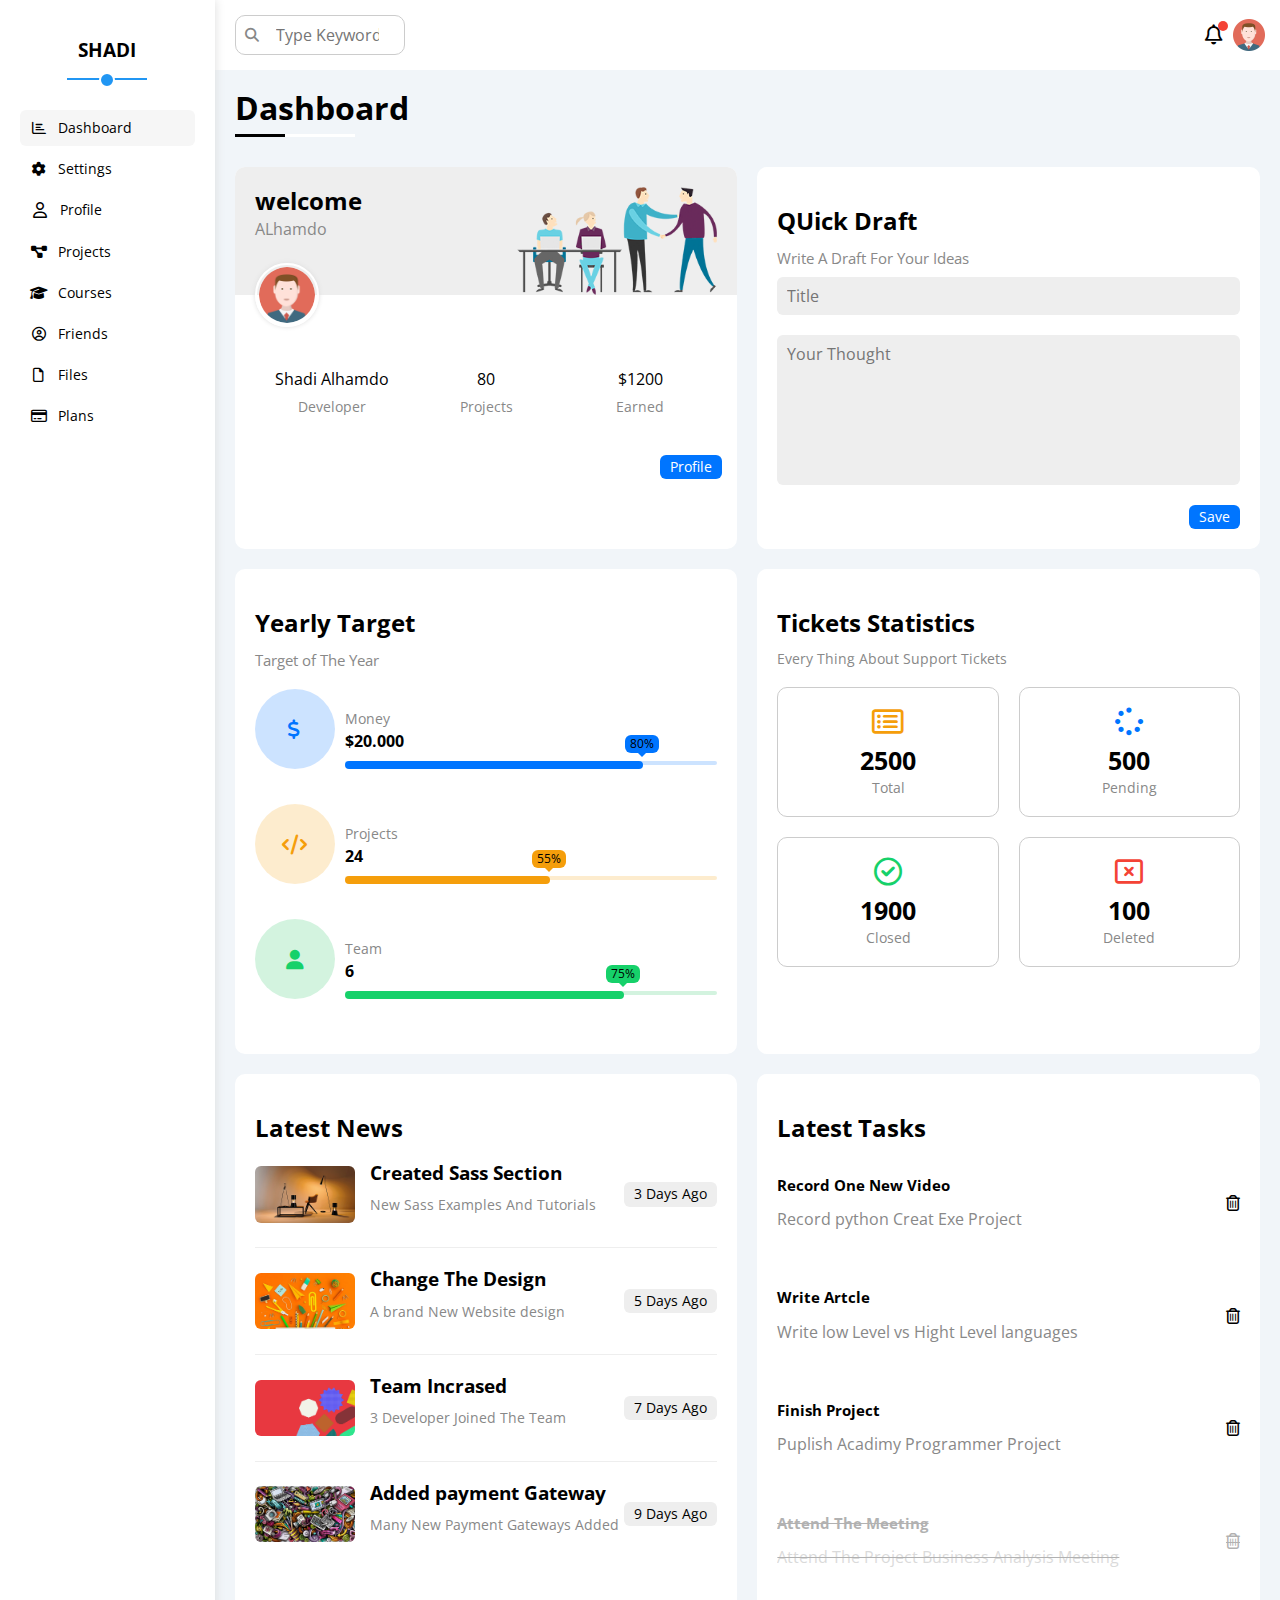
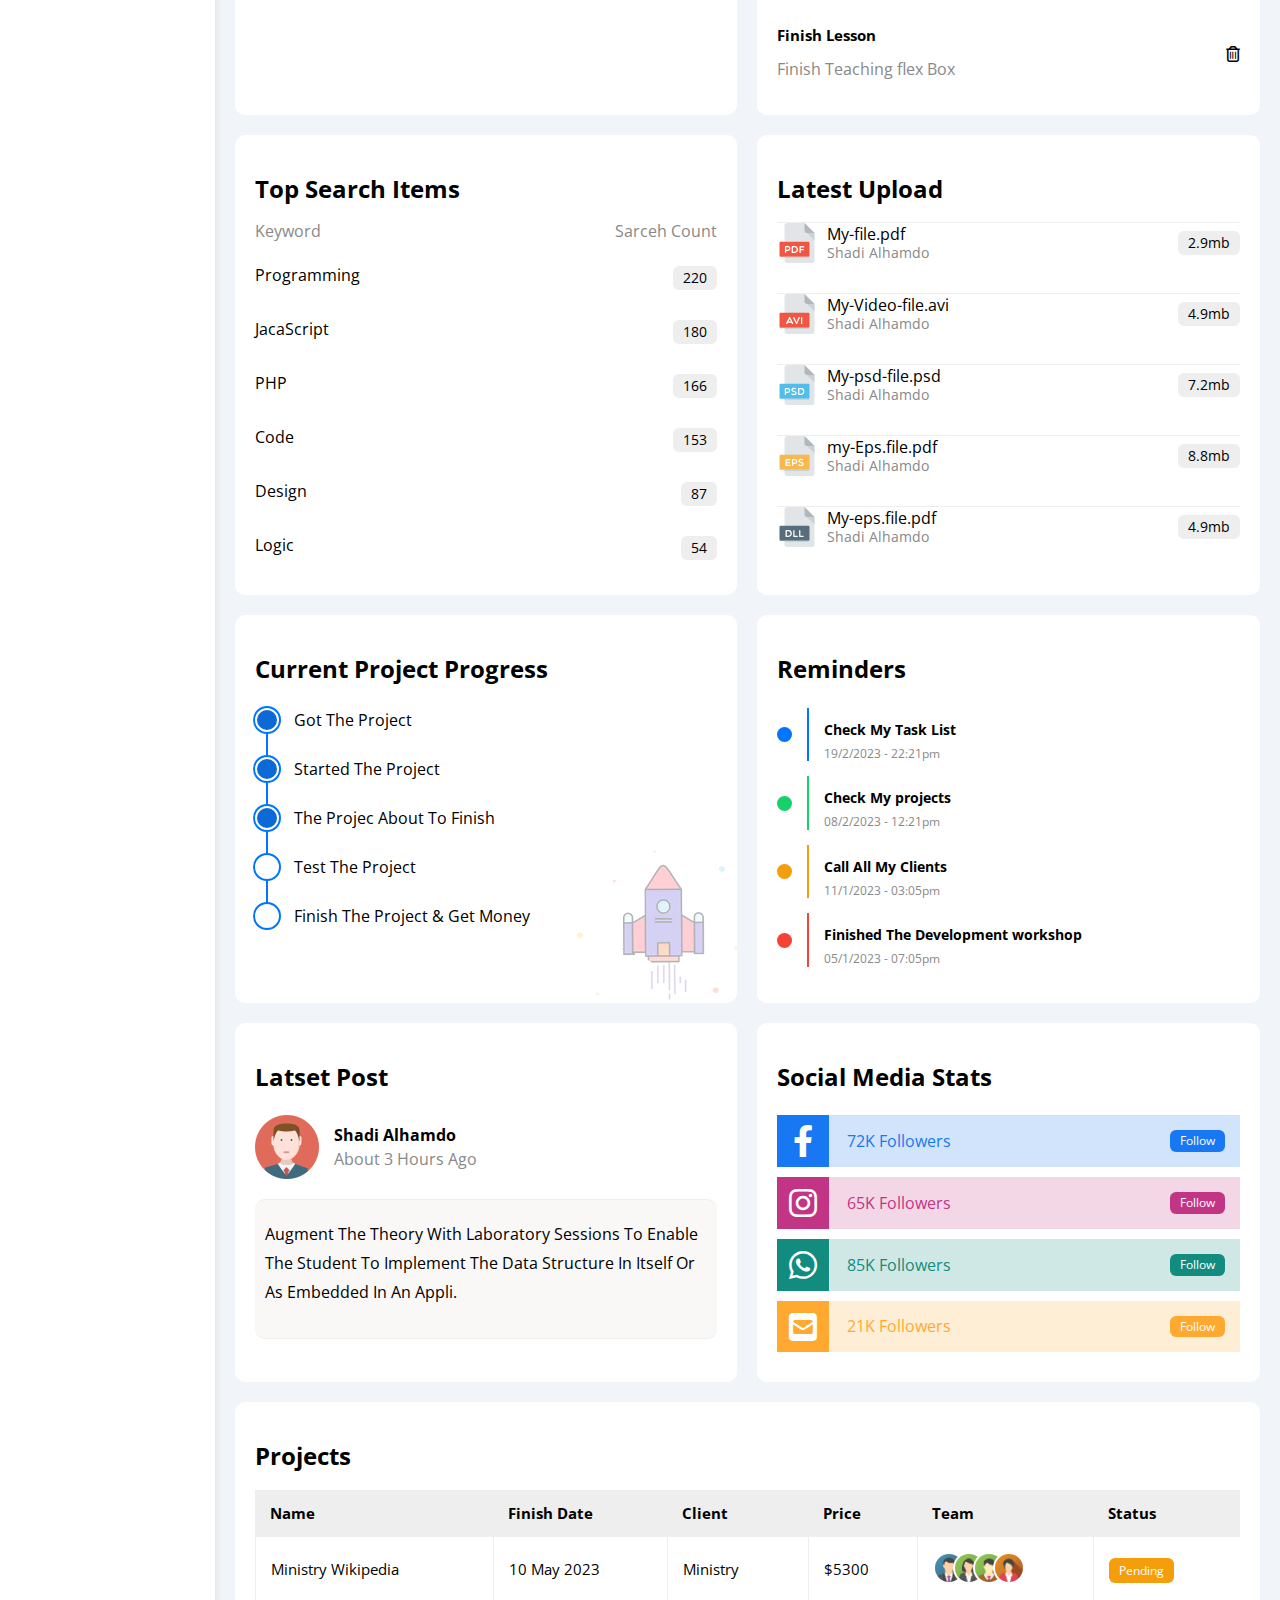
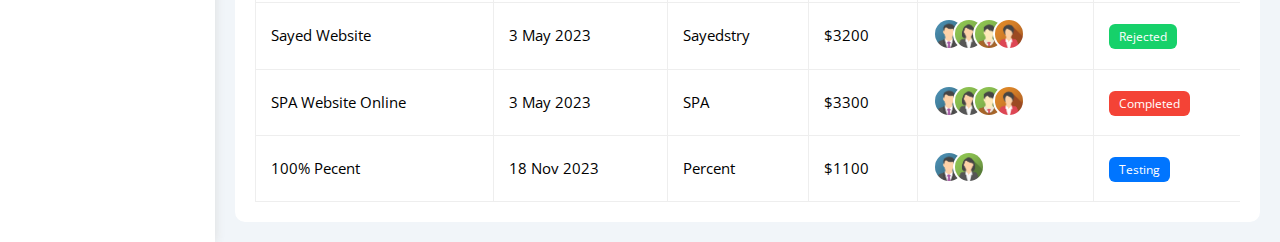
<file: index.html>
<!DOCTYPE html>
<html lang="en">
<head>
    <meta charset="UTF-8">
    <meta http-equiv="X-UA-Compatible" content="IE=edge">
    <meta name="viewport" content="width=device-width, initial-scale=1.0">
        <!-- Normalize -->
        <link rel="stylesheet" href="css/normalize.css">

    <!-- Google Font -->
    <link rel="preconnect" href="https://fonts.googleapis.com">
    <link rel="preconnect" href="https://fonts.gstatic.com" crossorigin>
    <link href="https://fonts.googleapis.com/css2?family=Lora:wght@400;500;600;700&family=Open+Sans:ital,wght@0,300;0,400;0,700;0,800;1,300;1,400&family=Oswald:wght@200;300;400;500;600;700&family=PT+Sans:ital,wght@0,400;0,700;1,400;1,700&family=Poppins:wght@400;500;600;800;900&family=Work+Sans:wght@200;300;500;600;700;800&display=swap" rel="stylesheet">
     <!-- FontAwesome -->
     <link rel="stylesheet" href="css/all.min.css">
    <!-- Style For Pages -->
    <link rel="stylesheet" href="css/framework.css">
    <link rel="stylesheet" href="css/master.css">
    <title>Dashboard</title>
</head>
<body>
    <div class="page d-flex" >
        <div class="sidebar bg-white  p-20 p-relative">
            <h3 class="p-relative text-c mt-0">SHADI</h3>
            <ul>
                <li>
                    <a href="index.html" class="active d-flex align-center fs-14 c-black rad-6 p-10 mb-5">
                        <i class="fa-regular fa-chart-bar fa-fw"></i>
                        <span class="fs-14 ml-10 hide-mobile">Dashboard</span>
                    </a>
                </li>
                <li>
                    <a href="settings.html" class=" d-flex align-center fs-14 c-black rad-6 p-10 mb-5">
                        <i class="fa-solid  fa-gear fa-fw"></i>
                        <span class="fs-14 ml-10 hide-mobile">Settings</span>
                    </a>
                </li>
                <li>
                    <a href="profile.html" class=" d-flex align-center  c-black rad-6 p-10 mb-5">
                        <i class="fa-regular fa-user fa-fw"></i>
                        <span class="fs-14 ml-10 hide-mobile">Profile</span>
                    </a>
                </li>
                <li>
                    <a href="projects.html" class=" d-flex align-center fs-14 c-black rad-6 p-10 mb-5">
                        <i class="fa-solid fa-diagram-project fa-fw"></i>
                        <span class="fs-14 ml-10 hide-mobile">Projects</span>
                    </a>
                </li>
                <li>
                    <a href="courses.html" class=" d-flex align-center fs-14 c-black rad-6 p-10 mb-5">
                        <i class="fa-solid fa-graduation-cap fa-fw"></i>
                        <span class="fs-14 ml-10 hide-mobile">Courses</span>
                    </a>
                </li>
                <li>
                    <a href="friends.html" class=" d-flex align-center fs-14 c-black rad-6 p-10 mb-5">
                        <i class="fa-regular fa-circle-user fa-fw"></i>
                        <span class="fs-14 ml-10 hide-mobile">Friends</span>
                    </a>
                </li>
                <li>
                    <a href="files.html" class=" d-flex align-center fs-14 c-black rad-6 p-10 mb-5">
                        <i class="fa-regular fa-file fa-fw"></i>
                        <span class="fs-14 ml-10 hide-mobile">Files</span>
                    </a>
                </li>
                <li>
                    <a href="plans.html" class=" d-flex align-center fs-14 c-black rad-6 p-10 mb-5">
                        <i class="fa-regular fa-credit-card fa-fw"></i>
                        <span  class="fs-14 ml-10 hide-mobile">Plans</span>
                    </a>
                </li>
            </ul>
        </div>
        <div class="content w-full">
            <!-- Start Head -->
            <div class="head bg-white p-15 between-flex">
                <div class="search p-relative">
                    <input type="search" placeholder="Type Keyword" class="p-10">
                </div>
                <div class="icons d-flex align-center">
                    <span class="notification ml-5 p-relative">
                        <i class="fa-regular fa-bell fa-lg"></i>
                    </span>
                    <img src="images/avatar.png" alt="">
                </div>
            </div>
            <!-- End Head -->
            <h1 class="p-relative">Dashboard</h1>
            <div class="wrapper d-grid gap-20">
                <!-- Start Welcome wedgit -->
                <div class="welcome bg-white rad-10 text-c-mobile block-mobile ">
                    <div class="intro p-20 d-flex space-between bg-eee">
                        <div>
                           <h2 class="m-0 ">welcome</h2>
                           <p class="c-gray mt-5">ALhamdo</p>
                        </div>
                        <img src="images/welcome.png" alt="" class="hide-mobile">
                    </div>
                    <img src="images/avatar.png" alt="" class="avatar">
                    <div class="body text-c d-flex p-20 mt-20 mb-20 block-mobile">
                        <div>Shadi Alhamdo<span class="d-block c-gray fs-14 mt-10">Developer</span></div>
                        <div>80<span class="d-block c-gray fs-14 mt-10">Projects</span></div>
                        <div>$1200<span class="d-block c-gray fs-14 mt-10">Earned</span></div>
                    </div>
                    <a href="profile.html" class="visit d-block fs-14 rad-6 bg-blue w-fit btn-shape c-white">Profile</a>
                </div>
                <!-- End Welcome wedgit -->
                <!-- Start Quick Draft Wedgit-->
                <div class="quick-draft p-20 bg-white rad-10">
                    <h2 class="mt-0 mb-10 ">QUick Draft</h2>
                    <p class="mt-0 mb-10 c-gray fs-15">Write A Draft For Your Ideas</p>
                    <form>
                        <input class="d-block mb-20 w-full p-10 b-none bg-eee rad-6" type="text" placeholder="Title">
                        <textarea class="d-block mb-20 w-full p-10 b-none bg-eee rad-6" placeholder="Your Thought"></textarea>
                        <input class="save btn-shape d-block fs-14 bg-blue c-white b-none w-fit" type="submit" value="Save">
                    </form>
                </div>
                <!-- End Quick Draft Wedgit-->
                <!-- Start Target  -->
                <div class="target p-20 bg-white rad-10">
                    <h2 class="mt-0 mb-10">Yearly Target</h2>
                    <p class="mt-0 mb-20 c-gray fs-15">Target of The Year</p>
                    <div class="target-row mb-20 blue d-flex align-center">
                        <div class="icon center-flex mr-10">
                            <i class="fa-solid fa-dollar-sign fa-lg c-blue"></i>
                        </div>
                        <div class="details">
                            <span class="fs-14 c-gray">Money</span>
                            <span class="d-block mt-5 mb-10 fw-bold">$20.000</span>
                            <div class="progress p-relative rad-6" >
                                <span style="width:80% "class="blue btn-shape bg-blue ">
                                    <span class="bg-blue">80%</span>
                                </span>
                            </div>
                        </div>
                    </div>
                    <div class="target-row mb-20 orange d-flex align-center">
                        <div class="icon center-flex mr-10">
                            <i class="fa-solid fa-code fa-lg c-orange"></i>
                        </div>
                        <div class="details">
                            <span class="fs-14 c-gray">Projects</span>
                            <span class="d-block mt-5 mb-10 fw-bold">24</span>
                            <div class="progress p-relative rad-6" >
                                <span style="width:55% "class="orange btn-shape bg-orange ">
                                    <span class="bg-orange">55%</span>
                                </span>
                            </div>
                        </div>
                    </div>
                    <div class="target-row mb-20 green d-flex align-center">
                        <div class="icon center-flex mr-10">
                            <i class="fa-solid fa-user fa-lg c-green"></i>
                        </div>
                        <div class="details">
                            <span class="fs-14 c-gray">Team</span>
                            <span class="d-block mt-5 mb-10 fw-bold">6</span>
                            <div class="progress p-relative rad-6" >
                                <span style="width:75% "class="green btn-shape bg-green">
                                    <span class="bg-green">75%</span>
                                </span>
                            </div>
                        </div>
                    </div>
                </div>
                <!-- End Target  -->
                <!-- Start Tickets widget -->
                <div class="tickets p-20 bg-white rad-10">
                    <h2 class="mt-0 mb-10 ">Tickets Statistics</h2>
                    <p class="mt-0 mb-20 c-gray fs-14">Every Thing About Support Tickets</p>
                    <div class="d-flex text-c gap-20 f-wrap">
                        <div class="box p-20 rad-10 fs-14 c-gray">
                            <i class="fa-regular fa-rectangle-list fa-2x mb-10 c-orange"></i>
                            <span class="d-block c-black fw-bold fs-25 mb-5">2500</span>
                            Total

                        </div>
                        <div class="box p-20 rad-10 fs-14 c-gray">
                            <i class="fa-solid fa-spinner fa-2x mb-10 c-blue"></i>
                            <span class="d-block c-black fw-bold fs-25 mb-5">500</span>
                            Pending

                        </div>
                        <div class="box p-20 rad-10 fs-14 c-gray">
                            <i class="fa-regular fa-circle-check fa-2x mb-10 c-green"></i>
                            <span class="d-block c-black fw-bold fs-25 mb-5">1900</span>
                            Closed

                        </div>
                        <div class="box p-20 rad-10 fs-14 c-gray">
                            <i class="fa-regular fa-rectangle-xmark fa-2x mb-10 c-red"></i>
                            <span class="d-block c-black fw-bold fs-25 mb-5">100</span>
                            Deleted

                        </div>
                    </div>
                </div>
                <!-- End Tickets widget -->
                <!-- Start Latest widget -->
                <div class="latest-news p-20 bg-white rad-10 text-c-mobile">
                    <h2 class="mt-0 mb-20">Latest News</h2>
                    <div class="news-row d-flex block-mobile align-center">
                        <img src="images/news-01.png" alt="">
                        <div class="info">
                            <h3>Created Sass Section</h3>
                            <p class="mt-0 fs-14 c-gray">New Sass Examples And Tutorials</p>
                        </div>
                        <div class="btn-shape bg-eee fs-14 lable">
                            3 Days Ago
                        </div>
                    </div>
                    <div class="news-row d-flex block-mobile align-center">
                        <img src="images/news-02.png" alt="">
                        <div class="info">
                            <h3>Change The Design </h3>
                            <p class="mt-0 fs-14 c-gray">A brand New Website design</p>
                        </div>
                        <div class="btn-shape bg-eee fs-14 lable">
                            5 Days Ago
                        </div>
                    </div>
                    <div class="news-row d-flex block-mobile align-center">
                        <img src="images/news-03.png" alt="">
                        <div class="info">
                            <h3>Team Incrased </h3>
                            <p class="mt-0 fs-14 c-gray">3 Developer Joined The Team</p>
                        </div>
                        <div class="btn-shape bg-eee fs-14 lable">
                           7 Days Ago
                        </div>
                    </div>
                    <div class="news-row d-flex block-mobile align-center">
                        <img src="images/news-04.png" alt="">
                        <div class="info">
                            <h3>Added payment Gateway </h3>
                            <p class="mt-0 fs-14 c-gray">Many New Payment Gateways Added</p>
                        </div>
                        <div class="btn-shape bg-eee fs-14 lable">
                           9 Days Ago
                        </div>
                    </div>
                </div>
                <!-- End Latest widget -->
                <!-- Start Tasks -->
                <div class="tasks p-20 bg-white rad-10">
                    <h2 class="mt-0 mb-20">Latest Tasks</h2>
                    <div class="task-row d-flex between-flex">
                        <div class="info">
                            <h3 class="mt-0 mb-5 fs-15">Record One New Video</h3>
                            <p class="mt-0 c-gray">Record python Creat Exe Project</p>
                        </div>
                        <i class="fa-regular fa-trash-can delete"></i>
                    </div>
                    <div class="task-row d-flex between-flex">
                        <div class="info">
                            <h3 class="mt-0 mb-5 fs-15">Write  Artcle</h3>
                            <p class="mt-0 c-gray">Write low Level vs Hight Level languages</p>
                        </div>
                        <i class="fa-regular fa-trash-can delete"></i>
                    </div>
                    <div class="task-row d-flex between-flex">
                        <div class="info">
                            <h3 class="mt-0 mb-5 fs-15">Finish Project</h3>
                            <p class="mt-0 c-gray">Puplish Acadimy Programmer Project</p>
                        </div>
                        <i class="fa-regular fa-trash-can delete"></i>
                    </div>
                    <div class="task-row d-flex between-flex done">
                        <div class="info">
                            <h3 class="mt-0 mb-5 fs-15">Attend The Meeting</h3>
                            <p class="mt-0 c-gray">Attend The  Project Business Analysis Meeting </p>
                        </div>
                        <i class="fa-regular fa-trash-can delete"></i>
                    </div>
                    <div class="task-row d-flex between-flex">
                        <div class="info">
                            <h3 class="mt-0 mb-5 fs-15">Finish Lesson</h3>
                            <p class="mt-0 c-gray">Finish Teaching flex Box</p>
                        </div>
                        <i class="fa-regular fa-trash-can delete"></i>
                    </div>
                </div>
                <!-- End Tasks -->
                <!-- Start Top Search Widget -->
                <div class="search-item  p-20 bg-white rad-10">
                    <h2 class=" mt-0 mb-20">Top Search Items</h2>
                    <div class="items-head d-flex space-between c-gray mb-10">
                        <div class="c-gray" >Keyword</div>
                        <div class="c-gray" >Sarceh Count</div>
                    </div>
                    <div class="items d-flex space-between pt-15 pb-15">
                        <span>Programming</span>
                        <span class="bg-eee  fs-14 btn-shape">220</span>
                    </div>
                    <div class="items d-flex space-between pt-15 pb-15">
                        <span>JacaScript</span>
                        <span class="bg-eee  fs-14 btn-shape">180</span>
                    </div>
                    <div class="items d-flex space-between pt-15 pb-15">
                        <span>PHP</span>
                        <span class="bg-eee  fs-14 btn-shape">166</span>
                    </div>
                    <div class="items d-flex space-between pt-15 pb-15">
                        <span>Code</span>
                        <span class="bg-eee  fs-14 btn-shape">153</span>
                    </div> <div class="items d-flex space-between pt-15 pb-15">
                        <span>Design</span>
                        <span class="bg-eee  fs-14 btn-shape">87</span>
                    </div>
                    <div class="items d-flex space-between pt-15 pb-15">
                        <span>Logic</span>
                        <span class="bg-eee  fs-14 btn-shape">54</span>
                        </div>
                </div> 
                <!-- End Top Search Widget -->
                   <!--Start Latest Upload -->
                   <div class="latest-uploads p-20 bg-white rad-10">
                    <h2 class=" mt-0 mb-20">Latest Upload</h2>
                    <ul >
                        <li class="between-flex  pb-10 mb-10 mb-10">
                            <div class="d-flex align-center">
                                <img class="mr-10" src="images/pdf.svg">
                                <div>
                                    <span class="d-block">My-file.pdf</span>
                                    <span class="fs-14 c-gray">Shadi Alhamdo</span>
                                </div>
                            </div>
                            <div class="bg-eee btn-shape fs-14">
                                2.9mb
                            </div>
                        </li>
                        <li class="between-flex  pb-10 mb-10">
                            <div class="d-flex align-center">
                                <img class="mr-10" src="images/avi.svg">
                                <div>
                                    <span class="d-block">My-Video-file.avi</span>
                                    <span class="fs-14 c-gray">Shadi Alhamdo</span>
                                </div>
                            </div>
                            <div class="bg-eee btn-shape fs-14">
                                4.9mb
                            </div>
                        </li>
                        <li class="between-flex  pb-10 mb-10">
                            <div class="d-flex align-center">
                                <img class="mr-10" src="images/psd.svg">
                                <div>
                                    <span class="d-block">My-psd-file.psd</span>
                                    <span class="fs-14 c-gray">Shadi Alhamdo</span>
                                </div>
                            </div>
                            <div class="bg-eee btn-shape fs-14">
                                7.2mb
                            </div>
                        </li>
                        <li class="between-flex  pb-10 mb-10">
                            <div class="d-flex align-center">
                                <img class="mr-10" src="images/eps.svg">
                                <div>
                                    <span class="d-block">my-Eps.file.pdf</span>
                                    <span class="fs-14 c-gray">Shadi Alhamdo</span>
                                </div>
                            </div>
                            <div class="bg-eee btn-shape fs-14">
                                8.8mb
                            </div>
                        </li>
                        <li class="between-flex  pb-10 mb-10">
                            <div class="d-flex align-center">
                                <img class="mr-10" src="images/dll.svg">
                                <div>
                                    <span class="d-block">My-eps.file.pdf</span>
                                    <span class="fs-14 c-gray">Shadi Alhamdo</span>
                                </div>
                            </div>
                            <div class="bg-eee btn-shape fs-14">
                                4.9mb
                            </div>
                        </li>
                    </ul>
                </div>
                <!--End Latest Upload -->
                <!-- Start Last Project -->
                <div class="last-project p-relative  p-20 bg-white rad-10">
                    <h2 class="mt-0 mb-20">Current Project Progress</h2>
                    <ul class="m-0 p-relative">
                        <li class="mt-25 d-flex align-center done">Got The Project</li>
                        <li class="mt-25 d-flex align-center done">Started The Project</li>
                        <li class="mt-25 d-flex align-center done">The Projec About To Finish</li>
                        <li class="mt-25 d-flex align-center current">Test The Project </li>
                        <li class="mt-25 d-flex align-center ">Finish The Project & Get Money</li>
                    </ul>
                    <img class="launch-icon hide-mobile" src="images/project.png" alt="">
                </div>
                <!-- End Last Project -->
                <!-- Start Reminders Widget -->
                <div class="reminders  p-relative  p-20 bg-white rad-10">
                    <h2 class="mt-0 mb-25">Reminders</h2>
                    <ul >
                        <li class="d-flex align-center mt-15 ">
                            <span class="key bg-blue mr-15 d-block rad-half"></span>
                            <div class="pl-15 blue">
                                <p class="fs-14 fw-bold mt-0 mb-5">Check My Task List</p>
                                <span class="fs-12 c-gray">19/2/2023 - 22:21pm</span>
                            </div>
                        </li>
                        <li class="d-flex align-center mt-15 ">
                            <span class="key bg-green mr-15 d-block rad-half"></span>
                            <div class="pl-15 green">
                                <p class="fs-14 fw-bold mt-0 mb-5">Check My projects</p>
                                <span class="fs-12 c-gray">08/2/2023 - 12:21pm</span>
                            </div>
                        </li>
                        <li class="d-flex align-center mt-15 ">
                            <span class="key bg-orange mr-15 d-block rad-half"></span>
                            <div class="pl-15 orange">
                                <p class="fs-14 fw-bold mt-0 mb-5">Call All My Clients</p>
                                <span class="fs-12 c-gray">11/1/2023 - 03:05pm</span>
                            </div>
                        </li>
                        <li class="d-flex align-center mt-15 ">
                            <span class="key bg-red mr-15 d-block rad-half"></span>
                            <div class="pl-15 red">
                                <p class="fs-14 fw-bold mt-0 mb-5">Finished The Development workshop</p>
                                <span class="fs-12 c-gray">05/1/2023 - 07:05pm</span>
                            </div>
                        </li>
                    </ul>
                </div>
                <!-- End Reminders Widget -->
                <!-- Start Latest Post -->
                <div class="latest-post  p-relative  p-20 bg-white rad-10">
                    <h2 class="mt-0 mb-25">Latset Post</h2>
                    <div class="top d-flex align-center">
                        <img class="avatar mr-15" src="images/avatar.png" >
                        <div class="info">
                            <span class="d-block mb-5 fw-bold">Shadi Alhamdo</span>
                            <span class="c-gray">About 3 Hours Ago  </span>
                        </div>
                    </div>
                    <div class="post-content text-c-mobile pt-20 mt-20 mb-20 p-10 rad-10">
                        Augment the theory with laboratory sessions to enable the student to
                        implement the data structure in itself or as embedded in an appli.
                    </div>  
                    
                </div>
                <!-- end Latest Post -->
                <!-- Start Social Media -->
                <div class="social-media  p-relative  p-20 bg-white rad-10">
                    <h2 class="mt-0 mb-25">Social Media Stats</h2>
                    <div class="box facebook p-15 p-relative mb-10 between-flex">
                        <i class="fab fa-facebook-f fa-2x c-white h-full center-flex"></i>
                        <span>72K Followers</span>
                        <a class="fs-12 c-white bg-blue btn-shape"href="https://www.facebook.com/profile.php?id=100008293668112&mibextid=ZbWKwL">Follow</a>
                    </div>
                    <div class="box instagram p-15 p-relative mb-10 between-flex">
                        <i class="fab fa-instagram fa-2x c-white h-full center-flex"></i>
                        <span>65K Followers</span>
                        <a class="fs-12 c-white bg-blue btn-shape"href="https://instagram.com/shadi_alhamdo?igshid=ZDdkNTZiNTM=">Follow</a>
                    </div>
                    <div class="box whatsapp p-15 p-relative mb-10 between-flex">
                        <i class="fab fa-whatsapp fa-2x c-white h-full center-flex"></i>
                        <span>85K Followers</span>
                        <a class="fs-12 c-white bg-blue btn-shape"href="https://wa.me/qr/MMILXYAFF7LFE1">Follow</a>
                    </div>
                    <div class="box mail p-15 p-relative mb-10 between-flex">
                        <i class="fa-solid fa-square-envelope fa-2x c-white h-full center-flex"></i>
                        <span>21K Followers</span>
                        <a class="fs-12 c-white bg-blue btn-shape"href="https://www.shadi998@gmail.com">Follow</a>
                    </div>
                </div>
                <!-- End Social Media -->
            </div>
               <!-- STart Project Table -->
               <div class="projects p-20 bg-white rad-10 m-20">
                <h2 class="mt-0 mb-20">Projects</h2>
                <div class="responsive-table">
                    <table class="fs-15 w-full">
                        <thead>
                           <tr>
                            <td>Name</td>
                            <td>Finish Date</td>
                            <td>Client</td>
                            <td>Price</td>
                            <td>Team</td>
                            <td>Status</td>
                           </tr>
                        </thead>
                        <tbody>
                       <tr>
                        <td>Ministry Wikipedia</td>
                        <td>10 May 2023</td>
                        <td>Ministry</td>
                        <td>$5300</td>
                        <td>
                            <img src="images/team-01.png" alt="">
                            <img src="images/team-02.png" alt="">
                            <img src="images/team-03.png" alt="">
                            <img src="images/team-04.png" alt="">
                        </td>
                        <td> <span class="lable fs-12 bg-orange c-white btn-shape">Pending</span></td>
                       </tr>
                       <tr>
                        <td>Sayed Website</td>
                        <td>3 May 2023</td>
                        <td>Sayedstry</td>
                        <td>$3200</td>
                        <td>
                            <img src="images/team-01.png" alt="">
                            <img src="images/team-02.png" alt="">
                            <img src="images/team-03.png" alt="">
                            <img src="images/team-04.png" alt="">
                        </td>
                        <td> <span class="lable fs-12 bg-green c-white btn-shape">Rejected</span></td>
                       </tr>
                       <tr>
                        <td>SPA Website Online</td>
                        <td>3 May 2023</td>
                        <td>SPA</td>
                        <td>$3300</td>
                        <td>
                            <img src="images/team-01.png" alt="">
                            <img src="images/team-02.png" alt="">
                            <img src="images/team-03.png" alt="">
                            <img src="images/team-04.png" alt="">
                        </td>
                        <td> <span class="lable fs-12 bg-red c-white btn-shape">Completed</span></td>
                       </tr>
                         <tr>
                        <td>100% Pecent</td>
                        <td>18 Nov 2023</td>
                        <td>Percent</td>
                        <td>$1100</td>
                        <td>
                            <img src="images/team-01.png" alt="">
                            <img src="images/team-02.png" alt="">
                        </td>
                        <td> <span class="lable fs-12 bg-blue c-white btn-shape">Testing</span></td>
                       </tr>
                        </tbody>
                    </table>
                </div>
               </div>
               <!-- End Project Table -->
             
            </div>
        </div>
        
    </div>
</body>
</html>
</file>
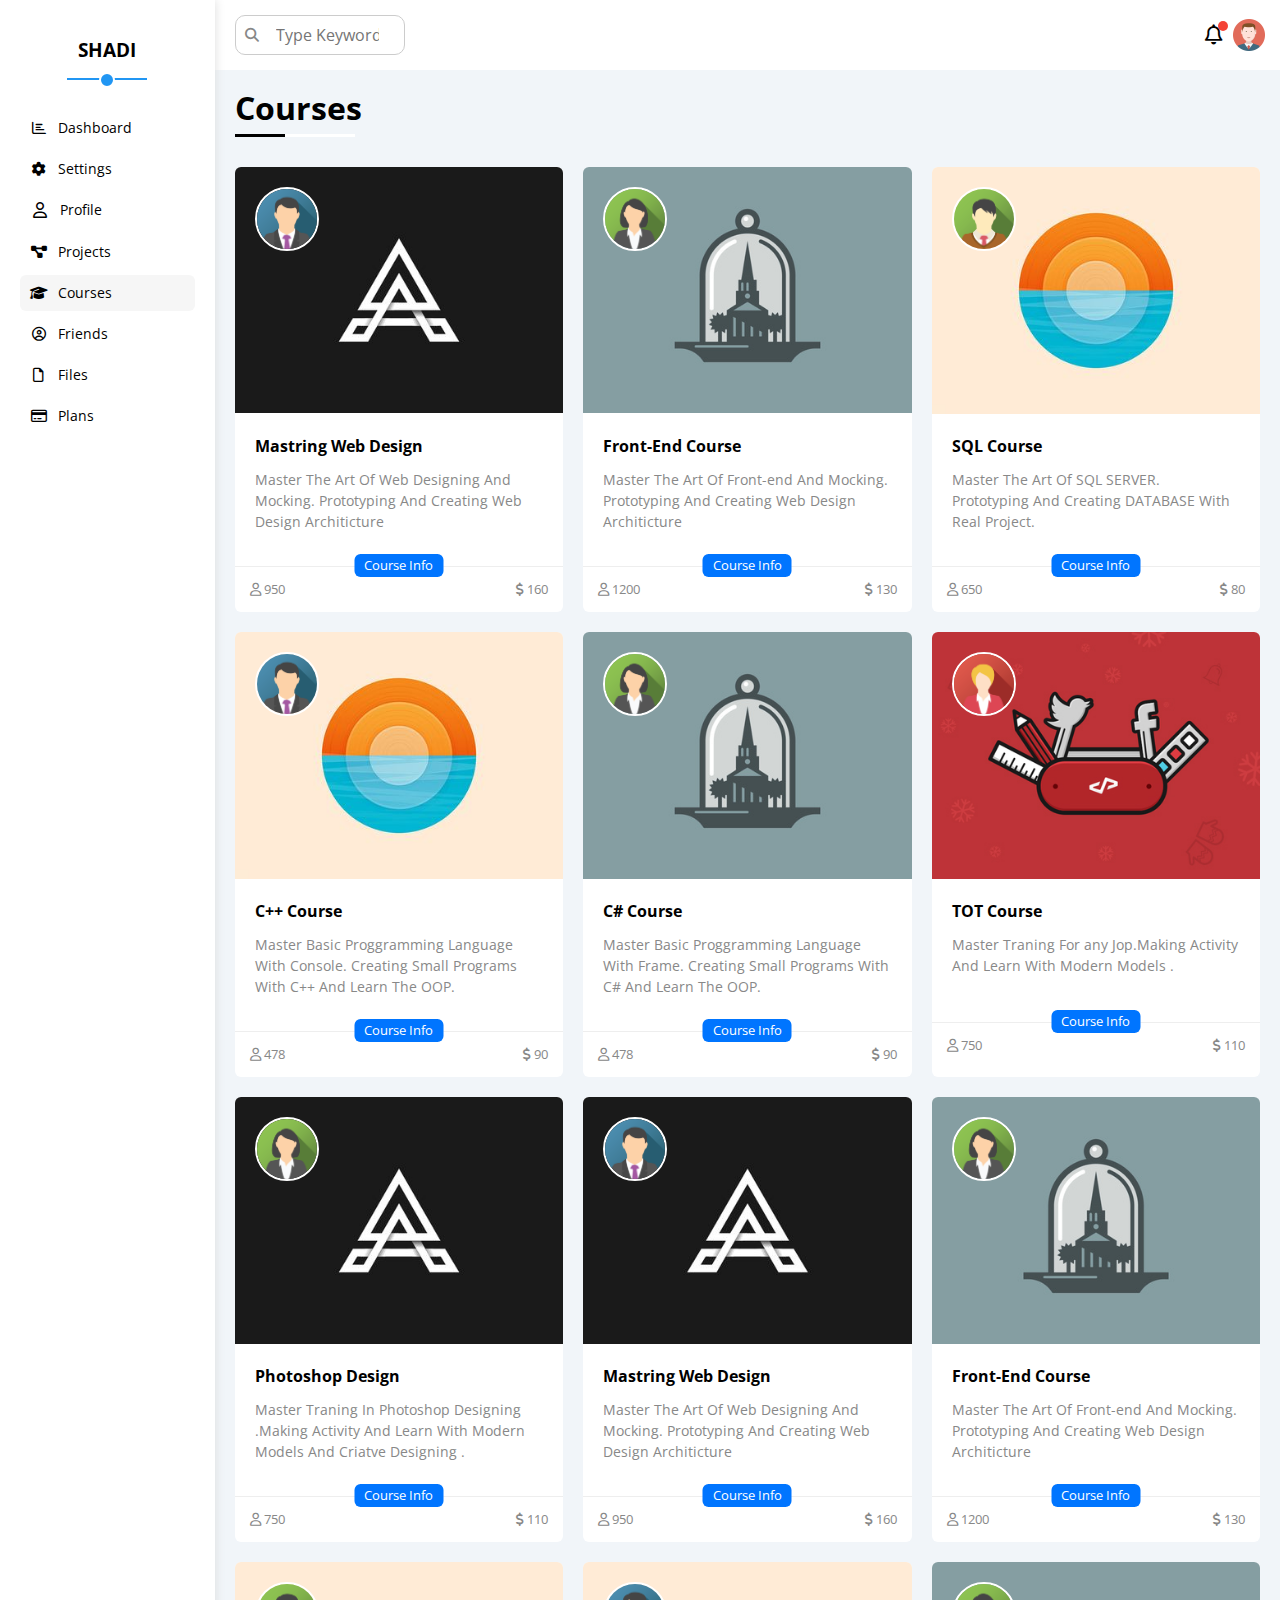
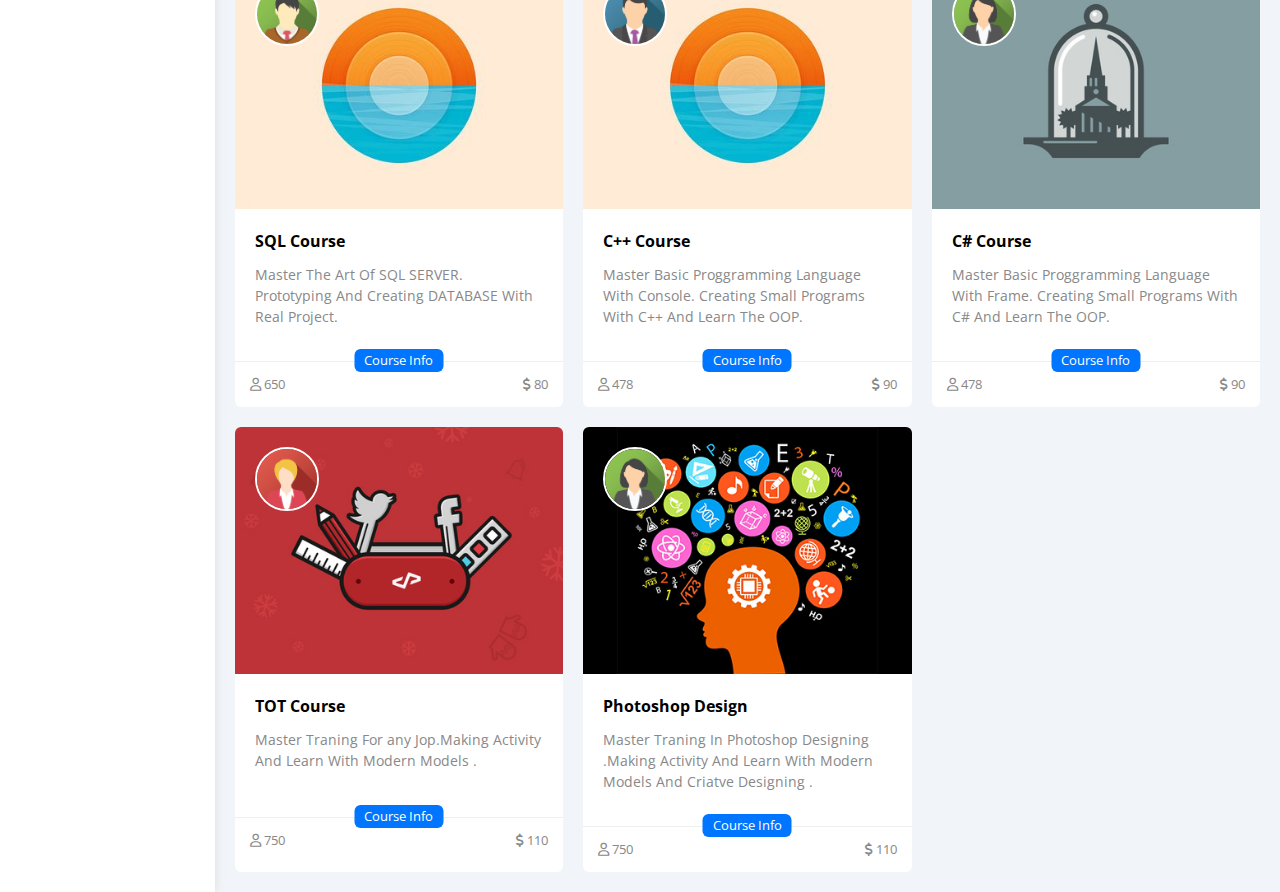
<file: courses.html>
<!DOCTYPE html>
<html lang="en">
<head>
    <meta charset="UTF-8">
    <meta http-equiv="X-UA-Compatible" content="IE=edge">
    <meta name="viewport" content="width=device-width, initial-scale=1.0">
        <!-- Normalize -->
        <link rel="stylesheet" href="css/normalize.css">

    <!-- Google Font -->
    <link rel="preconnect" href="https://fonts.googleapis.com">
    <link rel="preconnect" href="https://fonts.gstatic.com" crossorigin>
    <link href="https://fonts.googleapis.com/css2?family=Lora:wght@400;500;600;700&family=Open+Sans:ital,wght@0,300;0,400;0,700;0,800;1,300;1,400&family=Oswald:wght@200;300;400;500;600;700&family=PT+Sans:ital,wght@0,400;0,700;1,400;1,700&family=Poppins:wght@400;500;600;800;900&family=Work+Sans:wght@200;300;500;600;700;800&display=swap" rel="stylesheet">
     <!-- FontAwesome -->
     <link rel="stylesheet" href="css/all.min.css">
    <!-- Style For Pages -->
    <link rel="stylesheet" href="css/framework.css">
    <link rel="stylesheet" href="css/master.css">
    <title>Courses</title>
</head>
<body>
<div class="page d-flex" >
            <div class="sidebar bg-white  p-20 p-relative">
                <h3 class="p-relative text-c mt-0">SHADI</h3>
                <ul>
                    <li>
                        <a href="index.html" class=" d-flex align-center fs-14 c-black rad-6 p-10 mb-5">
                            <i class="fa-regular fa-chart-bar fa-fw"></i>
                            <span class="fs-14 ml-10 hide-mobile">Dashboard</span>
                        </a>
                    </li>
                    <li>
                        <a href="settings.html" class="d-flex align-center fs-14 c-black rad-6 p-10 mb-5">
                            <i class="fa-solid  fa-gear fa-fw"></i>
                            <span class="fs-14 ml-10 hide-mobile">Settings</span>
                        </a>
                    </li>
                    <li>
                        <a href="profile.html" class=" d-flex align-center  c-black rad-6 p-10 mb-5">
                            <i class="fa-regular fa-user fa-fw"></i>
                            <span class="fs-14 ml-10 hide-mobile">Profile</span>
                        </a>
                    </li>
                    <li>
                        <a href="projects.html" class="  d-flex align-center fs-14 c-black rad-6 p-10 mb-5">
                            <i class="fa-solid fa-diagram-project fa-fw"></i>
                            <span class="fs-14 ml-10 hide-mobile">Projects</span>
                        </a>
                    </li>
                    <li>
                        <a href="courses.html" class="active d-flex align-center fs-14 c-black rad-6 p-10 mb-5">
                            <i class="fa-solid fa-graduation-cap fa-fw"></i>
                            <span class="fs-14 ml-10 hide-mobile">Courses</span>
                        </a>
                    </li>
                    <li>
                        <a href="friends.html" class=" d-flex align-center fs-14 c-black rad-6 p-10 mb-5">
                            <i class="fa-regular fa-circle-user fa-fw"></i>
                            <span class="fs-14 ml-10 hide-mobile">Friends</span>
                        </a>
                    </li>
                    <li>
                        <a href="files.html" class=" d-flex align-center fs-14 c-black rad-6 p-10 mb-5">
                            <i class="fa-regular fa-file fa-fw"></i>
                            <span class="fs-14 ml-10 hide-mobile">Files</span>
                        </a>
                    </li>
                    <li>
                        <a href="plans.html" class=" d-flex align-center fs-14 c-black rad-6 p-10 mb-5">
                            <i class="fa-regular fa-credit-card fa-fw"></i>
                            <span  class="fs-14 ml-10 hide-mobile">Plans</span>
                        </a>
                    </li>
                </ul>
            </div>
    <div class="content w-full">
            <!-- Start Head -->
            <div class="head bg-white p-15 between-flex">
                <div class="search p-relative">
                    <input type="search" placeholder="Type Keyword" class="p-10">
                </div>
                <div class="icons d-flex align-center">
                    <span class="notification ml-5 p-relative">
                        <i class="fa-regular fa-bell fa-lg"></i>
                    </span>
                    <img src="images/avatar.png" alt="">
                </div>
            </div>
            <!-- End Head -->
            <h1 class="p-relative">Courses</h1>
            <div class="courses-page  d-grid m-20 gap-20">
                <div class="course bg-white rad-6 p-relative">
                    <img class="cover" src="images/course-01.jpg" >
                    <img class="instructor" src="images/team-01.png" >
                    <div class="p-20">
                        <h4 class="m-0">Mastring Web Design</h4>
                        <p class="description c-gray mst-15 fs-14">
                            Master The Art Of Web Designing And Mocking. Prototyping And Creating Web Design Architicture
                        </p>
                    </div>
                    <div class="info p-15 p-relative between-flex">
                        <span class="title bg-blue c-white btn-shape">Course Info</span>
                        <span class="c-gray">
                            <i class="fa-regular fa-user"></i>
                            950
                        </span>
                        <span class="c-gray">
                            <i class="fa-solid fa-dollar-sign"></i>
                           160
                        </span>
                    </div>
                </div>

                <div class="course bg-white rad-6 p-relative">
                    <img class="cover" src="images/course-04.jpg" >
                    <img class="instructor" src="images/team-02.png" >
                    <div class="p-20">
                        <h4 class="m-0">Front-End Course</h4>
                        <p class="description c-gray mst-15 fs-14">
                            Master The Art Of Front-end And Mocking. Prototyping And Creating Web Design Architicture
                        </p>
                    </div>
                    <div class="info p-15 p-relative between-flex">
                        <span class="title bg-blue c-white btn-shape">Course Info</span>
                        <span class="c-gray">
                            <i class="fa-regular fa-user"></i>
                           1200
                        </span>
                        <span class="c-gray">
                            <i class="fa-solid fa-dollar-sign"></i>
                           130
                        </span>
                    </div>
                </div>

                <div class="course bg-white rad-6 p-relative">
                    <img class="cover" src="images/course-03.jpg" >
                    <img class="instructor" src="images/team-03.png" >
                    <div class="p-20">
                        <h4 class="m-0">SQL Course</h4>
                        <p class="description c-gray mst-15 fs-14">
                            Master The Art Of SQL SERVER. Prototyping And Creating DATABASE With Real Project.
                        </p>
                    </div>
                    <div class="info p-15 p-relative between-flex">
                        <span class="title bg-blue c-white btn-shape">Course Info</span>
                        <span class="c-gray">
                            <i class="fa-regular fa-user"></i>
                           650
                        </span>
                        <span class="c-gray">
                            <i class="fa-solid fa-dollar-sign"></i>
                           80
                        </span>
                    </div>
                </div>

                <div class="course bg-white rad-6 p-relative">
                    <img class="cover" src="images/course-03.jpg" >
                    <img class="instructor" src="images/team-01.png" >
                    <div class="p-20">
                        <h4 class="m-0">C++ Course</h4>
                        <p class="description c-gray mst-15 fs-14">
                            Master Basic Proggramming Language With Console. Creating Small Programs With C++ And Learn The OOP.
                        </p>
                    </div>
                    <div class="info p-15 p-relative between-flex">
                        <span class="title bg-blue c-white btn-shape">Course Info</span>
                        <span class="c-gray">
                            <i class="fa-regular fa-user"></i>
                           478
                        </span>
                        <span class="c-gray">
                            <i class="fa-solid fa-dollar-sign"></i>
                           90
                        </span>
                    </div>
                </div>

                <div class="course bg-white rad-6 p-relative">
                    <img class="cover" src="images/course-04.jpg" >
                    <img class="instructor" src="images/team-02.png" >
                    <div class="p-20">
                        <h4 class="m-0">C# Course</h4>
                        <p class="description c-gray mst-15 fs-14">
                            Master Basic Proggramming Language With Frame. Creating Small Programs With C# And Learn The OOP.
                        </p>
                    </div>
                    <div class="info p-15 p-relative between-flex">
                        <span class="title bg-blue c-white btn-shape">Course Info</span>
                        <span class="c-gray">
                            <i class="fa-regular fa-user"></i>
                           478
                        </span>
                        <span class="c-gray">
                            <i class="fa-solid fa-dollar-sign"></i>
                           90
                        </span>
                    </div>
                </div>

                <div class="course bg-white rad-6 p-relative">
                    <img class="cover" src="images/course-05.jpg" >
                    <img class="instructor" src="images/team-05.png" >
                    <div class="p-20">
                        <h4 class="m-0">TOT Course</h4>
                        <p class="description c-gray mst-15 fs-14">
                            Master Traning  For any Jop.Making Activity And Learn With Modern Models .
                        </p>
                    </div>
                    <div class="info p-15 p-relative between-flex">
                        <span class="title bg-blue c-white btn-shape">Course Info</span>
                        <span class="c-gray">
                            <i class="fa-regular fa-user"></i>
                          750
                        </span>
                        <span class="c-gray">
                            <i class="fa-solid fa-dollar-sign"></i>
                           110
                        </span>
                    </div>
                </div>

                <div class="course bg-white rad-6 p-relative">
                    <img class="cover" src="images/course-01.jpg" >
                    <img class="instructor" src="images/team-02.png" >
                    <div class="p-20">
                        <h4 class="m-0">Photoshop Design</h4>
                        <p class="description c-gray mst-15 fs-14">
                            Master Traning In Photoshop Designing  .Making Activity And Learn With Modern Models And Criatve Designing .
                        </p>
                    </div>
                    <div class="info p-15 p-relative between-flex">
                        <span class="title bg-blue c-white btn-shape">Course Info</span>
                        <span class="c-gray">
                            <i class="fa-regular fa-user"></i>
                          750
                        </span>
                        <span class="c-gray">
                            <i class="fa-solid fa-dollar-sign"></i>
                           110
                        </span>
                    </div>
                </div>
                <div class="course bg-white rad-6 p-relative">
                    <img class="cover" src="images/course-01.jpg" >
                    <img class="instructor" src="images/team-01.png" >
                    <div class="p-20">
                        <h4 class="m-0">Mastring Web Design</h4>
                        <p class="description c-gray mst-15 fs-14">
                            Master The Art Of Web Designing And Mocking. Prototyping And Creating Web Design Architicture
                        </p>
                    </div>
                    <div class="info p-15 p-relative between-flex">
                        <span class="title bg-blue c-white btn-shape">Course Info</span>
                        <span class="c-gray">
                            <i class="fa-regular fa-user"></i>
                            950
                        </span>
                        <span class="c-gray">
                            <i class="fa-solid fa-dollar-sign"></i>
                           160
                        </span>
                    </div>
                </div>

                <div class="course bg-white rad-6 p-relative">
                    <img class="cover" src="images/course-04.jpg" >
                    <img class="instructor" src="images/team-02.png" >
                    <div class="p-20">
                        <h4 class="m-0">Front-End Course</h4>
                        <p class="description c-gray mst-15 fs-14">
                            Master The Art Of Front-end And Mocking. Prototyping And Creating Web Design Architicture
                        </p>
                    </div>
                    <div class="info p-15 p-relative between-flex">
                        <span class="title bg-blue c-white btn-shape">Course Info</span>
                        <span class="c-gray">
                            <i class="fa-regular fa-user"></i>
                           1200
                        </span>
                        <span class="c-gray">
                            <i class="fa-solid fa-dollar-sign"></i>
                           130
                        </span>
                    </div>
                </div>

                <div class="course bg-white rad-6 p-relative">
                    <img class="cover" src="images/course-03.jpg" >
                    <img class="instructor" src="images/team-03.png" >
                    <div class="p-20">
                        <h4 class="m-0">SQL Course</h4>
                        <p class="description c-gray mst-15 fs-14">
                            Master The Art Of SQL SERVER. Prototyping And Creating DATABASE With Real Project.
                        </p>
                    </div>
                    <div class="info p-15 p-relative between-flex">
                        <span class="title bg-blue c-white btn-shape">Course Info</span>
                        <span class="c-gray">
                            <i class="fa-regular fa-user"></i>
                           650
                        </span>
                        <span class="c-gray">
                            <i class="fa-solid fa-dollar-sign"></i>
                           80
                        </span>
                    </div>
                </div>

                <div class="course bg-white rad-6 p-relative">
                    <img class="cover" src="images/course-03.jpg" >
                    <img class="instructor" src="images/team-01.png" >
                    <div class="p-20">
                        <h4 class="m-0">C++ Course</h4>
                        <p class="description c-gray mst-15 fs-14">
                            Master Basic Proggramming Language With Console. Creating Small Programs With C++ And Learn The OOP.
                        </p>
                    </div>
                    <div class="info p-15 p-relative between-flex">
                        <span class="title bg-blue c-white btn-shape">Course Info</span>
                        <span class="c-gray">
                            <i class="fa-regular fa-user"></i>
                           478
                        </span>
                        <span class="c-gray">
                            <i class="fa-solid fa-dollar-sign"></i>
                           90
                        </span>
                    </div>
                </div>

                <div class="course bg-white rad-6 p-relative">
                    <img class="cover" src="images/course-04.jpg" >
                    <img class="instructor" src="images/team-02.png" >
                    <div class="p-20">
                        <h4 class="m-0">C# Course</h4>
                        <p class="description c-gray mst-15 fs-14">
                            Master Basic Proggramming Language With Frame. Creating Small Programs With C# And Learn The OOP.
                        </p>
                    </div>
                    <div class="info p-15 p-relative between-flex">
                        <span class="title bg-blue c-white btn-shape">Course Info</span>
                        <span class="c-gray">
                            <i class="fa-regular fa-user"></i>
                           478
                        </span>
                        <span class="c-gray">
                            <i class="fa-solid fa-dollar-sign"></i>
                           90
                        </span>
                    </div>
                </div>

                <div class="course bg-white rad-6 p-relative">
                    <img class="cover" src="images/course-05.jpg" >
                    <img class="instructor" src="images/team-05.png" >
                    <div class="p-20">
                        <h4 class="m-0">TOT Course</h4>
                        <p class="description c-gray mst-15 fs-14">
                            Master Traning  For any Jop.Making Activity And Learn With Modern Models .
                        </p>
                    </div>
                    <div class="info p-15 p-relative between-flex">
                        <span class="title bg-blue c-white btn-shape">Course Info</span>
                        <span class="c-gray">
                            <i class="fa-regular fa-user"></i>
                          750
                        </span>
                        <span class="c-gray">
                            <i class="fa-solid fa-dollar-sign"></i>
                           110
                        </span>
                    </div>
                </div>

                <div class="course bg-white rad-6 p-relative">
                    <img class="cover" src="images/course-02.jpg" >
                    <img class="instructor" src="images/team-02.png" >
                    <div class="p-20">
                        <h4 class="m-0">Photoshop Design</h4>
                        <p class="description c-gray mst-15 fs-14">
                            Master Traning In Photoshop Designing  .Making Activity And Learn With Modern Models And Criatve Designing .
                        </p>
                    </div>
                    <div class="info p-15 p-relative between-flex">
                        <span class="title bg-blue c-white btn-shape">Course Info</span>
                        <span class="c-gray">
                            <i class="fa-regular fa-user"></i>
                          750
                        </span>
                        <span class="c-gray">
                            <i class="fa-solid fa-dollar-sign"></i>
                           110
                        </span>
                    </div>
                </div>
            </div>
           
</div>
        
    
</body>
</html>
</file>
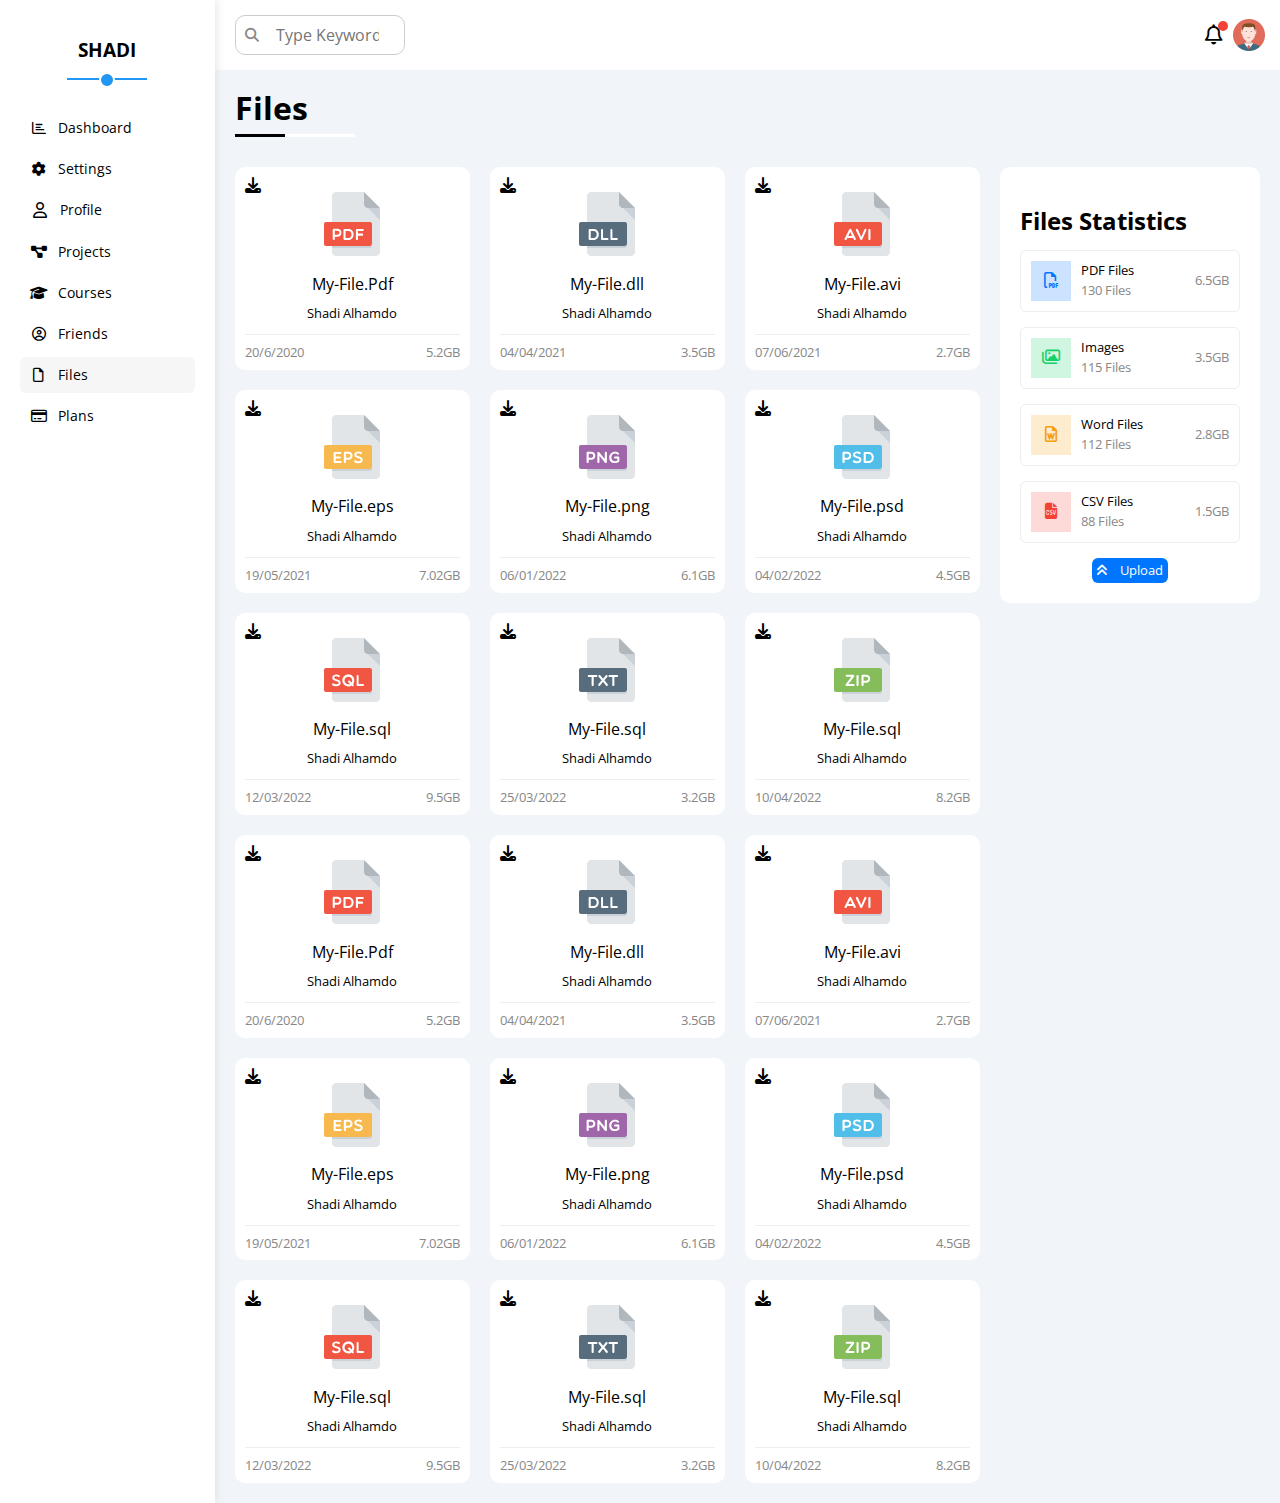
<file: files.html>
<!DOCTYPE html>
<html lang="en">
<head>
    <meta charset="UTF-8">
    <meta http-equiv="X-UA-Compatible" content="IE=edge">
    <meta name="viewport" content="width=device-width, initial-scale=1.0">
        <!-- Normalize -->
        <link rel="stylesheet" href="css/normalize.css">

    <!-- Google Font -->
    <link rel="preconnect" href="https://fonts.googleapis.com">
    <link rel="preconnect" href="https://fonts.gstatic.com" crossorigin>
    <link href="https://fonts.googleapis.com/css2?family=Lora:wght@400;500;600;700&family=Open+Sans:ital,wght@0,300;0,400;0,700;0,800;1,300;1,400&family=Oswald:wght@200;300;400;500;600;700&family=PT+Sans:ital,wght@0,400;0,700;1,400;1,700&family=Poppins:wght@400;500;600;800;900&family=Work+Sans:wght@200;300;500;600;700;800&display=swap" rel="stylesheet">
     <!-- FontAwesome -->
     <link rel="stylesheet" href="css/all.min.css">
    <!-- Style For Pages -->
    <link rel="stylesheet" href="css/framework.css">
    <link rel="stylesheet" href="css/master.css">
    <title>Files</title>
</head>
<body>
<div class="page d-flex" >
            <div class="sidebar bg-white  p-20 p-relative">
                <h3 class="p-relative text-c mt-0">SHADI</h3>
                <ul>
                    <li>
                        <a href="index.html" class=" d-flex align-center fs-14 c-black rad-6 p-10 mb-5">
                            <i class="fa-regular fa-chart-bar fa-fw"></i>
                            <span class="fs-14 ml-10 hide-mobile">Dashboard</span>
                        </a>
                    </li>
                    <li>
                        <a href="settings.html" class="d-flex align-center fs-14 c-black rad-6 p-10 mb-5">
                            <i class="fa-solid  fa-gear fa-fw"></i>
                            <span class="fs-14 ml-10 hide-mobile">Settings</span>
                        </a>
                    </li>
                    <li>
                        <a href="profile.html" class=" d-flex align-center  c-black rad-6 p-10 mb-5">
                            <i class="fa-regular fa-user fa-fw"></i>
                            <span class="fs-14 ml-10 hide-mobile">Profile</span>
                        </a>
                    </li>
                    <li>
                        <a href="projects.html" class="  d-flex align-center fs-14 c-black rad-6 p-10 mb-5">
                            <i class="fa-solid fa-diagram-project fa-fw"></i>
                            <span class="fs-14 ml-10 hide-mobile">Projects</span>
                        </a>
                    </li>
                    <li>
                        <a href="courses.html" class=" d-flex align-center fs-14 c-black rad-6 p-10 mb-5">
                            <i class="fa-solid fa-graduation-cap fa-fw"></i>
                            <span class="fs-14 ml-10 hide-mobile">Courses</span>
                        </a>
                    </li>
                    <li>
                        <a href="friends.html" class=" d-flex align-center fs-14 c-black rad-6 p-10 mb-5">
                            <i class="fa-regular fa-circle-user fa-fw"></i>
                            <span class="fs-14 ml-10 hide-mobile">Friends</span>
                        </a>
                    </li>
                    <li>
                        <a href="files.html" class="active d-flex align-center fs-14 c-black rad-6 p-10 mb-5">
                            <i class="fa-regular fa-file fa-fw"></i>
                            <span class="fs-14 ml-10 hide-mobile">Files</span>
                        </a>
                    </li>
                    <li>
                        <a href="plans.html" class=" d-flex align-center fs-14 c-black rad-6 p-10 mb-5">
                            <i class="fa-regular fa-credit-card fa-fw"></i>
                            <span  class="fs-14 ml-10 hide-mobile">Plans</span>
                        </a>
                    </li>
                </ul>
            </div>
    <div class="content w-full">
            <!-- Start Head -->
            <div class="head bg-white p-15 between-flex">
                <div class="search p-relative">
                    <input type="search" placeholder="Type Keyword" class="p-10">
                </div>
                <div class="icons d-flex align-center">
                    <span class="notification ml-5 p-relative">
                        <i class="fa-regular fa-bell fa-lg"></i>
                    </span>
                    <img src="images/avatar.png" alt="">
                </div>
            </div>
            <!-- End Head -->
            <h1 class="p-relative">Files</h1>
            <div class="files-page d-flex m-20 gap-20 f-wrab">
                <div class="files-stats p-20 bg-white rad-10">
                    <h2 class="mt-0 mb-15 text-c-mobile">Files Statistics</h2>
                    <div class="d-flex border-eee p-10 rad-6 mb-15 fs-13 align-center ">
                        <i class="fa-regular fa-file-pdf fa-lg blue center-flex c-blue icon"></i>
                        <div class="info">
                            <span>PDF Files</span>
                            <span class="d-block c-gray mt-5">130 Files</span>
                        </div>
                        <div class="size c-gray">6.5GB</div>
                    </div>

                    <div class="d-flex border-eee p-10 rad-6 mb-15 fs-13 align-center ">
                        <i class="fa-regular fa-images fa-lg green center-flex c-green icon"></i>
                        <div class="info">
                            <span>Images</span>
                            <span class="d-block c-gray mt-5">115 Files</span>
                        </div>
                        <div class="size c-gray">3.5GB</div>
                    </div>

                    <div class="d-flex border-eee p-10 rad-6 mb-15 fs-13 align-center ">
                        <i class="fa-regular fa-file-word fa-lg orange center-flex c-orange icon"></i>
                        <div class="info">
                            <span>Word Files</span>
                            <span class="d-block c-gray mt-5">112 Files</span>
                        </div>
                        <div class="size c-gray">2.8GB</div>
                    </div>

                    <div class="d-flex border-eee p-10 rad-6 mb-15 fs-13 align-center ">
                        <i class="fa-solid fa-file-csv fa-lg red center-flex c-red icon"></i>
                        <div class="info">
                            <span>CSV Files</span>
                            <span class="d-block c-gray mt-5">88 Files</span>
                        </div>
                        <div class="size c-gray">1.5GB</div>
                    </div>
                    <a class="upload bg-blue c-white fs-13 rad-6 d-block w-fit btn-shape" href="#" >
                       <i class="fa-solid fa-angles-up mr-10"></i>
                        Upload
                    </a>
                </div>
                <div class="files-content d-grid gap-20">
                    <div class="file bg-white rad-10 p-10">
                        <i class="fa-solid fa-download c-grey p-absolute"></i>
                        <div class="icon text-c">
                            <img class="mt-15 mb-15" src="images/pdf.svg" >
                            <div class="text-c"> My-File.Pdf</div>
                            <p class="c-grey fs-13">Shadi Alhamdo</p>
                            <div class="info between-flex mt-10 pt-10 c-gray fs-13">
                                <span>20/6/2020</span>
                                <span>5.2GB</span>
                            </div>
                        </div>
                    </div>
                    <div class="file bg-white rad-10 p-10">
                        <i class="fa-solid fa-download c-grey p-absolute"></i>
                        <div class="icon text-c">
                            <img class="mt-15 mb-15" src="images/dll.svg" >
                            <div class="text-c"> My-File.dll</div>
                            <p class="c-grey fs-13">Shadi Alhamdo</p>
                            <div class="info between-flex mt-10 pt-10 c-gray fs-13">
                                <span>04/04/2021</span>
                                <span>3.5GB</span>
                            </div>
                        </div>
                    </div>
                    <div class="file bg-white rad-10 p-10">
                        <i class="fa-solid fa-download c-grey p-absolute"></i>
                        <div class="icon text-c">
                            <img class="mt-15 mb-15" src="images/avi.svg" >
                            <div class="text-c"> My-File.avi</div>
                            <p class="c-grey fs-13">Shadi Alhamdo</p>
                            <div class="info between-flex mt-10 pt-10 c-gray fs-13">
                                <span>07/06/2021</span>
                                <span>2.7GB</span>
                            </div>
                        </div>
                    </div>
                    <div class="file bg-white rad-10 p-10">
                        <i class="fa-solid fa-download c-grey p-absolute"></i>
                        <div class="icon text-c">
                            <img class="mt-15 mb-15" src="images/eps.svg" >
                            <div class="text-c"> My-File.eps</div>
                            <p class="c-grey fs-13">Shadi Alhamdo</p>
                            <div class="info between-flex mt-10 pt-10 c-gray fs-13">
                                <span>19/05/2021</span>
                                <span>7.02GB</span>
                            </div>
                        </div>
                    </div>
                    <div class="file bg-white rad-10 p-10">
                        <i class="fa-solid fa-download c-grey p-absolute"></i>
                        <div class="icon text-c">
                            <img class="mt-15 mb-15" src="images/png.svg" >
                            <div class="text-c"> My-File.png</div>
                            <p class="c-grey fs-13">Shadi Alhamdo</p>
                            <div class="info between-flex mt-10 pt-10 c-gray fs-13">
                                <span>06/01/2022</span>
                                <span>6.1GB</span>
                            </div>
                        </div>
                    </div>
                    <div class="file bg-white rad-10 p-10">
                        <i class="fa-solid fa-download c-grey p-absolute"></i>
                        <div class="icon text-c">
                            <img class="mt-15 mb-15" src="images/psd.svg" >
                            <div class="text-c"> My-File.psd</div>
                            <p class="c-grey fs-13">Shadi Alhamdo</p>
                            <div class="info between-flex mt-10 pt-10 c-gray fs-13">
                                <span>04/02/2022</span>
                                <span>4.5GB</span>
                            </div>
                        </div>
                    </div>
                    <div class="file bg-white rad-10 p-10">
                        <i class="fa-solid fa-download c-grey p-absolute"></i>
                        <div class="icon text-c">
                            <img class="mt-15 mb-15" src="images/sql.svg" >
                            <div class="text-c"> My-File.sql</div>
                            <p class="c-grey fs-13">Shadi Alhamdo</p>
                            <div class="info between-flex mt-10 pt-10 c-gray fs-13">
                                <span>12/03/2022</span>
                                <span>9.5GB</span>
                            </div>
                        </div>
                    </div>
                    <div class="file bg-white rad-10 p-10">
                        <i class="fa-solid fa-download c-grey p-absolute"></i>
                        <div class="icon text-c">
                            <img class="mt-15 mb-15" src="images/txt.svg" >
                            <div class="text-c"> My-File.sql</div>
                            <p class="c-grey fs-13">Shadi Alhamdo</p>
                            <div class="info between-flex mt-10 pt-10 c-gray fs-13">
                                <span>25/03/2022</span>
                                <span>3.2GB</span>
                            </div>
                        </div>
                    </div>
                    <div class="file bg-white rad-10 p-10">
                        <i class="fa-solid fa-download c-grey p-absolute"></i>
                        <div class="icon text-c">
                            <img class="mt-15 mb-15" src="images/zip.svg" >
                            <div class="text-c"> My-File.sql</div>
                            <p class="c-grey fs-13">Shadi Alhamdo</p>
                            <div class="info between-flex mt-10 pt-10 c-gray fs-13">
                                <span>10/04/2022</span>
                                <span>8.2GB</span>
                            </div>
                        </div>
                    </div>
                    <div class="file bg-white rad-10 p-10">
                        <i class="fa-solid fa-download c-grey p-absolute"></i>
                        <div class="icon text-c">
                            <img class="mt-15 mb-15" src="images/pdf.svg" >
                            <div class="text-c"> My-File.Pdf</div>
                            <p class="c-grey fs-13">Shadi Alhamdo</p>
                            <div class="info between-flex mt-10 pt-10 c-gray fs-13">
                                <span>20/6/2020</span>
                                <span>5.2GB</span>
                            </div>
                        </div>
                    </div>
                    <div class="file bg-white rad-10 p-10">
                        <i class="fa-solid fa-download c-grey p-absolute"></i>
                        <div class="icon text-c">
                            <img class="mt-15 mb-15" src="images/dll.svg" >
                            <div class="text-c"> My-File.dll</div>
                            <p class="c-grey fs-13">Shadi Alhamdo</p>
                            <div class="info between-flex mt-10 pt-10 c-gray fs-13">
                                <span>04/04/2021</span>
                                <span>3.5GB</span>
                            </div>
                        </div>
                    </div>
                    <div class="file bg-white rad-10 p-10">
                        <i class="fa-solid fa-download c-grey p-absolute"></i>
                        <div class="icon text-c">
                            <img class="mt-15 mb-15" src="images/avi.svg" >
                            <div class="text-c"> My-File.avi</div>
                            <p class="c-grey fs-13">Shadi Alhamdo</p>
                            <div class="info between-flex mt-10 pt-10 c-gray fs-13">
                                <span>07/06/2021</span>
                                <span>2.7GB</span>
                            </div>
                        </div>
                    </div>
                    <div class="file bg-white rad-10 p-10">
                        <i class="fa-solid fa-download c-grey p-absolute"></i>
                        <div class="icon text-c">
                            <img class="mt-15 mb-15" src="images/eps.svg" >
                            <div class="text-c"> My-File.eps</div>
                            <p class="c-grey fs-13">Shadi Alhamdo</p>
                            <div class="info between-flex mt-10 pt-10 c-gray fs-13">
                                <span>19/05/2021</span>
                                <span>7.02GB</span>
                            </div>
                        </div>
                    </div>
                    <div class="file bg-white rad-10 p-10">
                        <i class="fa-solid fa-download c-grey p-absolute"></i>
                        <div class="icon text-c">
                            <img class="mt-15 mb-15" src="images/png.svg" >
                            <div class="text-c"> My-File.png</div>
                            <p class="c-grey fs-13">Shadi Alhamdo</p>
                            <div class="info between-flex mt-10 pt-10 c-gray fs-13">
                                <span>06/01/2022</span>
                                <span>6.1GB</span>
                            </div>
                        </div>
                    </div>
                    <div class="file bg-white rad-10 p-10">
                        <i class="fa-solid fa-download c-grey p-absolute"></i>
                        <div class="icon text-c">
                            <img class="mt-15 mb-15" src="images/psd.svg" >
                            <div class="text-c"> My-File.psd</div>
                            <p class="c-grey fs-13">Shadi Alhamdo</p>
                            <div class="info between-flex mt-10 pt-10 c-gray fs-13">
                                <span>04/02/2022</span>
                                <span>4.5GB</span>
                            </div>
                        </div>
                    </div>
                    <div class="file bg-white rad-10 p-10">
                        <i class="fa-solid fa-download c-grey p-absolute"></i>
                        <div class="icon text-c">
                            <img class="mt-15 mb-15" src="images/sql.svg" >
                            <div class="text-c"> My-File.sql</div>
                            <p class="c-grey fs-13">Shadi Alhamdo</p>
                            <div class="info between-flex mt-10 pt-10 c-gray fs-13">
                                <span>12/03/2022</span>
                                <span>9.5GB</span>
                            </div>
                        </div>
                    </div>
                    <div class="file bg-white rad-10 p-10">
                        <i class="fa-solid fa-download c-grey p-absolute"></i>
                        <div class="icon text-c">
                            <img class="mt-15 mb-15" src="images/txt.svg" >
                            <div class="text-c"> My-File.sql</div>
                            <p class="c-grey fs-13">Shadi Alhamdo</p>
                            <div class="info between-flex mt-10 pt-10 c-gray fs-13">
                                <span>25/03/2022</span>
                                <span>3.2GB</span>
                            </div>
                        </div>
                    </div>
                    <div class="file bg-white rad-10 p-10">
                        <i class="fa-solid fa-download c-grey p-absolute"></i>
                        <div class="icon text-c">
                            <img class="mt-15 mb-15" src="images/zip.svg" >
                            <div class="text-c"> My-File.sql</div>
                            <p class="c-grey fs-13">Shadi Alhamdo</p>
                            <div class="info between-flex mt-10 pt-10 c-gray fs-13">
                                <span>10/04/2022</span>
                                <span>8.2GB</span>
                            </div>
                        </div>
                    </div>
                </div>
            </div>
            
           
           
</div>
        
    
</body>
</html>
</file>
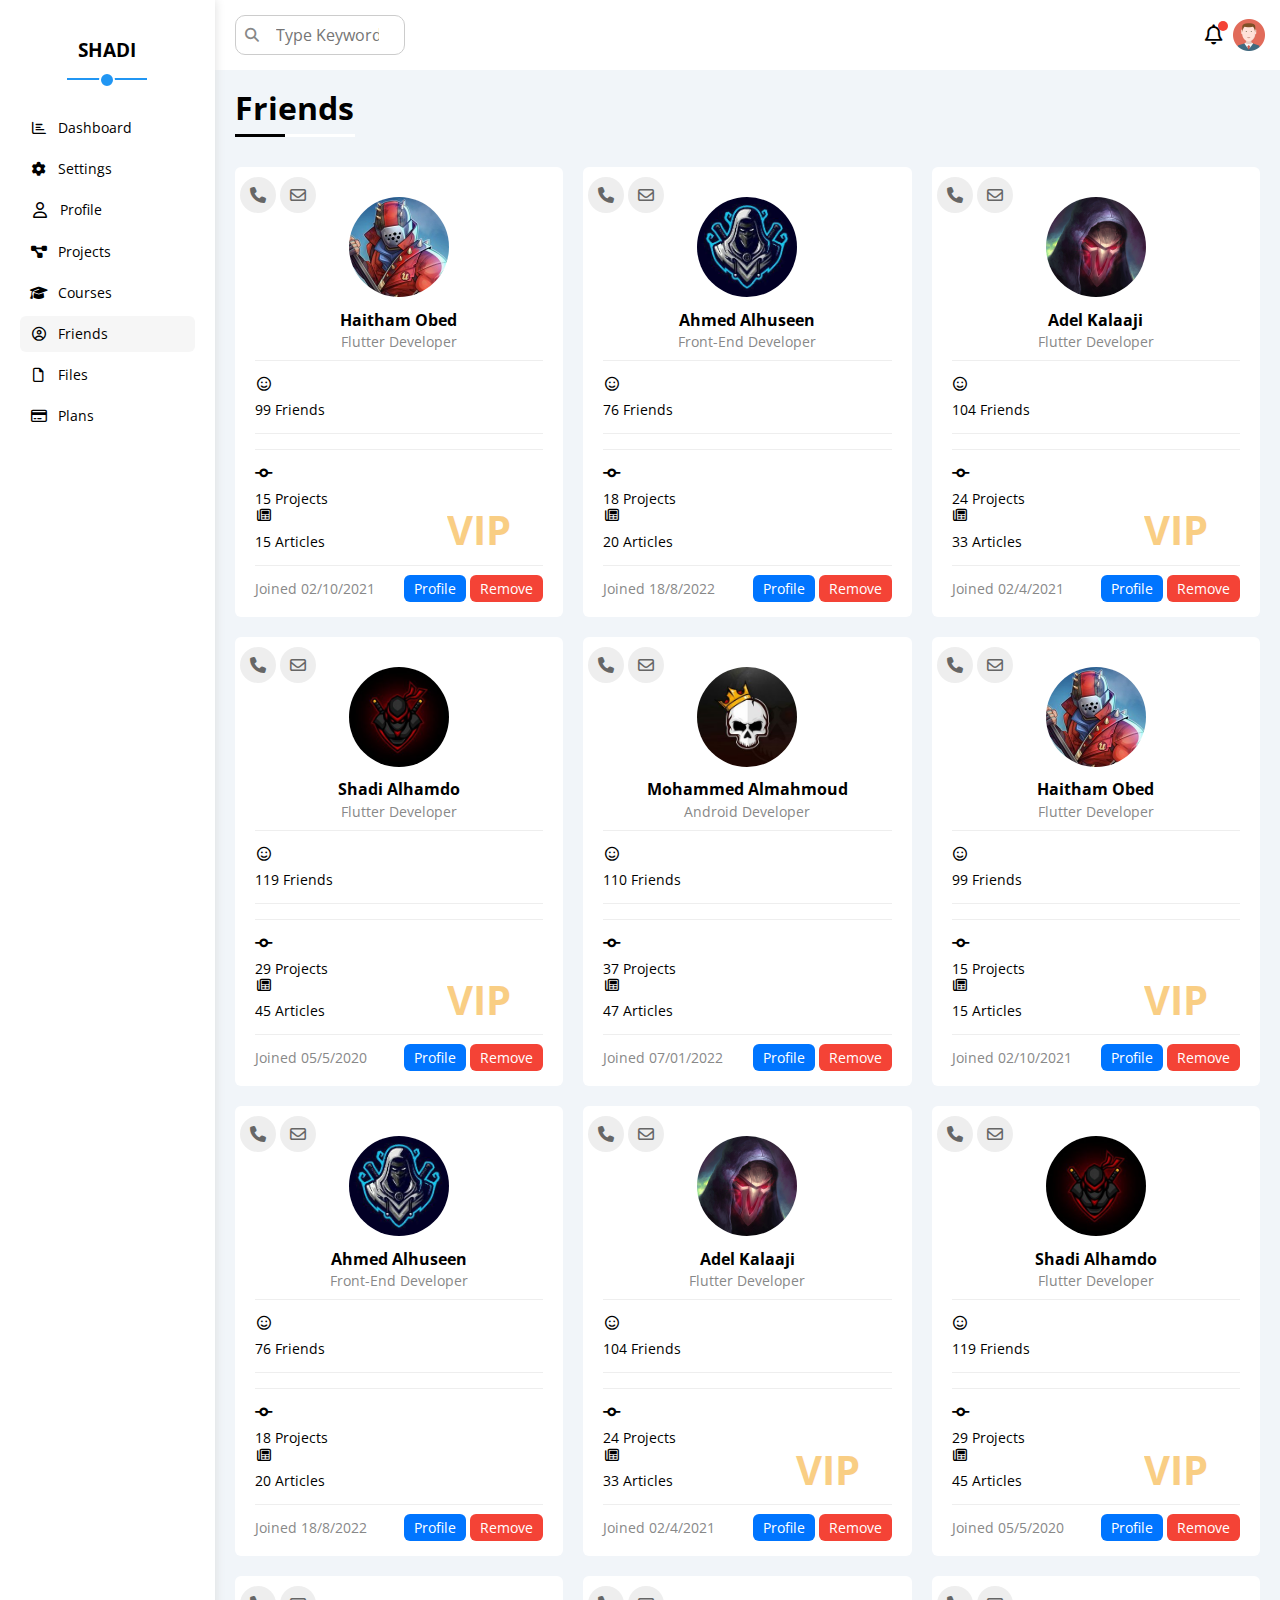
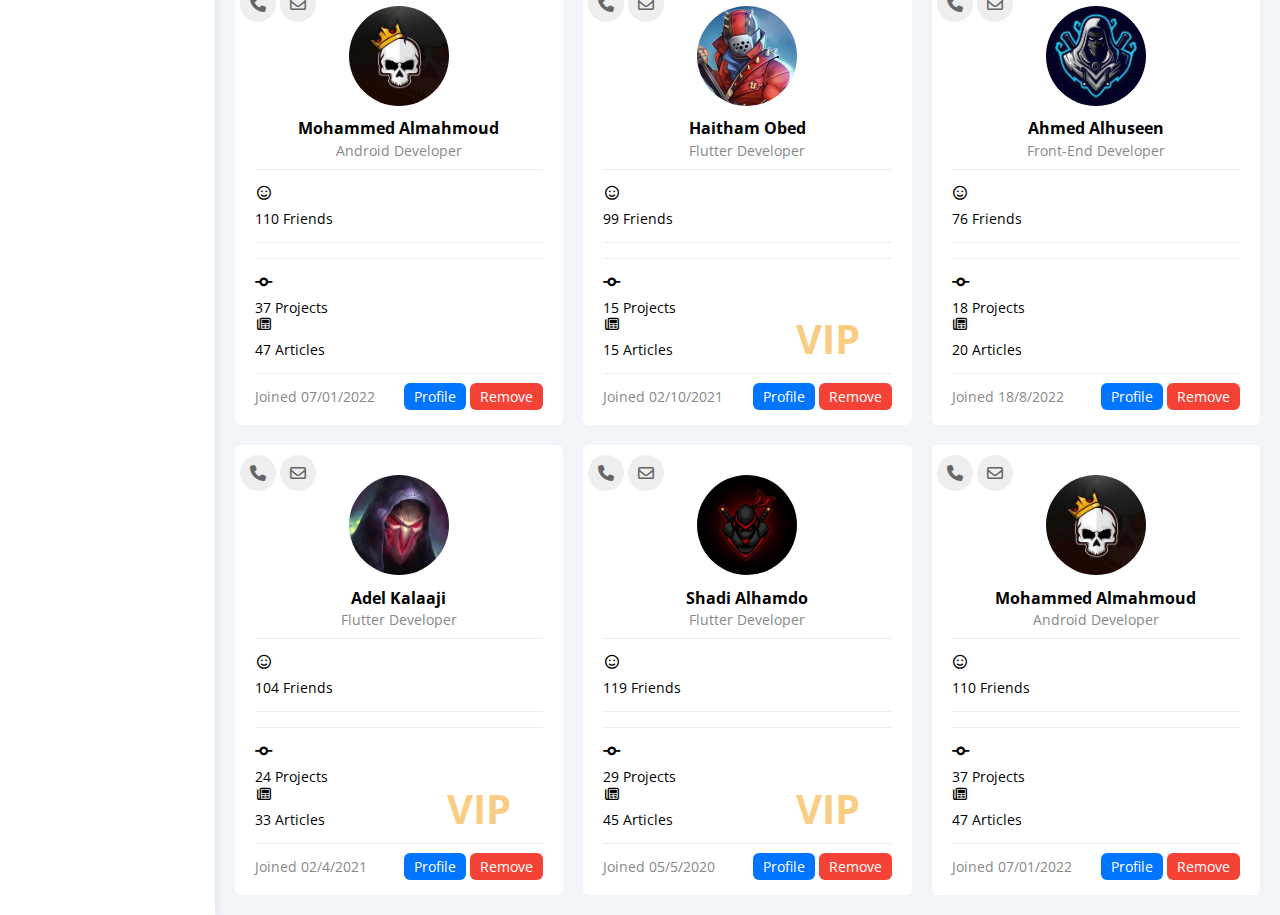
<file: friends.html>
<!DOCTYPE html>
<html lang="en">
<head>
    <meta charset="UTF-8">
    <meta http-equiv="X-UA-Compatible" content="IE=edge">
    <meta name="viewport" content="width=device-width, initial-scale=1.0">
        <!-- Normalize -->
        <link rel="stylesheet" href="css/normalize.css">

    <!-- Google Font -->
    <link rel="preconnect" href="https://fonts.googleapis.com">
    <link rel="preconnect" href="https://fonts.gstatic.com" crossorigin>
    <link href="https://fonts.googleapis.com/css2?family=Lora:wght@400;500;600;700&family=Open+Sans:ital,wght@0,300;0,400;0,700;0,800;1,300;1,400&family=Oswald:wght@200;300;400;500;600;700&family=PT+Sans:ital,wght@0,400;0,700;1,400;1,700&family=Poppins:wght@400;500;600;800;900&family=Work+Sans:wght@200;300;500;600;700;800&display=swap" rel="stylesheet">
     <!-- FontAwesome -->
     <link rel="stylesheet" href="css/all.min.css">
    <!-- Style For Pages -->
    <link rel="stylesheet" href="css/framework.css">
    <link rel="stylesheet" href="css/master.css">
    <title>Friends</title>
</head>
<body>
<div class="page d-flex" >
            <div class="sidebar bg-white  p-20 p-relative">
                <h3 class="p-relative text-c mt-0">SHADI</h3>
                <ul>
                    <li>
                        <a href="index.html" class=" d-flex align-center fs-14 c-black rad-6 p-10 mb-5">
                            <i class="fa-regular fa-chart-bar fa-fw"></i>
                            <span class="fs-14 ml-10 hide-mobile">Dashboard</span>
                        </a>
                    </li>
                    <li>
                        <a href="settings.html" class="d-flex align-center fs-14 c-black rad-6 p-10 mb-5">
                            <i class="fa-solid  fa-gear fa-fw"></i>
                            <span class="fs-14 ml-10 hide-mobile">Settings</span>
                        </a>
                    </li>
                    <li>
                        <a href="profile.html" class=" d-flex align-center  c-black rad-6 p-10 mb-5">
                            <i class="fa-regular fa-user fa-fw"></i>
                            <span class="fs-14 ml-10 hide-mobile">Profile</span>
                        </a>
                    </li>
                    <li>
                        <a href="projects.html" class="  d-flex align-center fs-14 c-black rad-6 p-10 mb-5">
                            <i class="fa-solid fa-diagram-project fa-fw"></i>
                            <span class="fs-14 ml-10 hide-mobile">Projects</span>
                        </a>
                    </li>
                    <li>
                        <a href="courses.html" class=" d-flex align-center fs-14 c-black rad-6 p-10 mb-5">
                            <i class="fa-solid fa-graduation-cap fa-fw"></i>
                            <span class="fs-14 ml-10 hide-mobile">Courses</span>
                        </a>
                    </li>
                    <li>
                        <a href="friends.html" class="active d-flex align-center fs-14 c-black rad-6 p-10 mb-5">
                            <i class="fa-regular fa-circle-user fa-fw"></i>
                            <span class="fs-14 ml-10 hide-mobile">Friends</span>
                        </a>
                    </li>
                    <li>
                        <a href="files.html" class=" d-flex align-center fs-14 c-black rad-6 p-10 mb-5">
                            <i class="fa-regular fa-file fa-fw"></i>
                            <span class="fs-14 ml-10 hide-mobile">Files</span>
                        </a>
                    </li>
                    <li>
                        <a href="plans.html" class=" d-flex align-center fs-14 c-black rad-6 p-10 mb-5">
                            <i class="fa-regular fa-credit-card fa-fw"></i>
                            <span  class="fs-14 ml-10 hide-mobile">Plans</span>
                        </a>
                    </li>
                </ul>
            </div>
    <div class="content w-full">
            <!-- Start Head -->
            <div class="head bg-white p-15 between-flex">
                <div class="search p-relative">
                    <input type="search" placeholder="Type Keyword" class="p-10">
                </div>
                <div class="icons d-flex align-center">
                    <span class="notification ml-5 p-relative">
                        <i class="fa-regular fa-bell fa-lg"></i>
                    </span>
                    <img src="images/avatar.png" alt="">
                </div>
            </div>
            <!-- End Head -->
            <h1 class="p-relative">Friends</h1>
            <div class="friends-page  d-grid m-20 gap-20">
                    <div class="friend bg-white rad-6 p-20 p-relative">
                        <div class="contact">
                            <i class="fa-solid fa-phone"></i>
                           <i class="fa-regular fa-envelope"></i>
                        </div>
                        <div class="text-c">
                            <img class="rad-half  mt-10 mb-10 w-100 h-100" src="images/friend-01.jpg">
                            <h4 class="m-0">Haitham Obed</h4>
                            <p class="c-gray mt-5 mb-0 fs-14">Flutter Developer</p>
                        </div>
                        <div class="icons fs-14 p-relative">
                            <div class="mb-10">
                                <i class="fa-regular fa-face-smile fa-fw"></i>
                            </div>
                            <span>99 Friends</span>
                        </div>
                        <div class="icons fs-14 p-relative">
                            <div class="mb-10">
                                <i class="fa-solid fa-code-commit fa-fw"></i>
                            </div>
                            <span>15 Projects</span>
                            <div class="mb-10">
                                <i class="fa-regular fa-newspaper fa-fw"></i>
                            </div>
                            <span>15 Articles</span>
                            <span class="vip fw-bold c-orange">VIP</span>
                        </div>
                        <div class="info between-flex fs-14">
                            <span class="c-gray">Joined 02/10/2021</span>
                            <div>
                                <a class="bg-blue c-white btn-shape" href="profile.html">Profile</a>
                                <a class="bg-red c-white btn-shape" href="#">Remove</a>
                            </div>
                        </div>
                        
                    </div>

                    <div class="friend bg-white rad-6 p-20 p-relative">
                        <div class="contact">
                            <i class="fa-solid fa-phone"></i>
                           <i class="fa-regular fa-envelope"></i>
                        </div>
                        <div class="text-c">
                            <img class="rad-half  mt-10 mb-10 w-100 h-100" src="images/friend-02.jpg">
                            <h4 class="m-0">Ahmed Alhuseen</h4>
                            <p class="c-gray mt-5 mb-0 fs-14">Front-End Developer</p>
                        </div>
                        <div class="icons fs-14 p-relative">
                            <div class="mb-10">
                                <i class="fa-regular fa-face-smile fa-fw"></i>
                            </div>
                            <span>76 Friends</span>
                        </div>
                        <div class="icons fs-14 p-relative">
                            <div class="mb-10">
                                <i class="fa-solid fa-code-commit fa-fw"></i>
                            </div>
                            <span>18 Projects</span>
                            <div class="mb-10">
                                <i class="fa-regular fa-newspaper fa-fw"></i>
                            </div>
                            <span>20 Articles</span>
                            
                        </div>
                        <div class="info between-flex fs-14">
                            <span class="c-gray">Joined 18/8/2022</span>
                            <div>
                                <a class="bg-blue c-white btn-shape" href="profile.html">Profile</a>
                                <a class="bg-red c-white btn-shape" href="#">Remove</a>
                            </div>
                        </div>
                        
                    </div>

                    <div class="friend bg-white rad-6 p-20 p-relative">
                        <div class="contact">
                            <i class="fa-solid fa-phone"></i>
                           <i class="fa-regular fa-envelope"></i>
                        </div>
                        <div class="text-c">
                            <img class="rad-half  mt-10 mb-10 w-100 h-100" src="images/friend-03.jpg">
                            <h4 class="m-0">Adel Kalaaji</h4>
                            <p class="c-gray mt-5 mb-0 fs-14">Flutter Developer</p>
                        </div>
                        <div class="icons fs-14 p-relative">
                            <div class="mb-10">
                                <i class="fa-regular fa-face-smile fa-fw"></i>
                            </div>
                            <span>104 Friends</span>
                        </div>
                        <div class="icons fs-14 p-relative">
                            <div class="mb-10">
                                <i class="fa-solid fa-code-commit fa-fw"></i>
                            </div>
                            <span>24 Projects</span>
                            <div class="mb-10">
                                <i class="fa-regular fa-newspaper fa-fw"></i>
                            </div>
                            <span>33 Articles</span>
                            <span class="vip fw-bold c-orange">VIP</span>
                        </div>
                        <div class="info between-flex fs-14">
                            <span class="c-gray">Joined 02/4/2021</span>
                            <div>
                                <a class="bg-blue c-white btn-shape" href="profile.html">Profile</a>
                                <a class="bg-red c-white btn-shape" href="#">Remove</a>
                            </div>
                        </div>
                        
                    </div>

                    <div class="friend bg-white rad-6 p-20 p-relative">
                        <div class="contact">
                            <i class="fa-solid fa-phone"></i>
                           <i class="fa-regular fa-envelope"></i>
                        </div>
                        <div class="text-c">
                            <img class="rad-half  mt-10 mb-10 w-100 h-100" src="images/friend-04.jpg">
                            <h4 class="m-0">Shadi Alhamdo</h4>
                            <p class="c-gray mt-5 mb-0 fs-14">Flutter Developer</p>
                        </div>
                        <div class="icons fs-14 p-relative">
                            <div class="mb-10">
                                <i class="fa-regular fa-face-smile fa-fw"></i>
                            </div>
                            <span>119 Friends</span>
                        </div>
                        <div class="icons fs-14 p-relative">
                            <div class="mb-10">
                                <i class="fa-solid fa-code-commit fa-fw"></i>
                            </div>
                            <span>29 Projects</span>
                            <div class="mb-10">
                                <i class="fa-regular fa-newspaper fa-fw"></i>
                            </div>
                            <span>45 Articles</span>
                            <span class="vip fw-bold c-orange">VIP</span>
                        </div>
                        <div class="info between-flex fs-14">
                            <span class="c-gray">Joined 05/5/2020</span>
                            <div>
                                <a class="bg-blue c-white btn-shape" href="profile.html">Profile</a>
                                <a class="bg-red c-white btn-shape" href="#">Remove</a>
                            </div>
                        </div>
                        
                    </div>

                    <div class="friend bg-white rad-6 p-20 p-relative">
                        <div class="contact">
                            <i class="fa-solid fa-phone"></i>
                           <i class="fa-regular fa-envelope"></i>
                        </div>
                        <div class="text-c">
                            <img class="rad-half  mt-10 mb-10 w-100 h-100" src="images/friend-05.jpg">
                            <h4 class="m-0">Mohammed Almahmoud</h4>
                            <p class="c-gray mt-5 mb-0 fs-14">Android Developer</p>
                        </div>
                        <div class="icons fs-14 p-relative">
                            <div class="mb-10">
                                <i class="fa-regular fa-face-smile fa-fw"></i>
                            </div>
                            <span>110 Friends</span>
                        </div>
                        <div class="icons fs-14 p-relative">
                            <div class="mb-10">
                                <i class="fa-solid fa-code-commit fa-fw"></i>
                            </div>
                            <span>37 Projects</span>
                            <div class="mb-10">
                                <i class="fa-regular fa-newspaper fa-fw"></i>
                            </div>
                            <span>47 Articles</span>
                        </div>
                        <div class="info between-flex fs-14">
                            <span class="c-gray">Joined 07/01/2022</span>
                            <div>
                                <a class="bg-blue c-white btn-shape" href="profile.html">Profile</a>
                                <a class="bg-red c-white btn-shape" href="#">Remove</a>
                            </div>
                        </div>
                        
                    </div>

                    <div class="friend bg-white rad-6 p-20 p-relative">
                        <div class="contact">
                            <i class="fa-solid fa-phone"></i>
                           <i class="fa-regular fa-envelope"></i>
                        </div>
                        <div class="text-c">
                            <img class="rad-half  mt-10 mb-10 w-100 h-100" src="images/friend-01.jpg">
                            <h4 class="m-0">Haitham Obed</h4>
                            <p class="c-gray mt-5 mb-0 fs-14">Flutter Developer</p>
                        </div>
                        <div class="icons fs-14 p-relative">
                            <div class="mb-10">
                                <i class="fa-regular fa-face-smile fa-fw"></i>
                            </div>
                            <span>99 Friends</span>
                        </div>
                        <div class="icons fs-14 p-relative">
                            <div class="mb-10">
                                <i class="fa-solid fa-code-commit fa-fw"></i>
                            </div>
                            <span>15 Projects</span>
                            <div class="mb-10">
                                <i class="fa-regular fa-newspaper fa-fw"></i>
                            </div>
                            <span>15 Articles</span>
                            <span class="vip fw-bold c-orange">VIP</span>
                        </div>
                        <div class="info between-flex fs-14">
                            <span class="c-gray">Joined 02/10/2021</span>
                            <div>
                                <a class="bg-blue c-white btn-shape" href="profile.html">Profile</a>
                                <a class="bg-red c-white btn-shape" href="#">Remove</a>
                            </div>
                        </div>
                        
                    </div>

                    <div class="friend bg-white rad-6 p-20 p-relative">
                        <div class="contact">
                            <i class="fa-solid fa-phone"></i>
                           <i class="fa-regular fa-envelope"></i>
                        </div>
                        <div class="text-c">
                            <img class="rad-half  mt-10 mb-10 w-100 h-100" src="images/friend-02.jpg">
                            <h4 class="m-0">Ahmed Alhuseen</h4>
                            <p class="c-gray mt-5 mb-0 fs-14">Front-End Developer</p>
                        </div>
                        <div class="icons fs-14 p-relative">
                            <div class="mb-10">
                                <i class="fa-regular fa-face-smile fa-fw"></i>
                            </div>
                            <span>76 Friends</span>
                        </div>
                        <div class="icons fs-14 p-relative">
                            <div class="mb-10">
                                <i class="fa-solid fa-code-commit fa-fw"></i>
                            </div>
                            <span>18 Projects</span>
                            <div class="mb-10">
                                <i class="fa-regular fa-newspaper fa-fw"></i>
                            </div>
                            <span>20 Articles</span>
                            
                        </div>
                        <div class="info between-flex fs-14">
                            <span class="c-gray">Joined 18/8/2022</span>
                            <div>
                                <a class="bg-blue c-white btn-shape" href="profile.html">Profile</a>
                                <a class="bg-red c-white btn-shape" href="#">Remove</a>
                            </div>
                        </div>
                        
                    </div>

                    <div class="friend bg-white rad-6 p-20 p-relative">
                        <div class="contact">
                            <i class="fa-solid fa-phone"></i>
                           <i class="fa-regular fa-envelope"></i>
                        </div>
                        <div class="text-c">
                            <img class="rad-half  mt-10 mb-10 w-100 h-100" src="images/friend-03.jpg">
                            <h4 class="m-0">Adel Kalaaji</h4>
                            <p class="c-gray mt-5 mb-0 fs-14">Flutter Developer</p>
                        </div>
                        <div class="icons fs-14 p-relative">
                            <div class="mb-10">
                                <i class="fa-regular fa-face-smile fa-fw"></i>
                            </div>
                            <span>104 Friends</span>
                        </div>
                        <div class="icons fs-14 p-relative">
                            <div class="mb-10">
                                <i class="fa-solid fa-code-commit fa-fw"></i>
                            </div>
                            <span>24 Projects</span>
                            <div class="mb-10">
                                <i class="fa-regular fa-newspaper fa-fw"></i>
                            </div>
                            <span>33 Articles</span>
                            <span class="vip fw-bold c-orange">VIP</span>
                        </div>
                        <div class="info between-flex fs-14">
                            <span class="c-gray">Joined 02/4/2021</span>
                            <div>
                                <a class="bg-blue c-white btn-shape" href="profile.html">Profile</a>
                                <a class="bg-red c-white btn-shape" href="#">Remove</a>
                            </div>
                        </div>
                        
                    </div>

                    <div class="friend bg-white rad-6 p-20 p-relative">
                        <div class="contact">
                            <i class="fa-solid fa-phone"></i>
                           <i class="fa-regular fa-envelope"></i>
                        </div>
                        <div class="text-c">
                            <img class="rad-half  mt-10 mb-10 w-100 h-100" src="images/friend-04.jpg">
                            <h4 class="m-0">Shadi Alhamdo</h4>
                            <p class="c-gray mt-5 mb-0 fs-14">Flutter Developer</p>
                        </div>
                        <div class="icons fs-14 p-relative">
                            <div class="mb-10">
                                <i class="fa-regular fa-face-smile fa-fw"></i>
                            </div>
                            <span>119 Friends</span>
                        </div>
                        <div class="icons fs-14 p-relative">
                            <div class="mb-10">
                                <i class="fa-solid fa-code-commit fa-fw"></i>
                            </div>
                            <span>29 Projects</span>
                            <div class="mb-10">
                                <i class="fa-regular fa-newspaper fa-fw"></i>
                            </div>
                            <span>45 Articles</span>
                            <span class="vip fw-bold c-orange">VIP</span>
                        </div>
                        <div class="info between-flex fs-14">
                            <span class="c-gray">Joined 05/5/2020</span>
                            <div>
                                <a class="bg-blue c-white btn-shape" href="profile.html">Profile</a>
                                <a class="bg-red c-white btn-shape" href="#">Remove</a>
                            </div>
                        </div>
                        
                    </div>

                    <div class="friend bg-white rad-6 p-20 p-relative">
                        <div class="contact">
                            <i class="fa-solid fa-phone"></i>
                           <i class="fa-regular fa-envelope"></i>
                        </div>
                        <div class="text-c">
                            <img class="rad-half  mt-10 mb-10 w-100 h-100" src="images/friend-05.jpg">
                            <h4 class="m-0">Mohammed Almahmoud</h4>
                            <p class="c-gray mt-5 mb-0 fs-14">Android Developer</p>
                        </div>
                        <div class="icons fs-14 p-relative">
                            <div class="mb-10">
                                <i class="fa-regular fa-face-smile fa-fw"></i>
                            </div>
                            <span>110 Friends</span>
                        </div>
                        <div class="icons fs-14 p-relative">
                            <div class="mb-10">
                                <i class="fa-solid fa-code-commit fa-fw"></i>
                            </div>
                            <span>37 Projects</span>
                            <div class="mb-10">
                                <i class="fa-regular fa-newspaper fa-fw"></i>
                            </div>
                            <span>47 Articles</span>
                        </div>
                        <div class="info between-flex fs-14">
                            <span class="c-gray">Joined 07/01/2022</span>
                            <div>
                                <a class="bg-blue c-white btn-shape" href="profile.html">Profile</a>
                                <a class="bg-red c-white btn-shape" href="#">Remove</a>
                            </div>
                        </div>
                        
                    </div>

                    <div class="friend bg-white rad-6 p-20 p-relative">
                        <div class="contact">
                            <i class="fa-solid fa-phone"></i>
                           <i class="fa-regular fa-envelope"></i>
                        </div>
                        <div class="text-c">
                            <img class="rad-half  mt-10 mb-10 w-100 h-100" src="images/friend-01.jpg">
                            <h4 class="m-0">Haitham Obed</h4>
                            <p class="c-gray mt-5 mb-0 fs-14">Flutter Developer</p>
                        </div>
                        <div class="icons fs-14 p-relative">
                            <div class="mb-10">
                                <i class="fa-regular fa-face-smile fa-fw"></i>
                            </div>
                            <span>99 Friends</span>
                        </div>
                        <div class="icons fs-14 p-relative">
                            <div class="mb-10">
                                <i class="fa-solid fa-code-commit fa-fw"></i>
                            </div>
                            <span>15 Projects</span>
                            <div class="mb-10">
                                <i class="fa-regular fa-newspaper fa-fw"></i>
                            </div>
                            <span>15 Articles</span>
                            <span class="vip fw-bold c-orange">VIP</span>
                        </div>
                        <div class="info between-flex fs-14">
                            <span class="c-gray">Joined 02/10/2021</span>
                            <div>
                                <a class="bg-blue c-white btn-shape" href="profile.html">Profile</a>
                                <a class="bg-red c-white btn-shape" href="#">Remove</a>
                            </div>
                        </div>
                        
                    </div>

                    <div class="friend bg-white rad-6 p-20 p-relative">
                        <div class="contact">
                            <i class="fa-solid fa-phone"></i>
                           <i class="fa-regular fa-envelope"></i>
                        </div>
                        <div class="text-c">
                            <img class="rad-half  mt-10 mb-10 w-100 h-100" src="images/friend-02.jpg">
                            <h4 class="m-0">Ahmed Alhuseen</h4>
                            <p class="c-gray mt-5 mb-0 fs-14">Front-End Developer</p>
                        </div>
                        <div class="icons fs-14 p-relative">
                            <div class="mb-10">
                                <i class="fa-regular fa-face-smile fa-fw"></i>
                            </div>
                            <span>76 Friends</span>
                        </div>
                        <div class="icons fs-14 p-relative">
                            <div class="mb-10">
                                <i class="fa-solid fa-code-commit fa-fw"></i>
                            </div>
                            <span>18 Projects</span>
                            <div class="mb-10">
                                <i class="fa-regular fa-newspaper fa-fw"></i>
                            </div>
                            <span>20 Articles</span>
                            
                        </div>
                        <div class="info between-flex fs-14">
                            <span class="c-gray">Joined 18/8/2022</span>
                            <div>
                                <a class="bg-blue c-white btn-shape" href="profile.html">Profile</a>
                                <a class="bg-red c-white btn-shape" href="#">Remove</a>
                            </div>
                        </div>
                        
                    </div>

                    <div class="friend bg-white rad-6 p-20 p-relative">
                        <div class="contact">
                            <i class="fa-solid fa-phone"></i>
                           <i class="fa-regular fa-envelope"></i>
                        </div>
                        <div class="text-c">
                            <img class="rad-half  mt-10 mb-10 w-100 h-100" src="images/friend-03.jpg">
                            <h4 class="m-0">Adel Kalaaji</h4>
                            <p class="c-gray mt-5 mb-0 fs-14">Flutter Developer</p>
                        </div>
                        <div class="icons fs-14 p-relative">
                            <div class="mb-10">
                                <i class="fa-regular fa-face-smile fa-fw"></i>
                            </div>
                            <span>104 Friends</span>
                        </div>
                        <div class="icons fs-14 p-relative">
                            <div class="mb-10">
                                <i class="fa-solid fa-code-commit fa-fw"></i>
                            </div>
                            <span>24 Projects</span>
                            <div class="mb-10">
                                <i class="fa-regular fa-newspaper fa-fw"></i>
                            </div>
                            <span>33 Articles</span>
                            <span class="vip fw-bold c-orange">VIP</span>
                        </div>
                        <div class="info between-flex fs-14">
                            <span class="c-gray">Joined 02/4/2021</span>
                            <div>
                                <a class="bg-blue c-white btn-shape" href="profile.html">Profile</a>
                                <a class="bg-red c-white btn-shape" href="#">Remove</a>
                            </div>
                        </div>
                        
                    </div>

                    <div class="friend bg-white rad-6 p-20 p-relative">
                        <div class="contact">
                            <i class="fa-solid fa-phone"></i>
                           <i class="fa-regular fa-envelope"></i>
                        </div>
                        <div class="text-c">
                            <img class="rad-half  mt-10 mb-10 w-100 h-100" src="images/friend-04.jpg">
                            <h4 class="m-0">Shadi Alhamdo</h4>
                            <p class="c-gray mt-5 mb-0 fs-14">Flutter Developer</p>
                        </div>
                        <div class="icons fs-14 p-relative">
                            <div class="mb-10">
                                <i class="fa-regular fa-face-smile fa-fw"></i>
                            </div>
                            <span>119 Friends</span>
                        </div>
                        <div class="icons fs-14 p-relative">
                            <div class="mb-10">
                                <i class="fa-solid fa-code-commit fa-fw"></i>
                            </div>
                            <span>29 Projects</span>
                            <div class="mb-10">
                                <i class="fa-regular fa-newspaper fa-fw"></i>
                            </div>
                            <span>45 Articles</span>
                            <span class="vip fw-bold c-orange">VIP</span>
                        </div>
                        <div class="info between-flex fs-14">
                            <span class="c-gray">Joined 05/5/2020</span>
                            <div>
                                <a class="bg-blue c-white btn-shape" href="profile.html">Profile</a>
                                <a class="bg-red c-white btn-shape" href="#">Remove</a>
                            </div>
                        </div>
                        
                    </div>

                    <div class="friend bg-white rad-6 p-20 p-relative">
                        <div class="contact">
                            <i class="fa-solid fa-phone"></i>
                           <i class="fa-regular fa-envelope"></i>
                        </div>
                        <div class="text-c">
                            <img class="rad-half  mt-10 mb-10 w-100 h-100" src="images/friend-05.jpg">
                            <h4 class="m-0">Mohammed Almahmoud</h4>
                            <p class="c-gray mt-5 mb-0 fs-14">Android Developer</p>
                        </div>
                        <div class="icons fs-14 p-relative">
                            <div class="mb-10">
                                <i class="fa-regular fa-face-smile fa-fw"></i>
                            </div>
                            <span>110 Friends</span>
                        </div>
                        <div class="icons fs-14 p-relative">
                            <div class="mb-10">
                                <i class="fa-solid fa-code-commit fa-fw"></i>
                            </div>
                            <span>37 Projects</span>
                            <div class="mb-10">
                                <i class="fa-regular fa-newspaper fa-fw"></i>
                            </div>
                            <span>47 Articles</span>
                        </div>
                        <div class="info between-flex fs-14">
                            <span class="c-gray">Joined 07/01/2022</span>
                            <div>
                                <a class="bg-blue c-white btn-shape" href="profile.html">Profile</a>
                                <a class="bg-red c-white btn-shape" href="#">Remove</a>
                            </div>
                        </div>
                        
                    </div>
    
    
    
              
            </div>
           
           
</div>
        
    
</body>
</html>
</file>
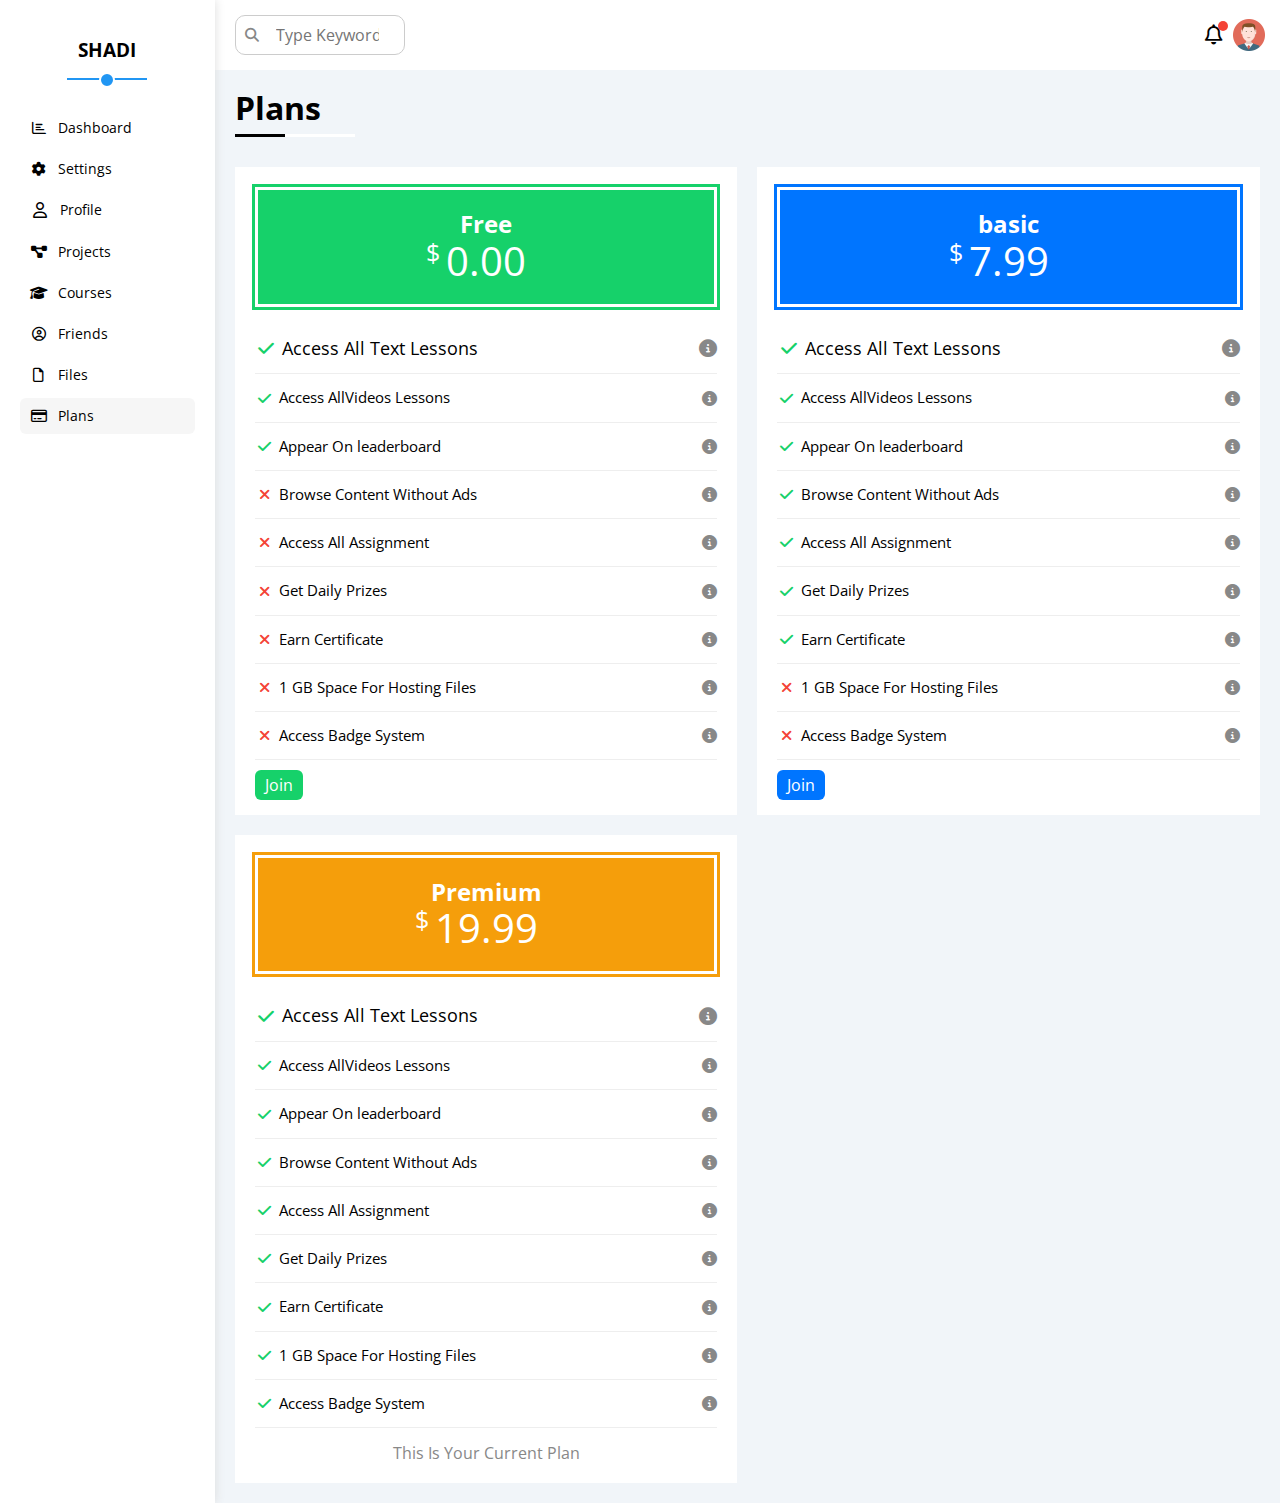
<file: plans.html>
<!DOCTYPE html>
<html lang="en">
<head>
    <meta charset="UTF-8">
    <meta http-equiv="X-UA-Compatible" content="IE=edge">
    <meta name="viewport" content="width=device-width, initial-scale=1.0">
        <!-- Normalize -->
        <link rel="stylesheet" href="css/normalize.css">

    <!-- Google Font -->
    <link rel="preconnect" href="https://fonts.googleapis.com">
    <link rel="preconnect" href="https://fonts.gstatic.com" crossorigin>
    <link href="https://fonts.googleapis.com/css2?family=Lora:wght@400;500;600;700&family=Open+Sans:ital,wght@0,300;0,400;0,700;0,800;1,300;1,400&family=Oswald:wght@200;300;400;500;600;700&family=PT+Sans:ital,wght@0,400;0,700;1,400;1,700&family=Poppins:wght@400;500;600;800;900&family=Work+Sans:wght@200;300;500;600;700;800&display=swap" rel="stylesheet">
     <!-- FontAwesome -->
     <link rel="stylesheet" href="css/all.min.css">
    <!-- Style For Pages -->
    <link rel="stylesheet" href="css/framework.css">
    <link rel="stylesheet" href="css/master.css">
    <title>Plans</title>
</head>
<body>
<div class="page d-flex" >
            <div class="sidebar bg-white  p-20 p-relative">
                <h3 class="p-relative text-c mt-0">SHADI</h3>
                <ul>
                    <li>
                        <a href="index.html" class=" d-flex align-center fs-14 c-black rad-6 p-10 mb-5">
                            <i class="fa-regular fa-chart-bar fa-fw"></i>
                            <span class="fs-14 ml-10 hide-mobile">Dashboard</span>
                        </a>
                    </li>
                    <li>
                        <a href="settings.html" class=" d-flex align-center fs-14 c-black rad-6 p-10 mb-5">
                            <i class="fa-solid  fa-gear fa-fw"></i>
                            <span class="fs-14 ml-10 hide-mobile">Settings</span>
                        </a>
                    </li>
                    <li>
                        <a href="profile.html" class=" d-flex align-center  c-black rad-6 p-10 mb-5">
                            <i class="fa-regular fa-user fa-fw"></i>
                            <span class="fs-14 ml-10 hide-mobile">Profile</span>
                        </a>
                    </li>
                    <li>
                        <a href="projects.html" class=" d-flex align-center fs-14 c-black rad-6 p-10 mb-5">
                            <i class="fa-solid fa-diagram-project fa-fw"></i>
                            <span class="fs-14 ml-10 hide-mobile">Projects</span>
                        </a>
                    </li>
                    <li>
                        <a href="courses.html" class=" d-flex align-center fs-14 c-black rad-6 p-10 mb-5">
                            <i class="fa-solid fa-graduation-cap fa-fw"></i>
                            <span class="fs-14 ml-10 hide-mobile">Courses</span>
                        </a>
                    </li>
                    <li>
                        <a href="friends.html" class=" d-flex align-center fs-14 c-black rad-6 p-10 mb-5">
                            <i class="fa-regular fa-circle-user fa-fw"></i>
                            <span class="fs-14 ml-10 hide-mobile">Friends</span>
                        </a>
                    </li>
                    <li>
                        <a href="files.html" class=" d-flex align-center fs-14 c-black rad-6 p-10 mb-5">
                            <i class="fa-regular fa-file fa-fw"></i>
                            <span class="fs-14 ml-10 hide-mobile">Files</span>
                        </a>
                    </li>
                    <li>
                        <a href="plans.html" class="active d-flex align-center fs-14 c-black rad-6 p-10 mb-5">
                            <i class="fa-regular fa-credit-card fa-fw"></i>
                            <span  class="fs-14 ml-10 hide-mobile">Plans</span>
                        </a>
                    </li>
                </ul>
            </div>
    <div class="content w-full">
            <!-- Start Head -->
            <div class="head bg-white p-15 between-flex">
                <div class="search p-relative">
                    <input type="search" placeholder="Type Keyword" class="p-10">
                </div>
                <div class="icons d-flex align-center">
                    <span class="notification ml-5 p-relative">
                        <i class="fa-regular fa-bell fa-lg"></i>
                    </span>
                    <img src="images/avatar.png" alt="">
                </div>
            </div>
            <!-- End Head -->
            <h1 class="p-relative">Plans</h1>
            <div class="plans-page  d-grid m-20 gap-20">
                <div class="plan green bg-white p-20">
                    <div class="top bg-green text-c p-20">
                        <h2 class="m-0 c-white">Free</h2>
                        <div class="price c-white">
                            <span>$</span>
                            0.00
                        </div>
                    </div>
                    <ul >
                        <li>
                            <i class="fa-solid fa-check fa-fw yes"></i>
                            <span>Access All Text Lessons</span>
                            <i class="fa-solid fa-circle-info help"></i>
                        </li>
                        <li>
                            <i class="fa-solid fa-check fa-fw yes"></i>
                            <span>Access AllVideos Lessons</span>
                            <i class="fa-solid fa-circle-info help"></i>
                        </li>
                        <li>
                            <i class="fa-solid fa-check fa-fw yes"></i>
                            <span>Appear On leaderboard</span>
                            <i class="fa-solid fa-circle-info help"></i>
                        </li>
                        <li>
                            <i class="fa-solid fa-xmark fa-fw no"></i>
                            <span>Browse Content Without Ads</span>
                            <i class="fa-solid fa-circle-info help"></i>
                        </li>
                        <li>
                            <i class="fa-solid fa-xmark fa-fw no"></i>
                            <span>Access All Assignment</span>
                            <i class="fa-solid fa-circle-info help"></i>
                        </li>
                        <li>
                            <i class="fa-solid fa-xmark fa-fw no"></i>
                            <span>Get Daily Prizes</span>
                            <i class="fa-solid fa-circle-info help"></i>
                        </li>
                        <li>
                            <i class="fa-solid fa-xmark fa-fw no"></i>
                            <span>Earn Certificate</span>
                            <i class="fa-solid fa-circle-info help"></i>
                        </li>
                        <li>
                            <i class="fa-solid fa-xmark fa-fw no"></i>
                            <span>1 GB Space For Hosting Files</span>
                            <i class="fa-solid fa-circle-info help"></i>
                        </li>
                        <li>
                            <i class="fa-solid fa-xmark fa-fw no"></i>
                            <span>Access Badge System</span>
                            <i class="fa-solid fa-circle-info help"></i>
                        </li>
                    </ul>
                    <a class="btn-shape bg-green c-white w-fit" href="#">Join</a>
                </div>
                <div class="plan blue bg-white p-20">
                    <div class="top bg-blue text-c p-20">
                        <h2 class="m-0 c-white">basic</h2>
                        <div class="price c-white">
                            <span>$</span>
                            7.99
                        </div>
                    </div>
                    <ul >
                        <li>
                            <i class="fa-solid fa-check fa-fw yes"></i>
                            <span>Access All Text Lessons</span>
                            <i class="fa-solid fa-circle-info help"></i>
                        </li>
                        <li>
                            <i class="fa-solid fa-check fa-fw yes"></i>
                            <span>Access AllVideos Lessons</span>
                            <i class="fa-solid fa-circle-info help"></i>
                        </li>
                        <li>
                            <i class="fa-solid fa-check fa-fw yes"></i>
                            <span>Appear On leaderboard</span>
                            <i class="fa-solid fa-circle-info help"></i>
                        </li>
                        <li>
                           <i class="fa-solid fa-check fa-fw yes"></i>
                            <span>Browse Content Without Ads</span>
                            <i class="fa-solid fa-circle-info help"></i>
                        </li>
                        <li>
                           <i class="fa-solid fa-check fa-fw yes"></i>
                            <span>Access All Assignment</span>
                            <i class="fa-solid fa-circle-info help"></i>
                        </li>
                        <li>
                           <i class="fa-solid fa-check fa-fw yes"></i>
                            <span>Get Daily Prizes</span>
                            <i class="fa-solid fa-circle-info help"></i>
                        </li>
                        <li>
                           <i class="fa-solid fa-check fa-fw yes"></i>
                            <span>Earn Certificate</span>
                            <i class="fa-solid fa-circle-info help"></i>
                        </li>
                        <li>
                            <i class="fa-solid fa-xmark fa-fw no"></i>
                            <span>1 GB Space For Hosting Files</span>
                            <i class="fa-solid fa-circle-info help"></i>
                        </li>
                        <li>
                            <i class="fa-solid fa-xmark fa-fw no"></i>
                            <span>Access Badge System</span>
                            <i class="fa-solid fa-circle-info help"></i>
                        </li>
                    </ul>
                    <a class="btn-shape bg-blue c-white w-fit" href="#">Join</a>
                </div>
                <div class="plan orange bg-white p-20">
                    <div class="top bg-orange text-c p-20">
                        <h2 class="m-0 c-white">Premium</h2>
                        <div class="price c-white">
                            <span>$</span>
                            19.99
                        </div>
                    </div>
                    <ul >
                        <li>
                            <i class="fa-solid fa-check fa-fw yes"></i>
                            <span>Access All Text Lessons</span>
                            <i class="fa-solid fa-circle-info help"></i>
                        </li>
                        <li>
                            <i class="fa-solid fa-check fa-fw yes"></i>
                            <span>Access AllVideos Lessons</span>
                            <i class="fa-solid fa-circle-info help"></i>
                        </li>
                        <li>
                            <i class="fa-solid fa-check fa-fw yes"></i>
                            <span>Appear On leaderboard</span>
                            <i class="fa-solid fa-circle-info help"></i>
                        </li>
                        <li>
                           <i class="fa-solid fa-check fa-fw yes"></i>
                            <span>Browse Content Without Ads</span>
                            <i class="fa-solid fa-circle-info help"></i>
                        </li>
                        <li>
                           <i class="fa-solid fa-check fa-fw yes"></i>
                            <span>Access All Assignment</span>
                            <i class="fa-solid fa-circle-info help"></i>
                        </li>
                        <li>
                           <i class="fa-solid fa-check fa-fw yes"></i>
                            <span>Get Daily Prizes</span>
                            <i class="fa-solid fa-circle-info help"></i>
                        </li>
                        <li>
                           <i class="fa-solid fa-check fa-fw yes"></i>
                            <span>Earn Certificate</span>
                            <i class="fa-solid fa-circle-info help"></i>
                        </li>
                        <li>
                            <i class="fa-solid fa-check fa-fw yes"></i>
                            <span>1 GB Space For Hosting Files</span>
                            <i class="fa-solid fa-circle-info help"></i>
                        </li>
                        <li>
                            <i class="fa-solid fa-check fa-fw yes"></i>
                            <span>Access Badge System</span>
                            <i class="fa-solid fa-circle-info help"></i>
                        </li>
                    </ul>
                    <p class="c-gray m-0 text-c">This Is Your Current Plan</p>
                </div>
            </div>
            
    </div>
</div>
        
    
</body>
</html>
</file>
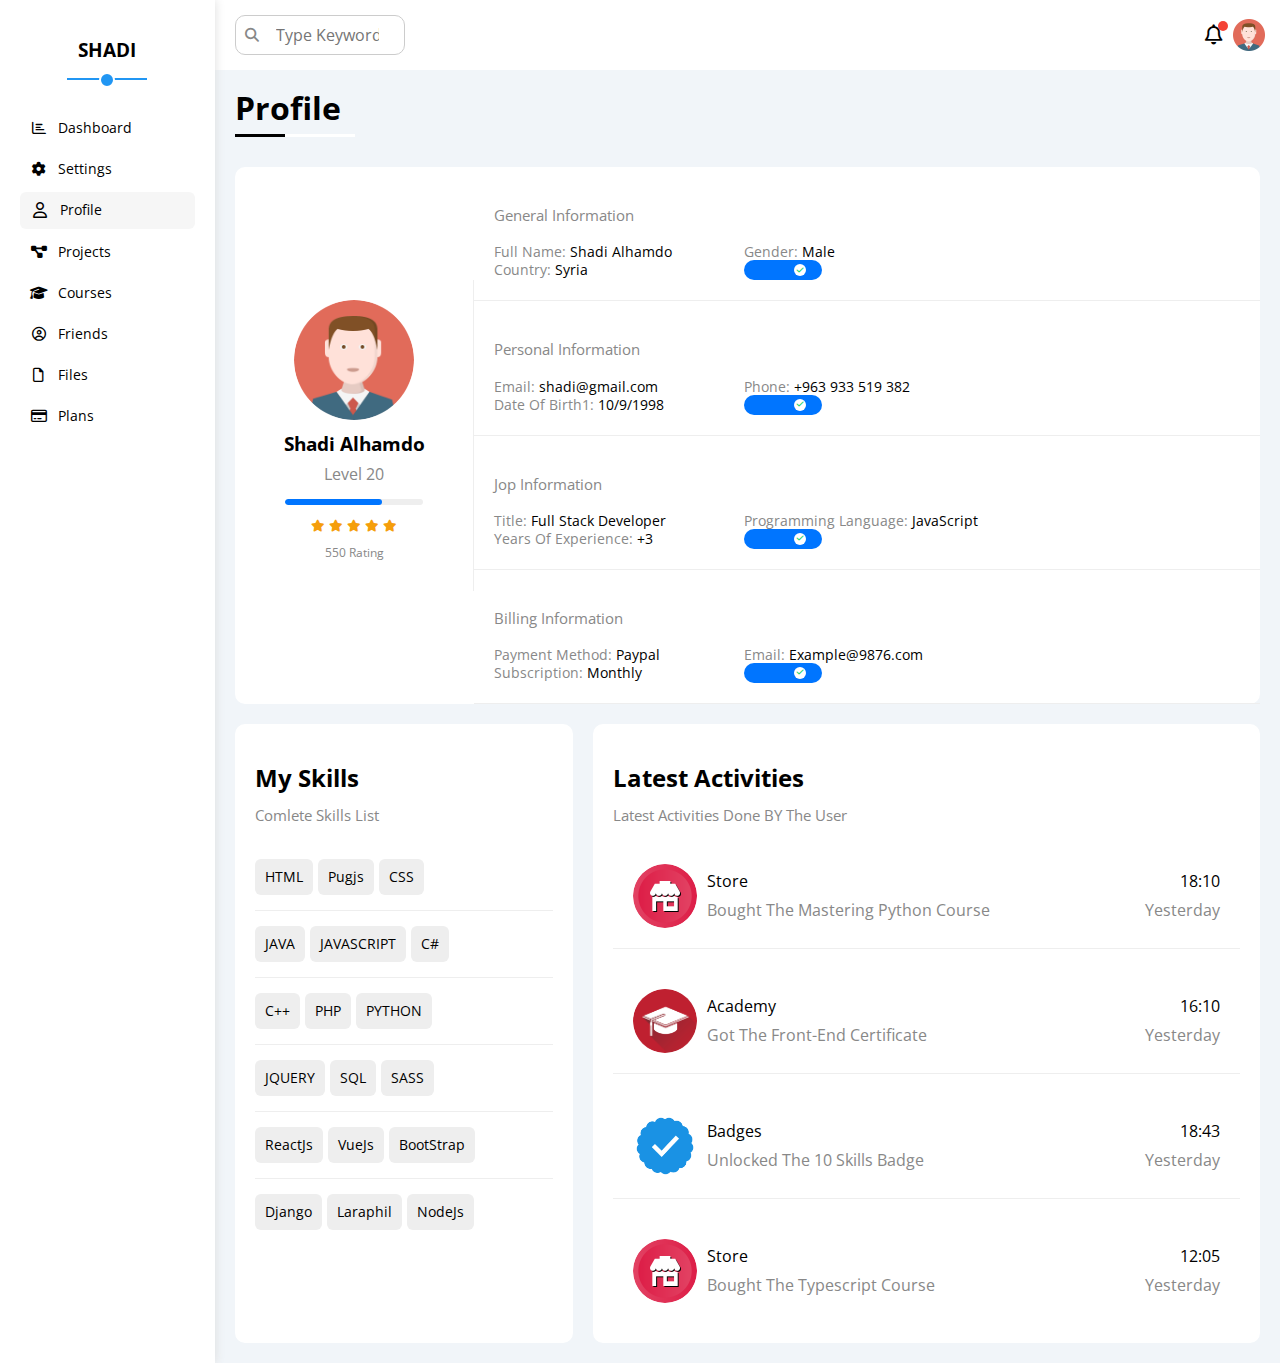
<file: profile.html>
<!DOCTYPE html>
<html lang="en">
<head>
    <meta charset="UTF-8">
    <meta http-equiv="X-UA-Compatible" content="IE=edge">
    <meta name="viewport" content="width=device-width, initial-scale=1.0">
        <!-- Normalize -->
        <link rel="stylesheet" href="css/normalize.css">

    <!-- Google Font -->
    <link rel="preconnect" href="https://fonts.googleapis.com">
    <link rel="preconnect" href="https://fonts.gstatic.com" crossorigin>
    <link href="https://fonts.googleapis.com/css2?family=Lora:wght@400;500;600;700&family=Open+Sans:ital,wght@0,300;0,400;0,700;0,800;1,300;1,400&family=Oswald:wght@200;300;400;500;600;700&family=PT+Sans:ital,wght@0,400;0,700;1,400;1,700&family=Poppins:wght@400;500;600;800;900&family=Work+Sans:wght@200;300;500;600;700;800&display=swap" rel="stylesheet">
     <!-- FontAwesome -->
     <link rel="stylesheet" href="css/all.min.css">
    <!-- Style For Pages -->
    <link rel="stylesheet" href="css/framework.css">
    <link rel="stylesheet" href="css/master.css">
    <title>Profile</title>
</head>
<body>
<div class="page d-flex" >
            <div class="sidebar bg-white  p-20 p-relative">
                <h3 class="p-relative text-c mt-0">SHADI</h3>
                <ul>
                    <li>
                        <a href="index.html" class=" d-flex align-center fs-14 c-black rad-6 p-10 mb-5">
                            <i class="fa-regular fa-chart-bar fa-fw"></i>
                            <span class="fs-14 ml-10 hide-mobile">Dashboard</span>
                        </a>
                    </li>
                    <li>
                        <a href="settings.html" class="d-flex align-center fs-14 c-black rad-6 p-10 mb-5">
                            <i class="fa-solid  fa-gear fa-fw"></i>
                            <span class="fs-14 ml-10 hide-mobile">Settings</span>
                        </a>
                    </li>
                    <li>
                        <a href="profile.html" class="active  d-flex align-center  c-black rad-6 p-10 mb-5">
                            <i class="fa-regular fa-user fa-fw"></i>
                            <span class="fs-14 ml-10 hide-mobile">Profile</span>
                        </a>
                    </li>
                    <li>
                        <a href="projects.html" class=" d-flex align-center fs-14 c-black rad-6 p-10 mb-5">
                            <i class="fa-solid fa-diagram-project fa-fw"></i>
                            <span class="fs-14 ml-10 hide-mobile">Projects</span>
                        </a>
                    </li>
                    <li>
                        <a href="courses.html" class=" d-flex align-center fs-14 c-black rad-6 p-10 mb-5">
                            <i class="fa-solid fa-graduation-cap fa-fw"></i>
                            <span class="fs-14 ml-10 hide-mobile">Courses</span>
                        </a>
                    </li>
                    <li>
                        <a href="friends.html" class=" d-flex align-center fs-14 c-black rad-6 p-10 mb-5">
                            <i class="fa-regular fa-circle-user fa-fw"></i>
                            <span class="fs-14 ml-10 hide-mobile">Friends</span>
                        </a>
                    </li>
                    <li>
                        <a href="files.html" class=" d-flex align-center fs-14 c-black rad-6 p-10 mb-5">
                            <i class="fa-regular fa-file fa-fw"></i>
                            <span class="fs-14 ml-10 hide-mobile">Files</span>
                        </a>
                    </li>
                    <li>
                        <a href="plans.html" class=" d-flex align-center fs-14 c-black rad-6 p-10 mb-5">
                            <i class="fa-regular fa-credit-card fa-fw"></i>
                            <span  class="fs-14 ml-10 hide-mobile">Plans</span>
                        </a>
                    </li>
                </ul>
            </div>
    <div class="content w-full">
            <!-- Start Head -->
            <div class="head bg-white p-15 between-flex">
                <div class="search p-relative">
                    <input type="search" placeholder="Type Keyword" class="p-10">
                </div>
                <div class="icons d-flex align-center">
                    <span class="notification ml-5 p-relative">
                        <i class="fa-regular fa-bell fa-lg"></i>
                    </span>
                    <img src="images/avatar.png" alt="">
                </div>
            </div>
            <!-- End Head -->
            <h1 class="p-relative">Profile</h1>
            <div class="profile-page m-20">
                <!-- Start Overview -->
                <div class="overview d-flex bg-white  rad-10 d-flex align-center">
                    <div class="avatar-box text-c p-20">
                        <img class="mb-10 rad-half " src="images/avatar.png" alt="">    
                        <h3 class="m-0">Shadi Alhamdo</h3>
                        <p class="c-gray mt-10">Level 20</p>
                        <div class="level rad-6 bg-eee p-relative">
                            <span style="width:70%" class="rad-6"></span>
                        </div>     
                        <div class="rating mt-10 mb-10">
                            <i class="fa-solid fa-star c-orange fs-12"></i>
                            <i class="fa-solid fa-star c-orange fs-12"></i>
                            <i class="fa-solid fa-star c-orange fs-12"></i>
                            <i class="fa-solid fa-star c-orange fs-12"></i>
                            <i class="fa-solid fa-star c-orange fs-12"></i>
                        </div>  
                        <p class="c-gray fs-12">550 Rating</p>
                    </div>
                    <div class="info-box w-full text-c-mobile">
                        <!-- Start Information Row -->
                        <div class="box d-flex p-20 align-center">
                            <h4 class="c-gray fs-15 w-full">General Information</h4>
                            <div class="fs-14">
                                <span class="c-gray">Full Name:</span>
                                <span>Shadi Alhamdo</span>
                            </div>
                            <div class="fs-14">
                                <span class="c-gray">Gender:</span>
                                <span>Male</span>
                            </div>
                            <div class="fs-14">
                                <span class="c-gray">Country:</span>
                                <span>Syria</span>
                            </div>
                            <div class="fs-14">
                               <label >
                                <input type="checkbox" checked class="toggle-checkbox">
                                <div class="toggle-switch"></div>
                               </label>
                            </div>
                        </div>
                        <!-- End Information Row -->
                         <!-- Start Information Row -->
                         <div class="box d-flex p-20 align-center">
                            <h4 class="c-gray fs-15 w-full">Personal Information</h4>
                            <div class="fs-14">
                                <span class="c-gray">Email:</span>
                                <span>shadi@gmail.com</span>
                            </div>
                            <div class="fs-14">
                                <span class="c-gray">Phone:</span>
                                <span>+963 933 519 382</span>
                            </div>
                            <div class="fs-14">
                                <span class="c-gray">Date Of Birth1:</span>
                                <span>10/9/1998</span>
                            </div>
                            <div class="fs-14">
                               <label >
                                <input type="checkbox" checked class="toggle-checkbox">
                                <div class="toggle-switch"></div>
                               </label>
                            </div>
                        </div>
                        <!-- End Information Row -->
                        <!-- Start Information Row -->
                        <div class="box d-flex p-20 align-center">
                            <h4 class="c-gray fs-15 w-full">Jop Information</h4>
                            <div class="fs-14">
                                <span class="c-gray">Title:</span>
                                <span>Full Stack Developer</span>
                            </div>
                            <div class="fs-14">
                                <span class="c-gray">Programming Language:</span>
                                <span>JavaScript</span>
                            </div>
                            <div class="fs-14">
                                <span class="c-gray">Years Of Experience:</span>
                                <span>+3</span>
                            </div>
                            <div class="fs-14">
                               <label >
                                <input type="checkbox" checked class="toggle-checkbox">
                                <div class="toggle-switch"></div>
                               </label>
                            </div>
                        </div>
                        <!-- End Information Row -->
                        <!-- Start Information Row -->
                        <div class="box d-flex p-20 align-center">
                            <h4 class="c-gray fs-15 w-full">Billing Information</h4>
                            <div class="fs-14">
                                <span class="c-gray">Payment Method:</span>
                                <span>Paypal</span>
                            </div>
                            <div class="fs-14">
                                <span class="c-gray">Email:</span>
                                <span>Example@9876.com</span>
                            </div>
                            <div class="fs-14">
                                <span class="c-gray">Subscription:</span>
                                <span>Monthly</span>
                            </div>
                            <div class="fs-14">
                               <label >
                                <input type="checkbox" checked class="toggle-checkbox">
                                <div class="toggle-switch"></div>
                               </label>
                            </div>
                        </div>
                        <!-- End Information Row -->
                    </div>
                </div>
                <!-- End Overview -->
                <!-- Start Other Data -->
                <div class="other-data d-flex gap-20">
                    <div class="skills-card p-20 bg-white rad-10 mt-20">
                        <h2 class="mt-0 mb-10 ">My Skills</h2>
                        <p class="mt-0 mb-20 c-gray fs-15">Comlete Skills List</p>
                        <ul class="m-0 text-c-mobile">
                            <li><span>HTML</span><span>Pugjs</span><span>CSS</span></li>
                            <li><span>JAVA</span><span>JAVASCRIPT</span><span>C#</span></li>
                            <li><span>C++</span><span>PHP</span><span>PYTHON</span></li>
                            <li><span>JQUERY</span><span>SQL</span><span>SASS</span></li>
                            <li><span>ReactJs</span><span>VueJs</span><span>BootStrap</span></li>
                            <li><span>Django</span><span>Laraphil</span><span>NodeJs</span></li>
                        </ul>
                    </div>
                    <div class="activities p-20 bg-white rad-10 mt-20">
                        <h2 class="mt-0 mb-10 ">Latest Activities</h2>
                        <p class="mt-0 mb-20 c-gray fs-15">Latest Activities Done BY The User</p>
                        <div class="activity d-flex align-center text-c-mobile">
                            <img src="images/activity-01.png" alt="">
                            <div class="info">
                                <span class="d-block mb-10">Store</span>
                                <span class="c-gray">Bought The Mastering Python Course</span>
                            </div>
                            <div class="date">
                                <span class="d-block mb-10">18:10</span>
                                <span class="c-gray">Yesterday</span>
                            </div>
                        </div>
                        <div class="activity d-flex align-center text-c-mobile">
                            <img src="images/activity-02.png" alt="">
                            <div class="info">
                                <span class="d-block mb-10">Academy</span>
                                <span class="c-gray">Got The Front-End Certificate</span>
                            </div>
                            <div class="date">
                                <span class="d-block mb-10">16:10</span>
                                <span class="c-gray">Yesterday</span>
                            </div>
                        </div>
                        <div class="activity d-flex align-center text-c-mobile">
                            <img src="images/activity-03.png" alt="">
                            <div class="info">
                                <span class="d-block mb-10">Badges</span>
                                <span class="c-gray">Unlocked The 10 Skills Badge</span>
                            </div>
                            <div class="date">
                                <span class="d-block mb-10">18:43</span>
                                <span class="c-gray">Yesterday</span>
                            </div>
                        </div>
                        <div class="activity d-flex align-center text-c-mobile">
                            <img src="images/activity-01.png" alt="">
                            <div class="info">
                                <span class="d-block mb-10">Store</span>
                                <span class="c-gray">Bought The Typescript Course</span>
                            </div>
                            <div class="date">
                                <span class="d-block mb-10">12:05</span>
                                <span class="c-gray">Yesterday</span>
                            </div>
                        </div>
                    </div>
                </div>
                <!-- End Other Data -->
               
            </div>
    </div>
</div>
        
    
</body>
</html>
</file>
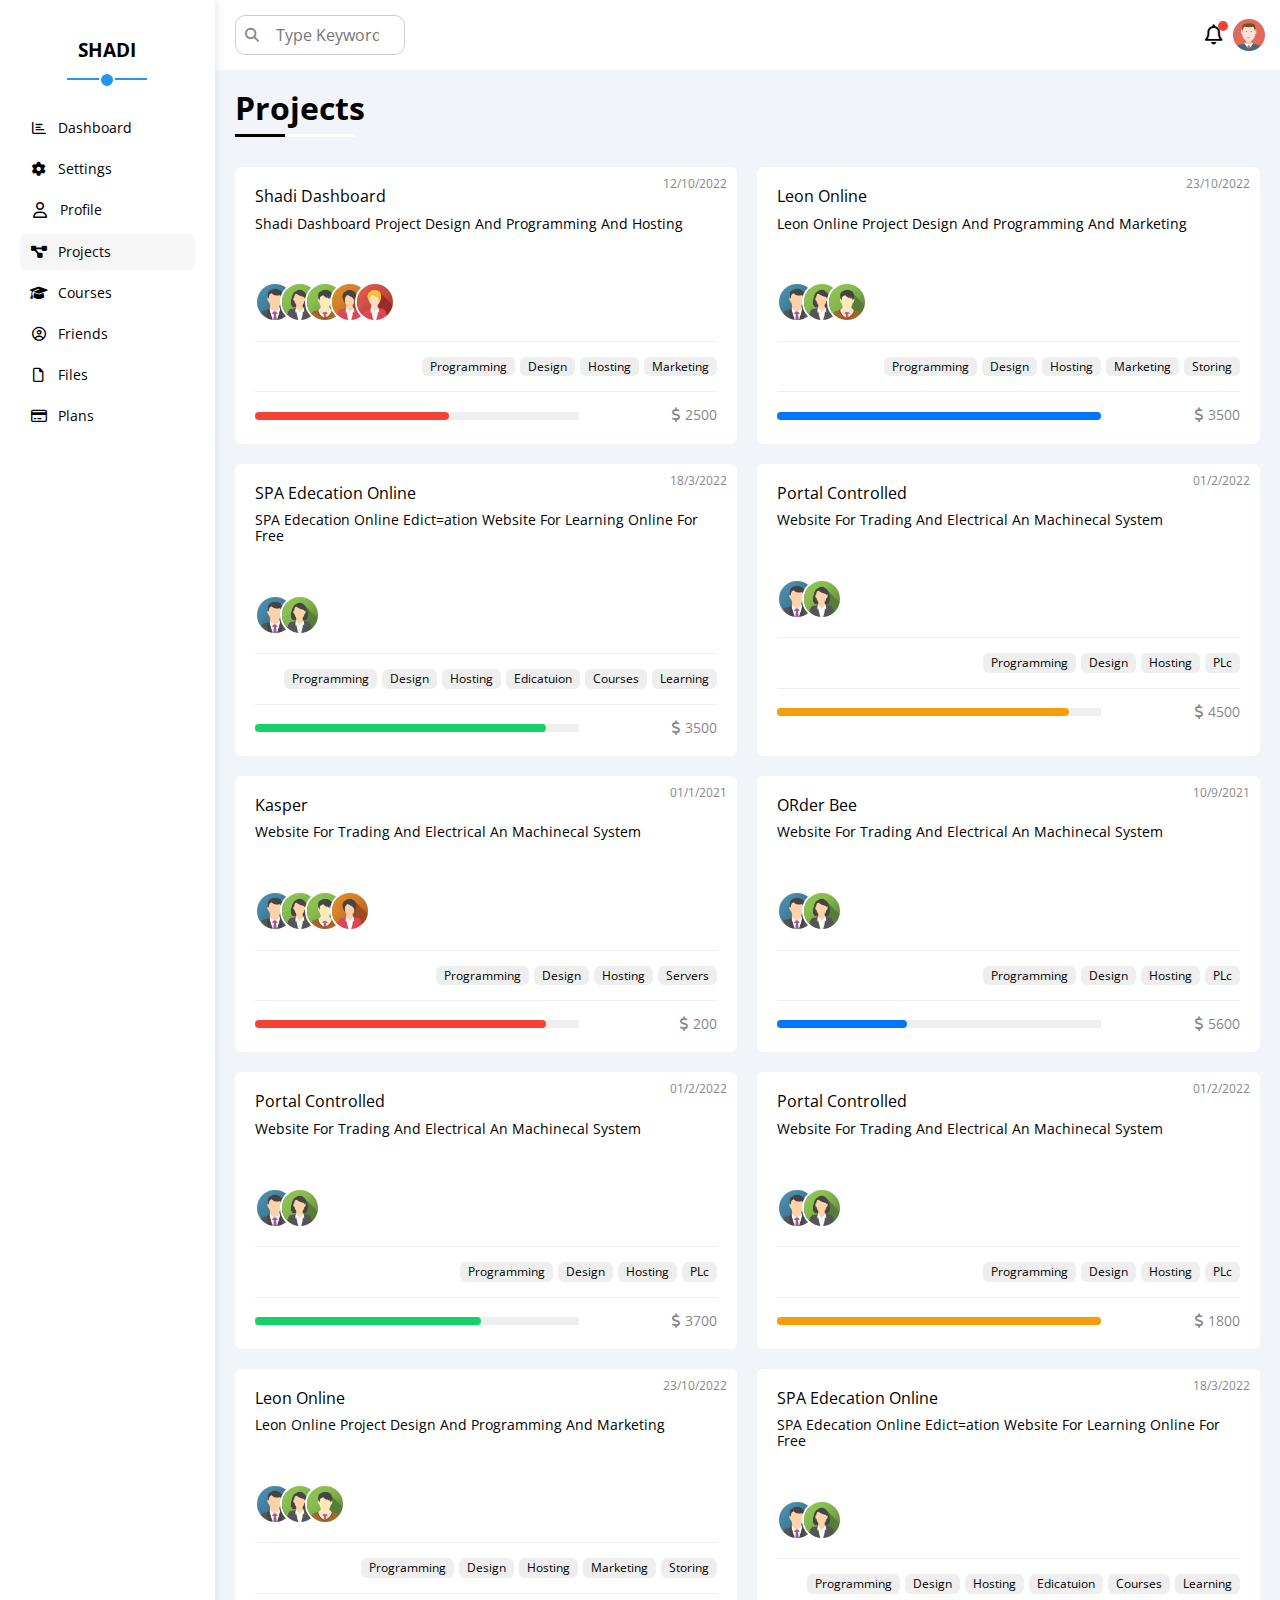
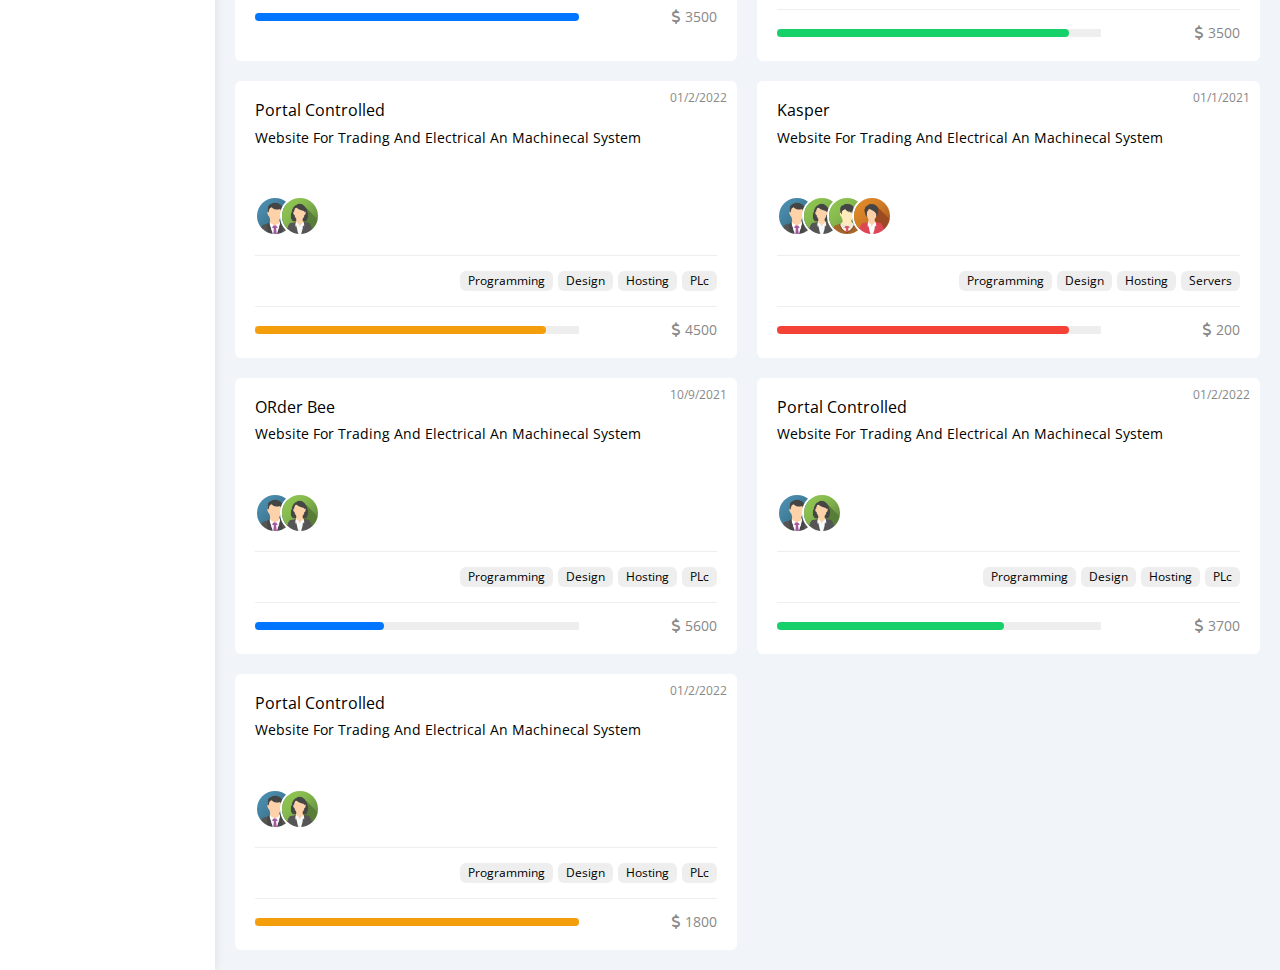
<file: projects.html>
<!DOCTYPE html>
<html lang="en">
<head>
    <meta charset="UTF-8">
    <meta http-equiv="X-UA-Compatible" content="IE=edge">
    <meta name="viewport" content="width=device-width, initial-scale=1.0">
        <!-- Normalize -->
        <link rel="stylesheet" href="css/normalize.css">

    <!-- Google Font -->
    <link rel="preconnect" href="https://fonts.googleapis.com">
    <link rel="preconnect" href="https://fonts.gstatic.com" crossorigin>
    <link href="https://fonts.googleapis.com/css2?family=Lora:wght@400;500;600;700&family=Open+Sans:ital,wght@0,300;0,400;0,700;0,800;1,300;1,400&family=Oswald:wght@200;300;400;500;600;700&family=PT+Sans:ital,wght@0,400;0,700;1,400;1,700&family=Poppins:wght@400;500;600;800;900&family=Work+Sans:wght@200;300;500;600;700;800&display=swap" rel="stylesheet">
     <!-- FontAwesome -->
     <link rel="stylesheet" href="css/all.min.css">
    <!-- Style For Pages -->
    <link rel="stylesheet" href="css/framework.css">
    <link rel="stylesheet" href="css/master.css">
    <title>Projects</title>
</head>
<body>
<div class="page d-flex" >
            <div class="sidebar bg-white  p-20 p-relative">
                <h3 class="p-relative text-c mt-0">SHADI</h3>
                <ul>
                    <li>
                        <a href="index.html" class=" d-flex align-center fs-14 c-black rad-6 p-10 mb-5">
                            <i class="fa-regular fa-chart-bar fa-fw"></i>
                            <span class="fs-14 ml-10 hide-mobile">Dashboard</span>
                        </a>
                    </li>
                    <li>
                        <a href="settings.html" class="d-flex align-center fs-14 c-black rad-6 p-10 mb-5">
                            <i class="fa-solid  fa-gear fa-fw"></i>
                            <span class="fs-14 ml-10 hide-mobile">Settings</span>
                        </a>
                    </li>
                    <li>
                        <a href="profile.html" class=" d-flex align-center  c-black rad-6 p-10 mb-5">
                            <i class="fa-regular fa-user fa-fw"></i>
                            <span class="fs-14 ml-10 hide-mobile">Profile</span>
                        </a>
                    </li>
                    <li>
                        <a href="projects.html" class=" active d-flex align-center fs-14 c-black rad-6 p-10 mb-5">
                            <i class="fa-solid fa-diagram-project fa-fw"></i>
                            <span class="fs-14 ml-10 hide-mobile">Projects</span>
                        </a>
                    </li>
                    <li>
                        <a href="courses.html" class=" d-flex align-center fs-14 c-black rad-6 p-10 mb-5">
                            <i class="fa-solid fa-graduation-cap fa-fw"></i>
                            <span class="fs-14 ml-10 hide-mobile">Courses</span>
                        </a>
                    </li>
                    <li>
                        <a href="friends.html" class=" d-flex align-center fs-14 c-black rad-6 p-10 mb-5">
                            <i class="fa-regular fa-circle-user fa-fw"></i>
                            <span class="fs-14 ml-10 hide-mobile">Friends</span>
                        </a>
                    </li>
                    <li>
                        <a href="files.html" class=" d-flex align-center fs-14 c-black rad-6 p-10 mb-5">
                            <i class="fa-regular fa-file fa-fw"></i>
                            <span class="fs-14 ml-10 hide-mobile">Files</span>
                        </a>
                    </li>
                    <li>
                        <a href="plans.html" class=" d-flex align-center fs-14 c-black rad-6 p-10 mb-5">
                            <i class="fa-regular fa-credit-card fa-fw"></i>
                            <span  class="fs-14 ml-10 hide-mobile">Plans</span>
                        </a>
                    </li>
                </ul>
            </div>
    <div class="content w-full">
            <!-- Start Head -->
            <div class="head bg-white p-15 between-flex">
                <div class="search p-relative">
                    <input type="search" placeholder="Type Keyword" class="p-10">
                </div>
                <div class="icons d-flex align-center">
                    <span class="notification ml-5 p-relative">
                        <i class="fa-regular fa-bell fa-lg"></i>
                    </span>
                    <img src="images/avatar.png" alt="">
                </div>
            </div>
            <!-- End Head -->
            <h1 class="p-relative">Projects</h1>
            <div class="projects-page d-grid m-20 gap-20">
                <div class="project bg-white p-20 rad-6 p-relative">
                <span class="date fs-12 c-gray">12/10/2022</span>
                <h4 class="m-0">Shadi Dashboard</h4>
                <p class="c=c-gray mt-10 fs-14">Shadi Dashboard Project Design And Programming And Hosting</p>
                <div class="team">
                    <a href="#"><img src="images/team-01.png" alt=""></a>
                    <a href="#"><img src="images/team-02.png" alt=""></a>
                    <a href="#"><img src="images/team-03.png" alt=""></a>
                    <a href="#"><img src="images/team-04.png" alt=""></a>
                    <a href="#"><img src="images/team-05.png" alt=""></a>
                </div>
                <div class="do d-flex">
                    <span class="fs-12 rad-6 bg-eee">Programming</span>
                    <span class="fs-12 rad-6 bg-eee">Design</span>
                    <span class="fs-12 rad-6 bg-eee">Hosting</span>
                    <span class="fs-12 rad-6 bg-eee">Marketing</span>
                </div>
                <div class="info between-flex">
                    <div class="prog bg-eee">
                        <span class="bg-red rad-6" style="width: 60%;"></span>
                    </div>
                    <div class="fs-14 c-gray">
                        <i class="fa-solid fa-dollar-sign"></i>
                        2500
                    </div>
                </div>

            </div>
           
            <div class="project bg-white p-20 rad-6 p-relative">
                <span class="date fs-12 c-gray">23/10/2022</span>
                <h4 class="m-0">Leon Online</h4>
                <p class="c=c-gray mt-10 fs-14">Leon Online Project Design And Programming And Marketing</p>
                <div class="team">
                    <a href="#"><img src="images/team-01.png" alt=""></a>
                    <a href="#"><img src="images/team-02.png" alt=""></a>
                    <a href="#"><img src="images/team-03.png" alt=""></a>
                    
                </div>
                <div class="do d-flex">
                    <span class="fs-12 rad-6 bg-eee">Programming</span>
                    <span class="fs-12 rad-6 bg-eee">Design</span>
                    <span class="fs-12 rad-6 bg-eee">Hosting</span>
                    <span class="fs-12 rad-6 bg-eee">Marketing</span>
                    <span class="fs-12 rad-6 bg-eee">Storing</span>
                </div>
                <div class="info between-flex">
                    <div class="prog bg-eee">
                        <span class="bg-blue rad-6" style="width: 100%;"></span>
                    </div>
                    <div class="fs-14 c-gray">
                        <i class="fa-solid fa-dollar-sign"></i>
                        3500
                    </div>
                </div>

            </div>
            
            <div class="project bg-white p-20 rad-6 p-relative">
                <span class="date fs-12 c-gray">18/3/2022</span>
                <h4 class="m-0">SPA Edecation Online</h4>
                <p class="c=c-gray mt-10 fs-14">SPA Edecation Online Edict=ation Website For Learning Online For Free</p>
                <div class="team">
                    <a href="#"><img src="images/team-01.png" alt=""></a>
                    <a href="#"><img src="images/team-02.png" alt=""></a>
                    
                    
                </div>
                <div class="do d-flex">
                    <span class="fs-12 rad-6 bg-eee">Programming</span>
                    <span class="fs-12 rad-6 bg-eee">Design</span>
                    <span class="fs-12 rad-6 bg-eee">Hosting</span>
                    <span class="fs-12 rad-6 bg-eee">Edicatuion</span>
                    <span class="fs-12 rad-6 bg-eee">Courses</span>
                    <span class="fs-12 rad-6 bg-eee">Learning</span>
                </div>
                <div class="info between-flex">
                    <div class="prog bg-eee">
                        <span class="bg-green rad-6" style="width: 90%;"></span>
                    </div>
                    <div class="fs-14 c-gray">
                        <i class="fa-solid fa-dollar-sign"></i>
                        3500
                    </div>
                </div>

            </div>
            <div class="project bg-white p-20 rad-6 p-relative">
                <span class="date fs-12 c-gray">01/2/2022</span>
                <h4 class="m-0">Portal Controlled</h4>
                <p class="c=c-gray mt-10 fs-14">Website For Trading And Electrical An Machinecal System</p>
                <div class="team">
                    <a href="#"><img src="images/team-01.png" alt=""></a>
                    <a href="#"><img src="images/team-02.png" alt=""></a>
                    
                    
                </div>
                <div class="do d-flex">
                    <span class="fs-12 rad-6 bg-eee">Programming</span>
                    <span class="fs-12 rad-6 bg-eee">Design</span>
                    <span class="fs-12 rad-6 bg-eee">Hosting</span>
                    <span class="fs-12 rad-6 bg-eee">PLc</span>
                </div>
                <div class="info between-flex">
                    <div class="prog bg-eee">
                        <span class="bg-orange rad-6" style="width: 90%;"></span>
                    </div>
                    <div class="fs-14 c-gray">
                        <i class="fa-solid fa-dollar-sign"></i>
                        4500
                    </div>
                </div>

            </div>
            <div class="project bg-white p-20 rad-6 p-relative">
                <span class="date fs-12 c-gray">01/1/2021</span>
                <h4 class="m-0">Kasper</h4>
                <p class="c=c-gray mt-10 fs-14">Website For Trading And Electrical An Machinecal System</p>
                <div class="team">
                    <a href="#"><img src="images/team-01.png" alt=""></a>
                    <a href="#"><img src="images/team-02.png" alt=""></a>
                    <a href="#"><img src="images/team-03.png" alt=""></a>
                    <a href="#"><img src="images/team-04.png" alt=""></a>
                    
                    
                </div>
                <div class="do d-flex">
                    <span class="fs-12 rad-6 bg-eee">Programming</span>
                    <span class="fs-12 rad-6 bg-eee">Design</span>
                    <span class="fs-12 rad-6 bg-eee">Hosting</span>
                    <span class="fs-12 rad-6 bg-eee">Servers</span>
                </div>
                <div class="info between-flex">
                    <div class="prog bg-eee">
                        <span class="bg-red rad-6" style="width: 90%;"></span>
                    </div>
                    <div class="fs-14 c-gray">
                        <i class="fa-solid fa-dollar-sign"></i>
                        200
                    </div>
                </div>

            </div>
            <div class="project bg-white p-20 rad-6 p-relative">
                <span class="date fs-12 c-gray">10/9/2021</span>
                <h4 class="m-0">ORder Bee</h4>
                <p class="c=c-gray mt-10 fs-14">Website For Trading And Electrical An Machinecal System</p>
                <div class="team">
                    <a href="#"><img src="images/team-01.png" alt=""></a>
                    <a href="#"><img src="images/team-02.png" alt=""></a>
                    
                    
                </div>
                <div class="do d-flex">
                    <span class="fs-12 rad-6 bg-eee">Programming</span>
                    <span class="fs-12 rad-6 bg-eee">Design</span>
                    <span class="fs-12 rad-6 bg-eee">Hosting</span>
                    <span class="fs-12 rad-6 bg-eee">PLc</span>
                </div>
                <div class="info between-flex">
                    <div class="prog bg-eee">
                        <span class="bg-blue rad-6" style="width: 40%;"></span>
                    </div>
                    <div class="fs-14 c-gray">
                        <i class="fa-solid fa-dollar-sign"></i>
                       5600
                    </div>
                </div>

            </div>
            <div class="project bg-white p-20 rad-6 p-relative">
                <span class="date fs-12 c-gray">01/2/2022</span>
                <h4 class="m-0">Portal Controlled</h4>
                <p class="c=c-gray mt-10 fs-14">Website For Trading And Electrical An Machinecal System</p>
                <div class="team">
                    <a href="#"><img src="images/team-01.png" alt=""></a>
                    <a href="#"><img src="images/team-02.png" alt=""></a>
                    
                    
                </div>
                <div class="do d-flex">
                    <span class="fs-12 rad-6 bg-eee">Programming</span>
                    <span class="fs-12 rad-6 bg-eee">Design</span>
                    <span class="fs-12 rad-6 bg-eee">Hosting</span>
                    <span class="fs-12 rad-6 bg-eee">PLc</span>
                </div>
                <div class="info between-flex">
                    <div class="prog bg-eee">
                        <span class="bg-green rad-6" style="width: 70%;"></span>
                    </div>
                    <div class="fs-14 c-gray">
                        <i class="fa-solid fa-dollar-sign"></i>
                        3700
                    </div>
                </div>

            </div>
            <div class="project bg-white p-20 rad-6 p-relative">
                <span class="date fs-12 c-gray">01/2/2022</span>
                <h4 class="m-0">Portal Controlled</h4>
                <p class="c=c-gray mt-10 fs-14">Website For Trading And Electrical An Machinecal System</p>
                <div class="team">
                    <a href="#"><img src="images/team-01.png" alt=""></a>
                    <a href="#"><img src="images/team-02.png" alt=""></a>
                    
                    
                </div>
                <div class="do d-flex">
                    <span class="fs-12 rad-6 bg-eee">Programming</span>
                    <span class="fs-12 rad-6 bg-eee">Design</span>
                    <span class="fs-12 rad-6 bg-eee">Hosting</span>
                    <span class="fs-12 rad-6 bg-eee">PLc</span>
                </div>
                <div class="info between-flex">
                    <div class="prog bg-eee">
                        <span class="bg-orange rad-6" style="width: 100%;"></span>
                    </div>
                    <div class="fs-14 c-gray">
                        <i class="fa-solid fa-dollar-sign"></i>
                        1800
                    </div>
                </div>

            </div>
            <div class="project bg-white p-20 rad-6 p-relative">
                <span class="date fs-12 c-gray">23/10/2022</span>
                <h4 class="m-0">Leon Online</h4>
                <p class="c=c-gray mt-10 fs-14">Leon Online Project Design And Programming And Marketing</p>
                <div class="team">
                    <a href="#"><img src="images/team-01.png" alt=""></a>
                    <a href="#"><img src="images/team-02.png" alt=""></a>
                    <a href="#"><img src="images/team-03.png" alt=""></a>
                    
                </div>
                <div class="do d-flex">
                    <span class="fs-12 rad-6 bg-eee">Programming</span>
                    <span class="fs-12 rad-6 bg-eee">Design</span>
                    <span class="fs-12 rad-6 bg-eee">Hosting</span>
                    <span class="fs-12 rad-6 bg-eee">Marketing</span>
                    <span class="fs-12 rad-6 bg-eee">Storing</span>
                </div>
                <div class="info between-flex">
                    <div class="prog bg-eee">
                        <span class="bg-blue rad-6" style="width: 100%;"></span>
                    </div>
                    <div class="fs-14 c-gray">
                        <i class="fa-solid fa-dollar-sign"></i>
                        3500
                    </div>
                </div>

            </div>
            
            <div class="project bg-white p-20 rad-6 p-relative">
                <span class="date fs-12 c-gray">18/3/2022</span>
                <h4 class="m-0">SPA Edecation Online</h4>
                <p class="c=c-gray mt-10 fs-14">SPA Edecation Online Edict=ation Website For Learning Online For Free</p>
                <div class="team">
                    <a href="#"><img src="images/team-01.png" alt=""></a>
                    <a href="#"><img src="images/team-02.png" alt=""></a>
                    
                    
                </div>
                <div class="do d-flex">
                    <span class="fs-12 rad-6 bg-eee">Programming</span>
                    <span class="fs-12 rad-6 bg-eee">Design</span>
                    <span class="fs-12 rad-6 bg-eee">Hosting</span>
                    <span class="fs-12 rad-6 bg-eee">Edicatuion</span>
                    <span class="fs-12 rad-6 bg-eee">Courses</span>
                    <span class="fs-12 rad-6 bg-eee">Learning</span>
                </div>
                <div class="info between-flex">
                    <div class="prog bg-eee">
                        <span class="bg-green rad-6" style="width: 90%;"></span>
                    </div>
                    <div class="fs-14 c-gray">
                        <i class="fa-solid fa-dollar-sign"></i>
                        3500
                    </div>
                </div>

            </div>
            <div class="project bg-white p-20 rad-6 p-relative">
                <span class="date fs-12 c-gray">01/2/2022</span>
                <h4 class="m-0">Portal Controlled</h4>
                <p class="c=c-gray mt-10 fs-14">Website For Trading And Electrical An Machinecal System</p>
                <div class="team">
                    <a href="#"><img src="images/team-01.png" alt=""></a>
                    <a href="#"><img src="images/team-02.png" alt=""></a>
                    
                    
                </div>
                <div class="do d-flex">
                    <span class="fs-12 rad-6 bg-eee">Programming</span>
                    <span class="fs-12 rad-6 bg-eee">Design</span>
                    <span class="fs-12 rad-6 bg-eee">Hosting</span>
                    <span class="fs-12 rad-6 bg-eee">PLc</span>
                </div>
                <div class="info between-flex">
                    <div class="prog bg-eee">
                        <span class="bg-orange rad-6" style="width: 90%;"></span>
                    </div>
                    <div class="fs-14 c-gray">
                        <i class="fa-solid fa-dollar-sign"></i>
                        4500
                    </div>
                </div>

            </div>
            <div class="project bg-white p-20 rad-6 p-relative">
                <span class="date fs-12 c-gray">01/1/2021</span>
                <h4 class="m-0">Kasper</h4>
                <p class="c=c-gray mt-10 fs-14">Website For Trading And Electrical An Machinecal System</p>
                <div class="team">
                    <a href="#"><img src="images/team-01.png" alt=""></a>
                    <a href="#"><img src="images/team-02.png" alt=""></a>
                    <a href="#"><img src="images/team-03.png" alt=""></a>
                    <a href="#"><img src="images/team-04.png" alt=""></a>
                    
                    
                </div>
                <div class="do d-flex">
                    <span class="fs-12 rad-6 bg-eee">Programming</span>
                    <span class="fs-12 rad-6 bg-eee">Design</span>
                    <span class="fs-12 rad-6 bg-eee">Hosting</span>
                    <span class="fs-12 rad-6 bg-eee">Servers</span>
                </div>
                <div class="info between-flex">
                    <div class="prog bg-eee">
                        <span class="bg-red rad-6" style="width: 90%;"></span>
                    </div>
                    <div class="fs-14 c-gray">
                        <i class="fa-solid fa-dollar-sign"></i>
                        200
                    </div>
                </div>

            </div>
            <div class="project bg-white p-20 rad-6 p-relative">
                <span class="date fs-12 c-gray">10/9/2021</span>
                <h4 class="m-0">ORder Bee</h4>
                <p class="c=c-gray mt-10 fs-14">Website For Trading And Electrical An Machinecal System</p>
                <div class="team">
                    <a href="#"><img src="images/team-01.png" alt=""></a>
                    <a href="#"><img src="images/team-02.png" alt=""></a>
                    
                    
                </div>
                <div class="do d-flex">
                    <span class="fs-12 rad-6 bg-eee">Programming</span>
                    <span class="fs-12 rad-6 bg-eee">Design</span>
                    <span class="fs-12 rad-6 bg-eee">Hosting</span>
                    <span class="fs-12 rad-6 bg-eee">PLc</span>
                </div>
                <div class="info between-flex">
                    <div class="prog bg-eee">
                        <span class="bg-blue rad-6" style="width: 40%;"></span>
                    </div>
                    <div class="fs-14 c-gray">
                        <i class="fa-solid fa-dollar-sign"></i>
                       5600
                    </div>
                </div>

            </div>
            <div class="project bg-white p-20 rad-6 p-relative">
                <span class="date fs-12 c-gray">01/2/2022</span>
                <h4 class="m-0">Portal Controlled</h4>
                <p class="c=c-gray mt-10 fs-14">Website For Trading And Electrical An Machinecal System</p>
                <div class="team">
                    <a href="#"><img src="images/team-01.png" alt=""></a>
                    <a href="#"><img src="images/team-02.png" alt=""></a>
                    
                    
                </div>
                <div class="do d-flex">
                    <span class="fs-12 rad-6 bg-eee">Programming</span>
                    <span class="fs-12 rad-6 bg-eee">Design</span>
                    <span class="fs-12 rad-6 bg-eee">Hosting</span>
                    <span class="fs-12 rad-6 bg-eee">PLc</span>
                </div>
                <div class="info between-flex">
                    <div class="prog bg-eee">
                        <span class="bg-green rad-6" style="width: 70%;"></span>
                    </div>
                    <div class="fs-14 c-gray">
                        <i class="fa-solid fa-dollar-sign"></i>
                        3700
                    </div>
                </div>

            </div>
            <div class="project bg-white p-20 rad-6 p-relative">
                <span class="date fs-12 c-gray">01/2/2022</span>
                <h4 class="m-0">Portal Controlled</h4>
                <p class="c=c-gray mt-10 fs-14">Website For Trading And Electrical An Machinecal System</p>
                <div class="team">
                    <a href="#"><img src="images/team-01.png" alt=""></a>
                    <a href="#"><img src="images/team-02.png" alt=""></a>
                    
                    
                </div>
                <div class="do d-flex">
                    <span class="fs-12 rad-6 bg-eee">Programming</span>
                    <span class="fs-12 rad-6 bg-eee">Design</span>
                    <span class="fs-12 rad-6 bg-eee">Hosting</span>
                    <span class="fs-12 rad-6 bg-eee">PLc</span>
                </div>
                <div class="info between-flex">
                    <div class="prog bg-eee">
                        <span class="bg-orange rad-6" style="width: 100%;"></span>
                    </div>
                    <div class="fs-14 c-gray">
                        <i class="fa-solid fa-dollar-sign"></i>
                        1800
                    </div>
                </div>

            </div>
            </div>
</div>
        
    
</body>
</html>
</file>
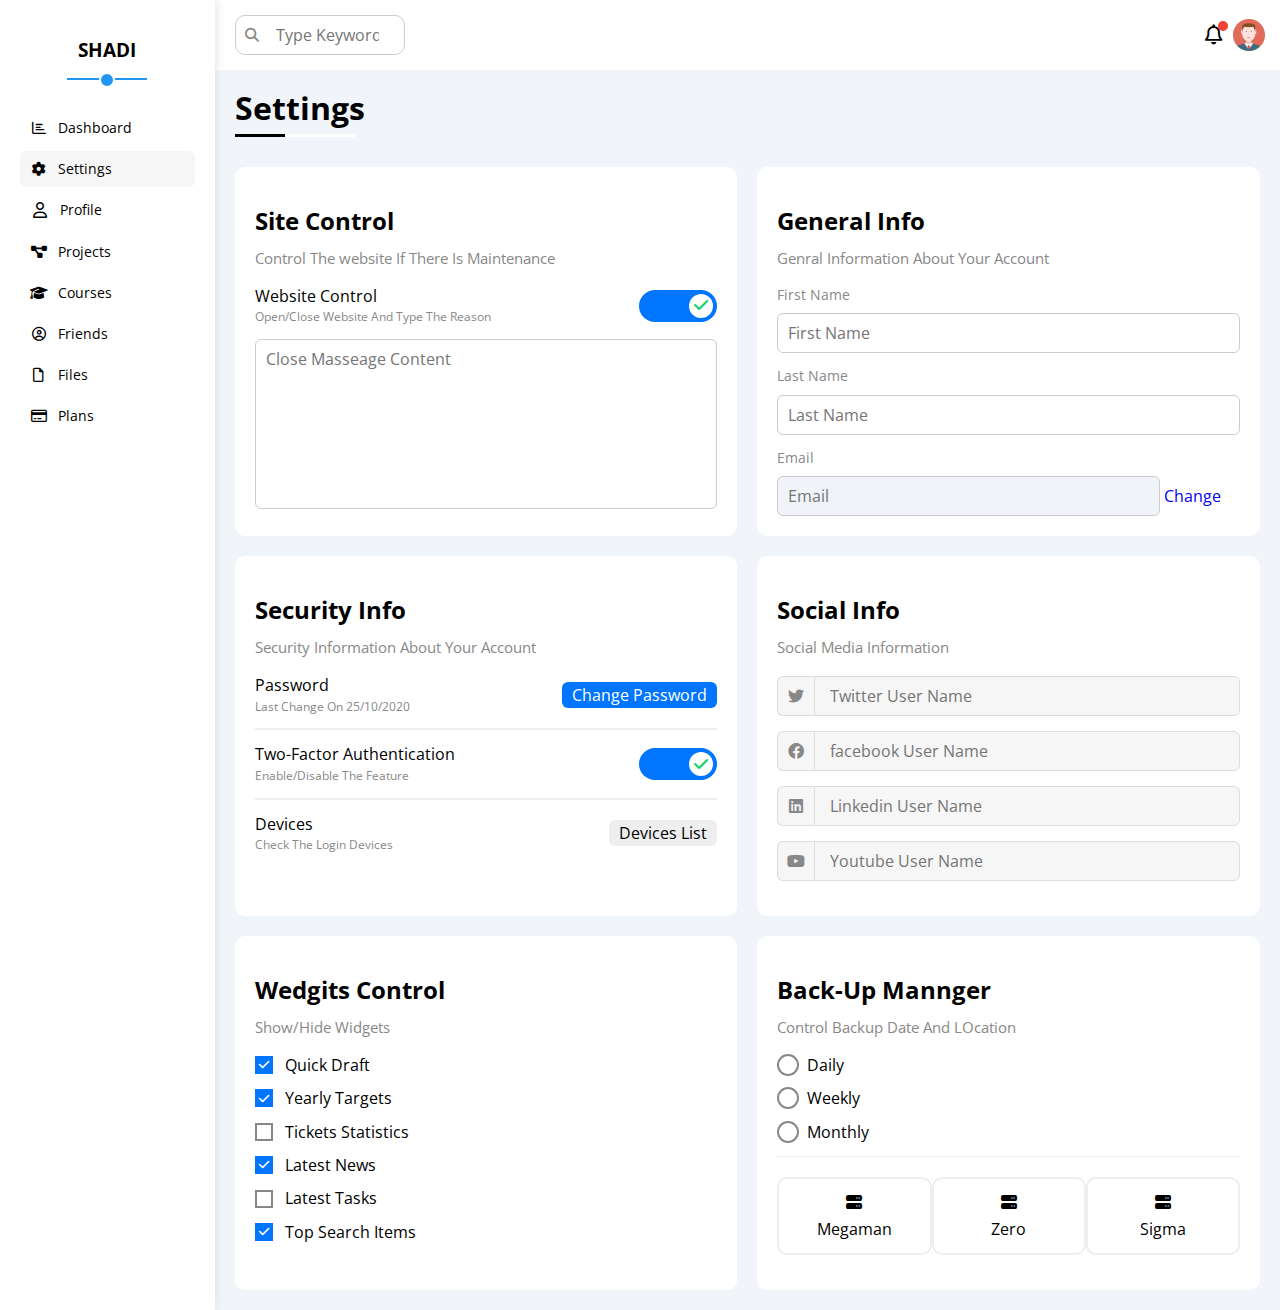
<file: settings.html>
<!DOCTYPE html>
<html lang="en">
<head>
    <meta charset="UTF-8">
    <meta http-equiv="X-UA-Compatible" content="IE=edge">
    <meta name="viewport" content="width=device-width, initial-scale=1.0">
        <!-- Normalize -->
        <link rel="stylesheet" href="css/normalize.css">

    <!-- Google Font -->
    <link rel="preconnect" href="https://fonts.googleapis.com">
    <link rel="preconnect" href="https://fonts.gstatic.com" crossorigin>
    <link href="https://fonts.googleapis.com/css2?family=Lora:wght@400;500;600;700&family=Open+Sans:ital,wght@0,300;0,400;0,700;0,800;1,300;1,400&family=Oswald:wght@200;300;400;500;600;700&family=PT+Sans:ital,wght@0,400;0,700;1,400;1,700&family=Poppins:wght@400;500;600;800;900&family=Work+Sans:wght@200;300;500;600;700;800&display=swap" rel="stylesheet">
     <!-- FontAwesome -->
     <link rel="stylesheet" href="css/all.min.css">
    <!-- Style For Pages -->
    <link rel="stylesheet" href="css/framework.css">
    <link rel="stylesheet" href="css/master.css">
    <title>Settings</title>
</head>
<body>
<div class="page d-flex" >
            <div class="sidebar bg-white  p-20 p-relative">
                <h3 class="p-relative text-c mt-0">SHADI</h3>
                <ul>
                    <li>
                        <a href="index.html" class=" d-flex align-center fs-14 c-black rad-6 p-10 mb-5">
                            <i class="fa-regular fa-chart-bar fa-fw"></i>
                            <span class="fs-14 ml-10 hide-mobile">Dashboard</span>
                        </a>
                    </li>
                    <li>
                        <a href="settings.html" class="active d-flex align-center fs-14 c-black rad-6 p-10 mb-5">
                            <i class="fa-solid  fa-gear fa-fw"></i>
                            <span class="fs-14 ml-10 hide-mobile">Settings</span>
                        </a>
                    </li>
                    <li>
                        <a href="profile.html" class=" d-flex align-center  c-black rad-6 p-10 mb-5">
                            <i class="fa-regular fa-user fa-fw"></i>
                            <span class="fs-14 ml-10 hide-mobile">Profile</span>
                        </a>
                    </li>
                    <li>
                        <a href="projects.html" class=" d-flex align-center fs-14 c-black rad-6 p-10 mb-5">
                            <i class="fa-solid fa-diagram-project fa-fw"></i>
                            <span class="fs-14 ml-10 hide-mobile">Projects</span>
                        </a>
                    </li>
                    <li>
                        <a href="courses.html" class=" d-flex align-center fs-14 c-black rad-6 p-10 mb-5">
                            <i class="fa-solid fa-graduation-cap fa-fw"></i>
                            <span class="fs-14 ml-10 hide-mobile">Courses</span>
                        </a>
                    </li>
                    <li>
                        <a href="friends.html" class=" d-flex align-center fs-14 c-black rad-6 p-10 mb-5">
                            <i class="fa-regular fa-circle-user fa-fw"></i>
                            <span class="fs-14 ml-10 hide-mobile">Friends</span>
                        </a>
                    </li>
                    <li>
                        <a href="files.html" class=" d-flex align-center fs-14 c-black rad-6 p-10 mb-5">
                            <i class="fa-regular fa-file fa-fw"></i>
                            <span class="fs-14 ml-10 hide-mobile">Files</span>
                        </a>
                    </li>
                    <li>
                        <a href="plans.html" class=" d-flex align-center fs-14 c-black rad-6 p-10 mb-5">
                            <i class="fa-regular fa-credit-card fa-fw"></i>
                            <span  class="fs-14 ml-10 hide-mobile">Plans</span>
                        </a>
                    </li>
                </ul>
            </div>
    <div class="content w-full">
            <!-- Start Head -->
            <div class="head bg-white p-15 between-flex">
                <div class="search p-relative">
                    <input type="search" placeholder="Type Keyword" class="p-10">
                </div>
                <div class="icons d-flex align-center">
                    <span class="notification ml-5 p-relative">
                        <i class="fa-regular fa-bell fa-lg"></i>
                    </span>
                    <img src="images/avatar.png" alt="">
                </div>
            </div>
            <!-- End Head -->
            <h1 class="p-relative">Settings</h1>
            <div class="settings-page m-20 d-grid gap-20">
                <!-- Start Settings Box -->
                <div class="p-20 bg-white rad-10">
                    <h2 class="mt-0 mb-10">Site Control</h2>
                    <p class="mt-0 mb-20 c-gray fs-15">Control The website If There Is Maintenance</p>
                    <div class="mb-15 between-flex">
                        <div>
                            <span>Website Control</span>
                            <p class="c-gray mt-5 mb-0 fs-12">Open/Close Website And Type The Reason</p>
                        </div>
                        <div>
                            <label >
                                <input type="checkbox" checked class="toggle-checkbox">
                                <div class="toggle-switch"></div>
                            </label>
                        </div>
                    </div>
                    <textarea class="close-message b-none  p-10 rad-6 d-block w-full resize-none" placeholder="Close Masseage Content"></textarea>
                </div>
                <!-- End Settings Box -->
                <!-- Start Settings Box -->
                <div class="p-20 bg-white rad-10">
                    <h2 class="mt-0 mb-10">General Info</h2>
                    <p class="mt-0 mb-20 c-gray fs-15">Genral Information About Your Account</p>
                    <div class="mb-15 ">
                    <label class="fs-14 c-gray d-block mb-10" for="first" >First Name</label>
                    <input class="b-none p-10 border-ccc rad-6 d-block w-full" type="text" id="first" placeholder="First Name"> 
                    </div>
                    <div class="mb-15 ">
                        <label class="fs-14 c-gray d-block mb-10" for="last" >Last Name</label>
                        <input class="b-none p-10 border-ccc rad-6 d-block w-full" type="text" id="last" placeholder="Last Name"> 
                    </div>
                    <div >
                        <label class="fs-14 c-gray d-block mb-10" for="email" >Email</label>
                        <input class="email b-none p-10 border-ccc rad-6 d-block w-full" type="email" id="email" placeholder="Email" disabled > 
                        <a href="#" class="blue">Change</a> 
                    </div>
    
                </div>
                <!-- End Settings Box -->
                <!-- Start Settings Box -->
                <div class="p-20 bg-white rad-10">
                    <h2 class="mt-0 mb-10">Security Info</h2>
                    <p class="mt-0 mb-20 c-gray fs-15">Security Information About Your Account</p>
                    <div class="sec-box mb-15 between-flex">
                        <div>
                            <span>Password</span>
                            <p class="c-gray mt-5 mb-0 fs-12">Last Change On 25/10/2020</p>
                        </div>
                        <a class="button bg-blue c-white btn-shape" href="#">Change Password</a>
                    </div>
                    <div class="sec-box mb-15 between-flex">
                        <div>
                            <span>Two-Factor Authentication</span>
                            <p class="c-gray mt-5 mb-0 fs-12">Enable/Disable The Feature</p>
                        </div>
                        
                        <label >
                            <input type="checkbox"checked  class="toggle-checkbox">
                            <div class="toggle-switch"></div>
                        </label>
                    </div>
                    <div class="sec-box between-flex">
                        <div>
                            <span>Devices</span>
                            <p class="c-gray mt-5 mb-0 fs-12">Check The Login Devices</p>
                        </div>
                        <a class="button bg-eee c-black btn-shape" href="#">Devices List</a>
                    </div>
                    
                </div>
                <!-- End Settings Box -->
                <!-- Start Settings Box -->
                <div class="social-boxes  p-20 bg-white rad-10">
                    <h2 class="mt-0 mb-10">Social Info</h2>
                    <p class="mt-0 mb-20 c-gray fs-15">Social Media Information</p>
                    <div class="d-flex align-center mb-15 ">
                        <i class="fa-brands fa-twitter center-flex c-gray"></i>
                        <input class="w-full" type="text" placeholder="Twitter User Name">
                    </div>
                    <div class="d-flex align-center mb-15 ">
                        <i class="fa-brands fa-facebook center-flex c-gray"></i>
                        <input class="w-full" type="text" placeholder="facebook User Name">
                    </div>
                    <div class="d-flex align-center mb-15 ">
                        <i class="fa-brands fa-linkedin center-flex c-gray"></i>
                        <input class="w-full" type="text" placeholder="Linkedin User Name">
                    </div>
                    <div class="d-flex align-center mb-15 ">
                        <i class="fa-brands fa-youtube center-flex c-gray"></i>
                        <input class="w-full" type="text" placeholder="Youtube User Name">
                    </div>
       
                        
                    
                </div>
                <!-- End Settings Box -->
                <!-- Start Settings Box -->
                <div class="widgets-control  p-20 bg-white rad-10">
                    <h2 class="mt-0 mb-10">Wedgits Control</h2>
                    <p class="mt-0 mb-20 c-gray fs-15">Show/Hide Widgets</p>
                    <div class="control d-flex align-center mb-15">
                        <input type="checkbox" checked  id="one">
                        <label for="one">Quick Draft</label>
                    </div>
                    <div class="control d-flex align-center mb-15">
                        <input type="checkbox" checked  id="tow">
                        <label for="tow">Yearly Targets</label>
                    </div>
                    <div class="control d-flex align-center mb-15">
                        <input type="checkbox"  id="three">
                        <label for="three">Tickets Statistics</label>
                    </div>
                    <div class="control d-flex align-center mb-15">
                        <input type="checkbox" checked  id="four">
                        <label for="four">Latest News</label>
                    </div>
                    <div class="control d-flex align-center mb-15">
                        <input type="checkbox"  id="five">
                        <label for="five">Latest Tasks</label>
                    </div>
                    <div class="control d-flex align-center mb-15">
                        <input type="checkbox" checked  id="six">
                        <label for="six">Top Search Items</label>
                    </div>
                </div>
                <!-- End Settings Box -->
                 <!-- Start Settings Box -->
                 <div class="backup-control  p-20 bg-white rad-10">
                    <h2 class="mt-0 mb-10">Back-Up Mannger</h2>
                    <p class="mt-0 mb-20 c-gray fs-15">Control Backup Date And LOcation</p>
                    <div class="date d-flex align-center mb-15">
                        <input type="radio" name="time"  id="daily">
                        <label for="daily">Daily</label>
                    </div>
                    <div class="date d-flex align-center mb-15">
                        <input type="radio" name="time"   id="weekly">
                        <label for="weekly">Weekly</label>
                    </div>
                    <div class="date d-flex align-center mb-15">
                        <input type="radio" name="time"   id="monthly">
                        <label for="monthly">Monthly</label>
                    </div>
                    <div class="servers d-flex align-center text-c">

                        <input type="radio" name="servers" id="server-one">
                        <div class="server mb-15 rad-10 w-full">
                            <label class="d-block m-15" for="server-one">
                                <i class="fa-solid fa-server d-block mb-10"></i>
                                Megaman
                            </label>
                        </div>
                                                
                        <input type="radio" name="servers" id="server-two">
                        <div class="server mb-15 rad-10 w-full">
                            <label class="d-block m-15" for="server-two">
                                <i class="fa-solid fa-server d-block mb-10"></i>
                                Zero
                            </label>
                        </div>
                                                
                        <input type="radio" name="servers" id="server-three">
                        <div class="server mb-15 rad-10 w-full">
                            <label class="d-block m-15" for="server-three">
                                <i class="fa-solid fa-server d-block mb-10"></i>
                                Sigma
                            </label>
                        </div>
                       
                    </div>
                </div>
                <!-- End Settings Box -->
            </div>
    </div>
</div>
        
    
</body>
</html>
</file>
<file: css/framework.css>
/* Start Root */
:root{
    --main-transition: all 0.3s;
    --background-color-hover:#f6f6f6;
    --Elzero-color:#2196f3;
    --blue-color:#0075ff;
    --blue-alt-color:#0d69d5;
    --orange-color:#f59e0b;
    --red-color:#f44336;
    --gray-color:#888;
    --green-color:#16d16a;
}
/* End Root */
/************/
/* Start Box Flex & grid */

.d-flex{
    display: flex;
}
.f-wrap{
    flex-wrap: wrap;
}
.align-center{
    align-items: center;
}
.justify-center{
    justify-content: center;
}
.space-between{
    justify-content: space-between;
}
.gap-20{
    gap: 20px;
}
.gap-40{
    gap: 40px;
}
.d-grid{
    display: grid;
}





.d-block{
    display: block;
}
@media (max-width:767px){
    .block-mobile{
        display: block;
    }
}
/* End Box Flex & grid */
/********/
/* start Padding + Margin +width +height */
.p-10{
    padding: 10px;
}
.p-15{
    padding: 15px;
}
.p-20{
    padding: 20px;
}
.pt-10{
    padding-top: 10px;
}
.pb-10{
    padding-bottom: 10px;
}
.pt-15{
    padding-top: 15px;
}
.pb-15{
    padding-bottom: 15px;
}
.pl-15{
    padding-left: 15px;
}
.pt-20{
    padding-top: 20px;
}
.m-0{
    margin: 0;
}
.mb-0{
    margin-bottom: 0;
}
.m-15{
    margin: 15px;
}
.m-20{
    margin: 20px;
}
.mt-5{
    margin-top: 5px;
}
.mb-5{
    margin-bottom: 5px;
}
.ml-5{
    margin-left: 5px;
}
.mt-10{
    margin-top: 10px;
}
.mr-10{
    margin-right: 10px;
}
.mb-10{
    margin-bottom: 10px;
}
.ml-10{
    margin-left: 10px;
}
.mt-15{
    margin-top: 15px;
}
.mr-15{
    margin-right: 15px;
}
.mb-15{
    margin-bottom: 15px;
}
.mt-20{
    margin-top: 20px;
}
.ml-20{
    margin-left: 20px;
}
.mb-20{
    margin-bottom: 20px;
}
.mt-25 {
    margin-top: 25px;
}
.mb-25{
    margin-bottom: 25px;
}
.w-100{
    width: 100px;
}
.w-full{
    width: 100%;
}
.w-fit{
    width: fit-content;
}
.h-100{
    height: 100px;
}
.h-full{
    height: 100%;
}
/*********/
/* Start Background and color */
.c-black{
    color: black;
}
.c-gray{
    color: var(--gray-color);
}
.c-white{
    color: white;
}
.c-blue{
    color: var(--blue-color);
}
.c-orange{
    color:var(--orange-color)
}
.c-green{
    color: var(--green-color);
}
.c-red{
    color: var(--red-color);
}
.bg-white{
    background-color: white;
}
.bg-eee{
    background-color: #eee;
}
.bg-blue{
    background-color: var(--blue-color);
}
.bg-orange{
    background-color: var(--orange-color);
}
.bg-blue{
    background-color: var(--blue-color);
}
.bg-green{
    background-color: var(--green-color);
}
.bg-red{
    background-color: var(--red-color);
}
/* End Background and color */
/*********/

/*Start Position */
.p-relative{
    position: relative;
}
.p-absolute{
    position: absolute;
}
/* End Position */
/*********/
/* Start Font */
.text-c{
    text-align: center;
}
@media (max-width:767px){
    .text-c-mobile{
        text-align: center;
    }
}
.fw-bold{
    font-weight: bold;
}
.fs-12{
    font-size: 12px;
}
.fs-13{
    font-size: 13px;
}
.fs-14 {
    font-size: 14px;
}
.fs-15{
    font-size: 15px;
}
.fs-25{
    font-size: 25px;
}
/* End Font */
/*********/
/* Start Border + Border-raduis */
.resize-none{
    resize: none;
}
.b-none{
    border: none;
}
.border-ccc{
    border: 1px solid #ccc;
}
.border-eee{
    border: 1px solid #eee;
}
.rad-6{
    border-radius: 6px;
}
.rad-10{
    border-radius: 10px;
}
.rad-half{
    border-radius: 50%;
}
/* Start Border + Border-raduis */
/*********/
/* MEdia */
@media (max-width:767px){
    .hide-mobile{
       display: none;
    }
}

/*********/
/* Start Component */
.between-flex{
    display: flex;
    align-items: center;
    justify-content: space-between;
}
.center-flex{
    display: flex;
    align-items: center;
    justify-content: center;
}
.btn-shape{
    padding:4px 10px ;
    border-radius: 6px;
}
/* End Component */
</file>
<file: css/master.css>
/* Start Root */
:root{
    --main-transition: all 0.3s;
    --background-color-hover:#f6f6f6;
    --Elzero-color:#2196f3;
    --blue-color:#0075ff;
    --blue-alt-color:#0d69d5;
    --orange-color:#f59e0b;
    --red-color:#f44336;
    --gray-color:#888;
    --green-color:#16d16a;
}
/* End Root */
/*Start Toggle */
.toggle-checkbox{
    appearance: none;
    display: none;
}
.toggle-switch{
    background-color: #ccc;
    width: 78px;
    height: 32px;
    border-radius: 16px;
    position: relative;
    transition: var(--main-transition);
    cursor: pointer;
}
.toggle-switch::before{
    font-family: var(--fa-style-family-classic);
    font-weight: 900;
    content: "\f00d";
    position: absolute;
    background-color: white;
    width: 24px;
    height: 24px;
    border-radius: 50%;
    left:4px;
    top: 4px;
    display: flex;
    align-items: center;
    justify-content: center;
    color: #ccc;
    transition: var(--main-transition);
}
.toggle-checkbox:checked + .toggle-switch{
    background-color: var(--blue-color);
}
.toggle-checkbox:checked + .toggle-switch::before{
   left: 50px;
   content: "\f00c";
   color: var(--green-color);
}
/* End Toggle */
::-webkit-scrollbar{
    width: 15px;
}
::-webkit-scrollbar-track{
    background-color: white;
}
::-webkit-scrollbar-thumb{

    background-color: var(--blue-color);
}
::-webkit-scrollbar-thumb:hover{
    background-color: var(--blue-alt-color);
}
*{
    box-sizing: border-box;
}
body{
    margin: 0;
    font-family: "Open Sans",sans-serif;
}
:focus{
    outline: none;
}
a{
    text-decoration: none;
}
ul{
    list-style: none;
    padding: 0;
}
.page{
    background-color: #f1f5f9;
    min-height: 100vh;
}
.content{
    overflow: hidden;
}
/* Start sidebar */
.sidebar{
    width: 250px;
    box-shadow:0 0 10px #ddd ;
}
.sidebar h3{
    margin-bottom: 50px;
    word-wrap: wrap;
}
@media (min-width:768px){
    .sidebar > h3::before,.sidebar > h3::after{
        content: "";
        background-color: #2196f3;
        position: absolute;
        left: 50%;
        transform: translateX(-50%);
    }
    .sidebar > h3::before{
        bottom: -20px;
        width: 80px;
        height: 2px;
    }
    .sidebar > h3::after{ 
        border-radius: 50%;
        width: 12px;
        height: 12px;
        border: 2px solid white;
        bottom: -27.5px;
       
    }
}

.sidebar ul li a{
    transition: var(--main-transition);
}
.sidebar ul li a:hover,
.sidebar ul li a.active
{
    background-color: var(--background-color-hover);
}
@media (max-width:767px){
    .sidebar{
        width: 58px;
        padding: 10px;
    }
    .sidebar > h3{
        font-size: 13px;
        margin-bottom: 15px;
    }
   
}
/* End sidebar */
/* Start Content */
.conrent{
        overflow: hidden;
}
.content .search::before{
    font-family: var(--fa-style-family-classic);
    content: "\f002";
    font-weight: 900;
    position: absolute;
    left: 15px;
    top: 50%;
    transform: translateY(-50%);
    font-size: 14px;
    color:var(--gray-color);
}
.content .search input[type="search"]{
   border: 1px solid #ccc;
   margin-left: 5px;
   padding-left: 40px;
   width: 170px;
   border-radius: 10px;
   transition: 0.3s;
}
.content .search input[type="search"]:focus{
   width: 200px;
}
.content .search input[type="search"]:focus::placeholder{
    opacity: 0;
}
@media(min-width:768px){
    .content .search input[type="search"]:focus{
        width: 400px;
     }
}
.head .icons .notification::before{
    content: "";
    position: absolute;
    width: 10px;
    height: 10px;
    background-color: var(--red-color);
    border-radius: 50%;
    right: -5px;
    top: -5px;
}
.head .icons img{
    width: 32px;
    height: 32px;
    margin-left: 10px;
}
.page h1{
    margin: 20px 20px 40px;
}
.page h1::before,
.page h1::after{
    content: "";
    position: absolute;
    height: 3px;
    bottom: -10px;
    left: 0;
}   
.page h1::before{
    background-color: white;
    width: 120px;
}
.page h1::after{
    background: black;
    width: 50px;
}
.wrapper{
    grid-template-columns: repeat(auto-fill,minmax(400px,1fr));
    margin-left: 20px;
    margin-right: 20px;
    margin-bottom: 20px;
}
@media (max-width:767px){
    .wrapper{
        grid-template-columns: minmax(200px,1fr);
        margin-left: 10px;
        margin-right: 10px;
        gap: 10px;
    }
}
/* End Content */
/* Start Welcome widget */
.welcome{
    overflow: hidden;
}
.welcome .intro img{
    width: 200px;
    margin-bottom: -20px;
}

.welcome .avatar{
    width: 64px;
    height: 64px;
    border: 2px solid white;
    border-radius: 50%;
    padding: 2px;
    box-shadow:0 0 5px #ddd ;
    margin-left: 20px;
    margin-top:-32px ;
}
.welcome .body > div{
    flex: 1;
}
.welcome .visit {
    margin: 0 15px 15px auto;
    transition: var(--main-transition);
}
.welcome .visit:hover{
    background-color: var(--blue-alt-color);
}
@media (max-width:767px){
    .welcome .intro{
        padding-bottom: 30px;
    }
    .welcome .avatar{
        margin-left: 0;
    }
    .welcome .body > div:not(:last-child){
        margin-bottom: 20px;
    }
}
/* End Welcome widget */
/* Start Quick Draft Widget */
.quick-draft textarea{
    height: 150px;
    resize: none;
}
.quick-draft input[type="submit"]{
    margin-left: auto;
    cursor: pointer;
    transition: var(--main-transition);
}
.quick-draft input[type="submit"]:hover{
    background-color: var(--blue-alt-color);
}
/* End Quick Draft Widget */
/* Start Target */
.target .target-row .icon{
    width: 80px;
    height: 80px;
    border-radius: 90%;
    margin-bottom: 15px;
   
}
.target .details{
    flex: 1;
}
.target .details .progress{
    height: 4px;
    
}
.target .details .progress > span{
    position: absolute;
    left: 0;
    top: 0;
    height: 100%;
}
.target .details .progress > span span{
    position: absolute;
    bottom: 16px;
    right: -16px;
   padding: 2px 5px;
   border-radius: 6px;
   font-size: 12px;
}
.target .details .progress > span span::after{
    content: "";
    position: absolute;
    left: 50%;
    transform: translateX(-50%);
    border-style: solid;
    border-width: 5px;
    bottom: -9px;
}
.target .details .progress > .blue span::after{
    border-color: var(--blue-color) transparent transparent transparent;
}
.target .details .progress > .orange span::after{
    border-color:var(--orange-color) transparent transparent transparent;
}
.target .details .progress > .green span::after{
    border-color:var(--green-color) transparent transparent transparent;
}
.blue .icon,
.blue .progress{
    background-color:rgb(0 117 255 / 20%);
}
.orange .icon,
.orange .progress{
    background-color:rgb(245 158 11 / 20%);
}
.green .icon,
.green .progress{
    background-color:rgb(34 197 94 / 20%);
}
/* End Target */
/* Start Tickets */
.tickets .box{
    border: 1px solid #ccc;
    width: calc(50% - 10px);
}
@media(max-width:767px){
    .tickets .box{
        width: 100%;
    }
}
/* End Tickets */
/*Start latest News */
.latest-news .news-row:not(:last-of-type){
    margin-bottom: 20px;
    padding-bottom: 20px;
    border-bottom: 1px solid #eee;
}
.latest-news .news-row img{
    width: 100px;
    margin-right: 15px;
    border-radius: 6px;
}
.latest-news .info{
    flex-grow: 1;
}
.latest-news .info h3{
    margin: 0 0 6px;
}
.latest-news .news-row .lable{
    margin: 10px auto;
    width: fit-content;
    font-size: 12;
}
/*End latest News */
/* Start Tasks */
.tasks .task-row:not(:last-of-type){
    margin-bottom: 15px;
    padding-bottom: 15px;
    border-top: 1px sold #eee;
}
.tasks .info{
    flex:1;
}
.tasks .done{
    opacity: 0.3;
}
.tasks .done h3,
.tasks .done{
    text-decoration: line-through;
}
.tasks .delete{
    cursor: pointer;
    transition: var(--main-transition);
}
.tasks .delete:hover{
    color: var(--red-color);
}
/* End Tasks */
/* Start Latest Upload */
.latest-uploads ul li{
    margin-top: 20px;
    border-top: 1px solid #eee;
}
.latest-uploads ul li img{
    width: 40px;
    height: 40px;
}

/* End Latest Upload */
/* Start Last Project */
.last-project ul::before{
    content: "";
    position: absolute;
    left: 11px;
    width: 2px;
    height: 100%;
    background-color: var(--blue-color);
}
.last-project ul li::before{
    content: "";
    width: 20px;
    height: 20px;
    display: block;
    border-radius: 50%;
    background-color: white;
    border: 2px solid white;
    outline: 2px solid var(--blue-color);
    margin-right: 15px;
    z-index: 1;
}
.last-project ul li.done::before{
    content: "";
    background-color: var(--blue-alt-color);
    
}
.last-project ul li.current::before{
    animation: change-color 0.8s infinite alternate;
}
.last-project .launch-icon{
    position: absolute;
    width:160px;
    right: 0;
    bottom: 0;
    opacity: 0.3;
}


/*End Last Project*/

/* Start Reminders */
.reminders ul li .key{
    width: 15px;
    height: 15px;
}
.reminders ul li > .blue{
    border-left: 2px solid var(--blue-color);
}
.reminders ul li > .orange{
    border-left: 2px solid var(--orange-color);
}
.reminders ul li > .green{
    border-left: 2px solid var(--green-color);
}
.reminders ul li > .red{
    border-left: 2px solid var(--red-color);
}
/* End Reminders */
/* Star Latest post */
.latest-post .avatar{
    width: 64px;
    height: 64px;
}
.latest-post .post-content{
    line-height: 1.8;
    text-transform: capitalize;
    border-top: 1px solid #eee;
    border-bottom: 1px solid #eee;
    min-height: 140px;
    background-color: #FaF7f7;
}
/* Star Latest post */
/* Start Social Media */
.social-media .box{
    padding-left: 70px;

}
.social-media .box i{
    position: absolute;
    left: 0;
    top: 0;
    width: 52px;
    transition: var(--main-transition);
}
.social-media .box i:hover{
    transform: rotate(5deg);
}
.social-media .facebook{
    background-color: rgb(24 119 242 / 20%);
    color: #1877f2;
}
.social-media .facebook i,
.social-media .facebook a{
    background-color: #1877f2;
}
.social-media .instagram{
    background-color: rgb(193 53 132 / 20%);
    color: #c13584;
}
.social-media .instagram i,
.social-media .instagram a{
    background-color: #c13584;
}
.social-media .whatsapp{
    background-color: rgb(18 140 126 / 20%);
    color: #128c7e;
}
.social-media .whatsapp i,
.social-media .whatsapp a
{
    background-color:#128c7e ;
    
}
.social-media .mail{
    background-color: rgb(255 169 48 / 20%);;
    color: #ffa930;
}
.social-media .mail i,
.social-media .mail a
{
    background-color:#ffa930 ;
    
}
/* End Social Media */
/* Start Projects Page Table */
.projects .responsive-table{
    overflow-x: auto;

}
.projects table{
    min-width: 1000px;
    border-spacing: 0;
}
.projects table td{
    padding: 15px;
}
.projects table thead td{
    background-color: #eee;
    font-weight: bold;
}
.projects table tbody td{
    border-bottom: 1px solid #eee;
    border-left: 1px solid #eee;
    transition: var(--main-transition);
}
.projects table tbody tr td:last-child{
    border-right: 1px solid #eee;
}
.projects table tbody tr:hover td{
    background-color: #faf7f7;
}
.projects table img{
    width: 32px;
    height: 32px;
    border-radius: 50%;
    padding: 2px;
    background-color: white;
}
.projects table img:not(:first-child){
    margin-left: -16px;
}
/* End Projects Page Table */
/* Start Settings Page*/
.settings-page{
    grid-template-columns: repeat(auto-fill , minmax(450px , 1fr));
}

@media (max-width:767px){
    .settings-page{
    grid-template-columns: repeat(auto-fill , minmax(250px , 1fr));
    margin-left: 10px;
    margin-right: 10px;
    gap: 10px;
}
}
.settings-page :disabled{
    cursor: no-drop;
    background-color: #f0f4f8;
    color: #eee;
}
.settings-page .close-message{
    border: 1px solid #ccc;
    min-height: 170px;
}
.settings-page .email{
    display: inline-flex;
    width: calc(100% - 80px);
}
.settings-page .sec-box{
    padding-bottom: 15px;
}
.settings-page .sec-box:not(:last-of-type){
    border-bottom: 2px solid #eee;
}
.settings-page .sec-box .button{
    transition: var(--main-transition);
}
.settings-page .sec-box .button:hover{
    background-color: var(--blue-alt-color);
}
.settings-page .social-boxes i{
    width: 40px;
    height: 40px;
    background-color: #f6f6f6;
    border: 1px solid #ddd;
    border-right: none;
    border-radius: 6px 0 0 6px;
    transition: var(--main-transition);
}
.settings-page .social-boxes input{
    height: 40px;
    background-color: #f6f6f6;
    border:1px solid #ddd ;
    padding-left: 15px;
    border-radius: 0 6px 6px 0;
}
.settings-page .social-boxes > div:focus-within i{
   color: black;
}
.widgets-control .control input[type="checkbox"]{
   -webkit-appearance: none;
    appearance: none;
    display: none;
}
.widgets-control .control label{
    padding-left: 30px;
    cursor: pointer;
    position: relative;
}
.widgets-control .control label::after,
.widgets-control .control label::before
{
    position: absolute;
    left: 0;
    top: 50%;
    margin-top: -9px;
}
.widgets-control .control label::before{
    content: "";
    width: 14px;
    height: 14px;
    border: 2px solid var(--gray-color);
    transition: var(--main-transition);
}
.widgets-control .control label:hover::before{
    border-color: var(--blue-alt-color);
}
.widgets-control .control label::after{
    font-family: var(--fa-style-family-classic);
    content: "\f00c";
    font-weight: 900;
    background-color: var(--blue-color);
    color: white;
    font-size: 12px;
    width: 18px;
    height: 18px;
    display: flex;
    justify-content: center;
    align-items: center;
    transition: var(--main-transition);
    transform: scale(0) rotate(360deg);
}
.widgets-control .control input[type="checkbox"]:checked + label::after{
    transform: scale(1);
}
.backup-control input[type="radio"]{
    -webkit-appearance: none;
    appearance: none;
    display: none;
}
.backup-control .date label{
    padding-left: 30px;
    cursor: pointer;
    position: relative;
}
.backup-control .date label::before,
.backup-control .date label::after
{
    position: absolute;
    left: 0;
    top: 50%;
    margin-top: -11px;
    border-radius: 50%;
}
.backup-control .date label::before{
    content: "";
    width: 18px;
    height: 18px;
    border: 2px solid var(--gray-color);
    border-radius: 50%;
    transition: var(--main-transition);
}
.backup-control .date label::after{
    content: "";
    background-color: var(--blue-color);
    color: white;
    font-size: 12px;
    width: 12px;
    height: 12px;
    left: 5px;
    margin-top:-6px;
    transform: scale(0);
    transition: var(--main-transition);
}
.backup-control .date input[type="radio"]:checked + label::before {
    border-color:var(--blue-color) ;
}
.backup-control .date input[type="radio"]:checked + label::after {
    transform: scale(1) ;
}
.backup-control .servers{
    border-top: 1px solid #eee;
    padding-top:20px ;
}
@media (max-width:767px){
    .backup-control .servers{
        flex-wrap: wrap;
    }
}
.backup-control .servers .server{
    border: 2px solid #eee ;
    position: relative;
}
.backup-control .servers .server label{
    cursor: pointer;
}
.backup-control .servers input[type=radio]:checked + .server{
    border-color: var(--blue-color);
}
/* End Settings Page */
/* Start Profile Page */
@media (max-width:767px){
    .profile-page .overview{
        flex-direction: column;
    }
    .profile-page .info-box .box {
        justify-content: center;
    }
}
@media (min-width:768px) {
    .profile-page .avatar-box{
        width: 300px;
        border-right: 1px solid #eee;
    }
   
}
.profile-page .avatar-box > img{
    width: 120px;
    height: 120px;
    
}

.profile-page .avatar-box .level{
    height: 6px;
    overflow: hidden;
    margin: auto;
    width: 70%;
}
.profile-page .avatar-box .level span{
    position: absolute;
    top: 0;
    left: 0;
    height: 100%;
    background-color: var(--blue-color);
}
.profile-page .info-box .box{
    flex-wrap: wrap;
    border-bottom: 1px solid #eee;
    transition: var(--main-transition);
}
.profile-page .info-box .box:hover{
    background-color: #f9f9f9;
}
.profile-page .info-box .box > div{
    min-width: 250px;
}
.profile-page .info-box h4{
    font-weight: normal;
}
.profile-page .toggle-switch{
    height: 20px;
}
@media (max-width:767px) {
    .profile-page .toggle-switch{
        margin: auto;
    }
}
.profile-page .toggle-switch::before{
    width: 12px;
    height: 12px;
    font-size: 8px;
}
.profile-page .info-box .toggle-checkbox:checked + .profile-page .toggle-switch::before{
    left: 62px;
}
@media (max-width:767px){
    .profile-page .other-data{
        flex-direction: column;
    }
}
.profile-page .skills-card{
    flex-grow: 1;
}

.profile-page .skills-card ul li{
    padding: 15px 0;
}
.profile-page .skills-card ul li:not(:last-child){
    border-bottom: 1px solid #eee;
}
.profile-page .skills-card ul li span{
    display: inline-flex;
    padding: 10px;
    background-color:#eee;
    border-radius: 6px;
    font-size: 14px;
    
}
.profile-page .skills-card ul li span:not(:last-child){
    margin-right: 5px;
}
.profile-page .other-data .activities{
    flex-grow: 2;
}
.profile-page .activities .activity{
    padding: 20px;
}
.profile-page .activities .activity:not(:last-child){
    border-bottom: 1px solid #eee;
    
    margin-bottom: 20px;
}
.profile-page .activity img{
    width: 64px;
    height: 64px;
    border-radius: 50%;
}
@media (min-width:768px){
    .profile-page .activity .date{
        margin-left: auto;
        text-align: right;
    }
    .profile-page .activity img{
        margin-right: 10px;
    }
}
@media (max-width:767px){
    .profile-page .activity {
       flex-direction: column;
    }
    .profile-page .activity img{
       margin-bottom: 20px;
    }
    .profile-page .activity .date{
       margin-top: 15px;
    }
}
/* End Profile Page */
/* Start Projects Page */
.projects-page{
    grid-template-columns:repeat(auto-fill,minmax(500px,1fr));

}
@media(max-width:767px){
    .projects-page{
        grid-template-columns:repeat(auto-fill,minmax(200px,1fr));
        margin-left: 10px;
        margin-right: 10px;
        gap: 10;
        
    }
}
.projects-page .project .date{
    position: absolute;
    right: 10px;
    top: 10px;
}
.projects-page .project h4{
    font-weight: normal;
}
.projects-page .project .team{
    position: relative;
    min-height: 80px;
}
.projects-page .project .team a{
    position: absolute;
    left: 0;
    bottom: 0;
}
.projects-page .project .team a:nth-child(2){
    left: 25px;
}
.projects-page .project .team a:nth-child(3){
    left: 50px;
}
.projects-page .project .team a:nth-child(4){
    left: 75px;
}
.projects-page .project .team a:nth-child(5){
    left: 100px;
}
.projects-page .project .team a:hover{
    z-index: 10;
}
.projects-page .project .team a img{
    width: 40px;
    height: 40px;
    border-radius: 50%;
    border: 2px solid white;
}
.projects-page .project .do{
    justify-content: flex-end;
    border-top: 1px solid #eee;
    padding-top: 15px;
    margin-top: 15px;
}
@media (max-width:767px){
    .projects-page .project .do{
        flex-direction: column;
    }
}
.projects-page .project .do span{
    padding: 3px 8px;
    margin-left:5px ;
    width: fit-content;
}
@media (max-width:767px){
    .projects-page .project .do span:not(:last-child){
        margin-bottom: 10px;
    }
}
.projects-page .project  .info{
    border-top: 1px solid #eee;
    margin-top: 15px;
    padding-top: 15px;
}
@media (max-width:767px){
    .projects-page .project  .info{
       flex-direction: column;
       gap: 15px;
    }
}
.projects-page .project .prog{
    height: 8px;
    width: 70%;
    position: relative;
}
.projects-page .project .prog span{
    position: absolute;
    left: 0;
    top: 0;
    height: 100%;
    border-radius: 6px;
}
/* End Projects Page */
/* Start Courses Page*/
.courses-page{
    grid-template-columns:repeat(auto-fill,minmax(300px,1fr));
}
@media (max-width:767px) {
    .courses-page{
        grid-template-columns:repeat(auto-fill,minmax(200px,1fr));
        margin-left: 10px;
        margin-right: 10px;
        gap: 10;
    }
}
.courses-page .course{
    overflow: hidden;
}
.courses-page .course > div:not(:last-child){
  min-height: 140px;
}
.courses-page .course .cover{
    max-width: 100%;
}
.courses-page .course .instructor{
    position: absolute;
    width: 64px;
    height: 64px;
    border-radius: 50%;
    top: 20px;
    left: 20px;
    border: 2px solid white;
}
.courses-page .course .description{
        line-height: 1.5;
}
.courses-page .course .info{
    border-top: 1px solid #eee;
    font-size: 13px;
}
.courses-page .course .info .title{
    position: absolute;
    left: 50%;
    transform: translateX(-50%);
    font-size: 13px;
    top: -13px;
}
/* End Courses Page */
/* Start Friends Page*/
.friends-page{
    grid-template-columns:repeat(auto-fill,minmax(300px,1fr));
}
@media (max-width:767px) {
    .friends-page{
        grid-template-columns:repeat(auto-fill,minmax(200px,1fr));
        margin-left: 10px;
        margin-right: 10px;
        gap: 10;
    }
}
.friends-page .contact{
    position: absolute;
    left: 5px;
    top: 10px;
}
.friends-page .contact i{
    background-color: #eee;
    padding: 10px;
    border-radius: 50%;
    color: #666;
    cursor: pointer;
    transition: var(--main-transition);
}
.friends-page .contact i1:hover{
    background-color: var(--blue-color);
    color: white;
}
.friends-page .friend .icons{
    border-top: 1px solid #eee;
    border-bottom: 1px solid #eee;
    margin-top: 10px;
    margin-bottom: 15px;
    padding-top: 15px;
    padding-bottom: 15px;
}
.friends-page .friend .icons i{
    margin-right: 5px;
}
.friends-page .friend .icons .vip{
    position: absolute;
    right: 0;
    top: 50%;
    transform: translateX(-50%);
    font-size: 40px;
    opacity: 0.5;
}
/* End Friends Page*/
/* Start Files PAge */
.files-page{
    align-items: flex-start;
    flex-direction: row-reverse;
}
@media (max-width:767px) {
    .files-page {
      flex-direction: column;
      align-items: normal;
       
    }
}
.files-page .files-stats{
    min-width: 260px;
}
.files-page .files-stats .icon{
    width: 40px;
    height: 40px;
    margin-right: 10px;
}
.files-page .files-stats .size{
    margin-left: auto;
}
.files-page .files-stats .blue{
    background-color:rgb(0 117 255 / 20%);
}

.files-page .files-stats .green{
    background-color: rgb(22 209 106 / 20%);
}
.files-page .files-stats .red{
    background-color: rgb(244 67 54 / 20%);
}
.files-page .files-stats .orange{
    background-color: rgb(245 158 11 / 20%);
}
.files-page .files-stats .upload{
    margin:15px auto 0; 
    padding: 5px;
    transition: var(--main-transition);
}
.files-page .files-stats .upload:hover{
    background-color: var(--blue-alt-color);
}

.files-page .files-stats .upload:hover i{
    animation: go-up 0.8s infinite;
}
.files-page .files-content{
flex-grow: 1;
grid-template-columns: repeat(auto-fill,minmax(200px,1fr));
}
.files-page .files-content img{
    width: 64px;
    height: 64px;
    transition: var(--main-transition);
}
.files-page .files-content .file:hover img{
    transform: rotate(5deg);
}
.files-page .files-content .file .info{
    border-top:1px solid #eee ;
}
/* End Files Page */
/* Start Plans Page */
.plans-page{
    grid-template-columns:repeat(auto-fill,minmax(450px,1fr));
}
@media (max-width:767px) {
    .plans-page{
        grid-template-columns:repeat(auto-fill,minmax(250px,1fr));
        margin-left: 10px;
        margin-right: 10px;
        gap: 10;
    }
}
.plans-page .plan .top{
    border: 3px solid white;
    outline: 3px solid transparent;
}
.plans-page .plan.green .top{
    outline-color: var(--green-color);
}
.plans-page .plan.blue .top{
    outline-color: var(--blue-color);
}
.plans-page .plan.orange .top{
    outline-color: var(--orange-color);
}
.plans-page .plan .price{
    position: relative;
    font-size: 40px;
    width: fit-content;
    margin: auto;
}
.plans-page .plan .price span{
    position: absolute;
    left: -20px;
    top: 0px;
    font-size: 25px;
}
.plans-page .plan ul li{
    padding: 15px 0;
    display: flex;
    font-size: 15px;
    align-items: center;
    justify-content: space-between;
    border-bottom: 1px solid #EEE;
}
.plans-page .plan ul li .yes{
    color: var(--green-color);
    margin-right:5px ;
}
.plans-page .plan ul li i:not(.yes , .help){
    color: var(--red-color);
    margin-right:5px ;
}
.plans-page .plan ul li:first-child{
    font-size: 18px;
    
}
.plans-page .plan ul li .help{
    color: var(--gray-color);
    margin-left: auto;
    cursor: pointer;
}
/* End Plans Page */
/* Start Animation */ 
@keyframes change-color {
    from{
        background-color: var(--blue-color);
    }
    to{
        background-color: white;
    }
}
@keyframes go-up {
    0%{
        transform: translateY(0);
    }
    50%{
        transform: translateY(-5px);
    }
    100%{
        transform: translateY(0);
    }
}
</file>
